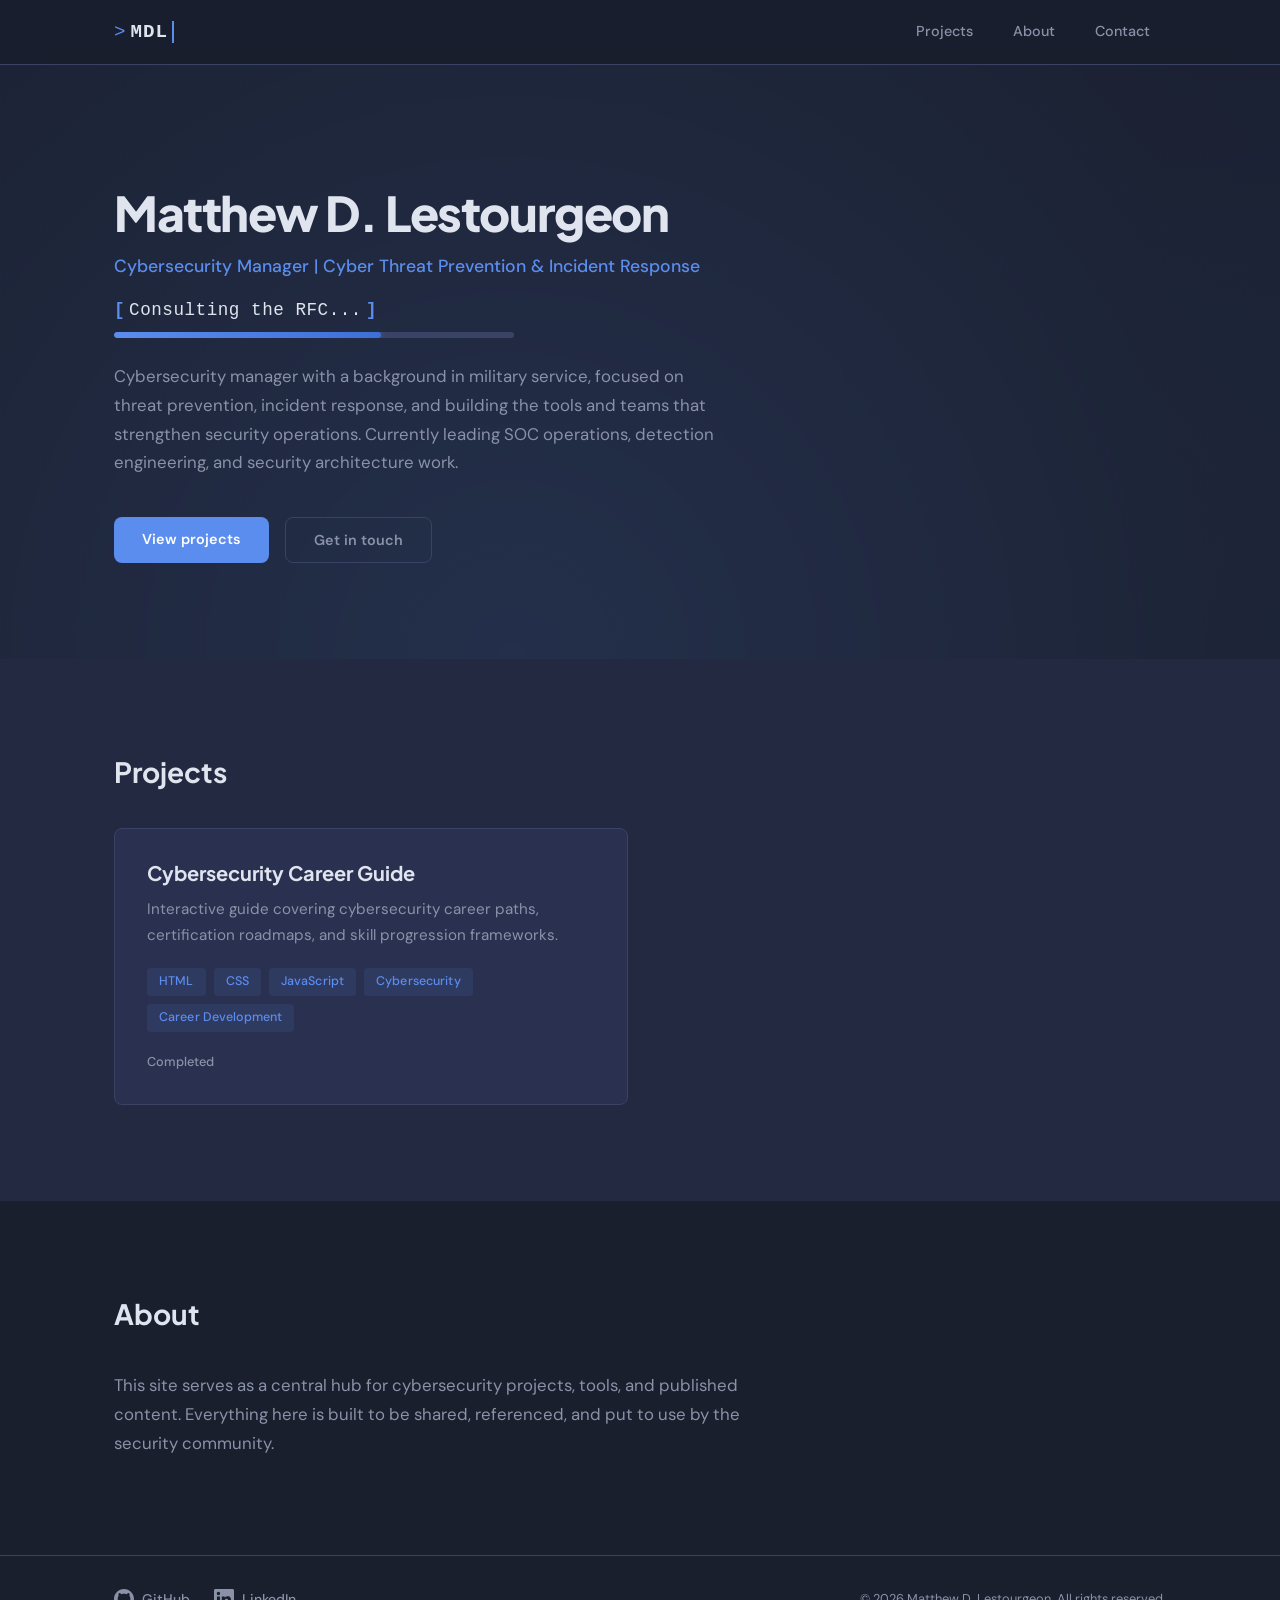
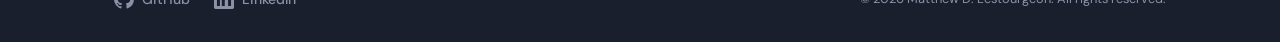
<file: index.html>
<!DOCTYPE html>
<html lang="en">
<head>
    <meta charset="UTF-8">
    <meta name="viewport" content="width=device-width, initial-scale=1.0">
    <title>Matthew D. Lestourgeon | Cybersecurity Manager</title>
    <meta name="description" content="Cybersecurity manager focused on threat prevention, incident response, detection engineering, and security tooling. Builder of tools and teams.">
    <meta property="og:title" content="Matthew D. Lestourgeon | Cybersecurity Manager">
    <meta property="og:description" content="Cybersecurity leader. Builder of tools and teams.">
    <meta property="og:type" content="website">
    <link rel="icon" href="data:image/svg+xml,<svg xmlns='http://www.w3.org/2000/svg' viewBox='0 0 100 100'><rect width='100' height='100' rx='12' fill='%235b8def'/><text x='50' y='68' font-family='sans-serif' font-size='48' font-weight='700' fill='%23fff' text-anchor='middle'>ML</text></svg>">
    <link rel="preconnect" href="https://fonts.googleapis.com">
    <link rel="preconnect" href="https://fonts.gstatic.com" crossorigin>
    <link href="https://fonts.googleapis.com/css2?family=DM+Sans:ital,opsz,wght@0,9..40,400;0,9..40,500;0,9..40,700;1,9..40,400&family=Plus+Jakarta+Sans:wght@600;700;800&display=swap" rel="stylesheet">
    <link rel="stylesheet" href="styles.css">
</head>
<body>
    <header class="site-header" id="site-header">
        <nav class="nav-container">
            <a href="/" class="nav-logo"><span class="logo-bracket">&gt;</span>MDL<span class="logo-cursor"></span></a>
            <button class="nav-toggle" aria-label="Toggle navigation" aria-expanded="false">
                <span></span>
                <span></span>
                <span></span>
            </button>
            <ul class="nav-links">
                <li><a href="#projects">Projects</a></li>
                <li><a href="#about">About</a></li>
                <li><a href="https://www.linkedin.com/in/matthew-lestourgeon">Contact</a></li>
            </ul>
        </nav>
    </header>

    <main>
        <section class="hero" id="hero">
            <div class="container">
                <div class="hero-content">
                    <h1 class="hero-name">Matthew D. Lestourgeon</h1>
                    <p class="hero-role">Cybersecurity Manager | Cyber Threat Prevention &amp; Incident Response</p>
                    <div class="hero-loader" aria-label="Cybersecurity leader. Builder of tools and teams.">
                        <div class="hero-loader-text">
                            <span class="hero-loader-bracket">[</span>
                            <span class="hero-loader-label">Building tools...</span>
                            <span class="hero-loader-bracket">]</span>
                        </div>
                        <div class="hero-loader-bar">
                            <div class="hero-loader-fill"></div>
                        </div>
                    </div>
                    <p class="hero-bio">Cybersecurity manager with a background in military service, focused on threat prevention, incident response, and building the tools and teams that strengthen security operations. Currently leading SOC operations, detection engineering, and security architecture work.</p>
                    <div class="hero-actions">
                        <a href="#projects" class="btn btn-primary">View projects</a>
                        <a href="https://www.linkedin.com/in/matthew-lestourgeon" class="btn btn-secondary">Get in touch</a>
                    </div>
                </div>
            </div>
            <div class="hero-bg" aria-hidden="true"></div>
        </section>

        <section class="projects" id="projects">
            <div class="container">
                <h2 class="section-heading">Projects</h2>
                <div class="project-grid">
                    <!-- BEGIN_PROJECT_GRID -->

                    <a href="projects/cybersecurity-career-guide/career-guide.html" class="project-card" data-animate>
                        <div class="project-card-body">
                            <h3 class="project-card-title">Cybersecurity Career Guide</h3>
                            <p class="project-card-desc">Interactive guide covering cybersecurity career paths, certification roadmaps, and skill progression frameworks.</p>
                            <div class="project-card-tags">
                                <span class="tag">HTML</span>
                                <span class="tag">CSS</span>
                                <span class="tag">JavaScript</span>
                                <span class="tag">Cybersecurity</span>
                                <span class="tag">Career Development</span>
                            </div>
                        </div>
                        <span class="project-card-status">Completed</span>
                    </a>

                    <!-- To add a new project: add it to publish-config.json, stage in _source/, and run publish -->

                    <!-- END_PROJECT_GRID -->
                </div>
            </div>
        </section>

        <section class="about" id="about">
            <div class="container">
                <h2 class="section-heading">About</h2>
                <div class="about-content">
                    <p>This site serves as a central hub for cybersecurity projects, tools, and published content. Everything here is built to be shared, referenced, and put to use by the security community.</p>
                </div>
            </div>
        </section>
    </main>

    <footer class="site-footer">
        <div class="container footer-inner">
            <div class="footer-links">
                <a href="https://github.com/Sedulity42" class="footer-link">
                    <svg width="20" height="20" viewBox="0 0 24 24" fill="currentColor" aria-hidden="true"><path d="M12 0C5.37 0 0 5.37 0 12c0 5.31 3.435 9.795 8.205 11.385.6.105.825-.255.825-.57 0-.285-.015-1.23-.015-2.235-3.015.555-3.795-.735-4.035-1.41-.135-.345-.72-1.41-1.23-1.695-.42-.225-1.02-.78-.015-.795.945-.015 1.62.87 1.845 1.23 1.08 1.815 2.805 1.305 3.495.99.105-.78.42-1.305.765-1.605-2.67-.3-5.46-1.335-5.46-5.925 0-1.305.465-2.385 1.23-3.225-.12-.3-.54-1.53.12-3.18 0 0 1.005-.315 3.3 1.23.96-.27 1.98-.405 3-.405s2.04.135 3 .405c2.295-1.56 3.3-1.23 3.3-1.23.66 1.65.24 2.88.12 3.18.765.84 1.23 1.905 1.23 3.225 0 4.605-2.805 5.625-5.475 5.925.435.375.81 1.095.81 2.22 0 1.605-.015 2.895-.015 3.3 0 .315.225.69.825.57A12.02 12.02 0 0024 12c0-6.63-5.37-12-12-12z"/></svg>
                    GitHub
                </a>
                <a href="https://www.linkedin.com/in/matthew-lestourgeon" class="footer-link">
                    <svg width="20" height="20" viewBox="0 0 24 24" fill="currentColor" aria-hidden="true"><path d="M20.447 20.452h-3.554v-5.569c0-1.328-.027-3.037-1.852-3.037-1.853 0-2.136 1.445-2.136 2.939v5.667H9.351V9h3.414v1.561h.046c.477-.9 1.637-1.85 3.37-1.85 3.601 0 4.267 2.37 4.267 5.455v6.286zM5.337 7.433a2.062 2.062 0 01-2.063-2.065 2.064 2.064 0 112.063 2.065zm1.782 13.019H3.555V9h3.564v11.452zM22.225 0H1.771C.792 0 0 .774 0 1.729v20.542C0 23.227.792 24 1.771 24h20.451C23.2 24 24 23.227 24 22.271V1.729C24 .774 23.2 0 22.222 0h.003z"/></svg>
                    LinkedIn
                </a>
            </div>
            <p class="footer-copy">&copy; 2026 Matthew D. Lestourgeon. All rights reserved.</p>
        </div>
    </footer>

    <script src="main.js"></script>
</body>
</html>
</file>
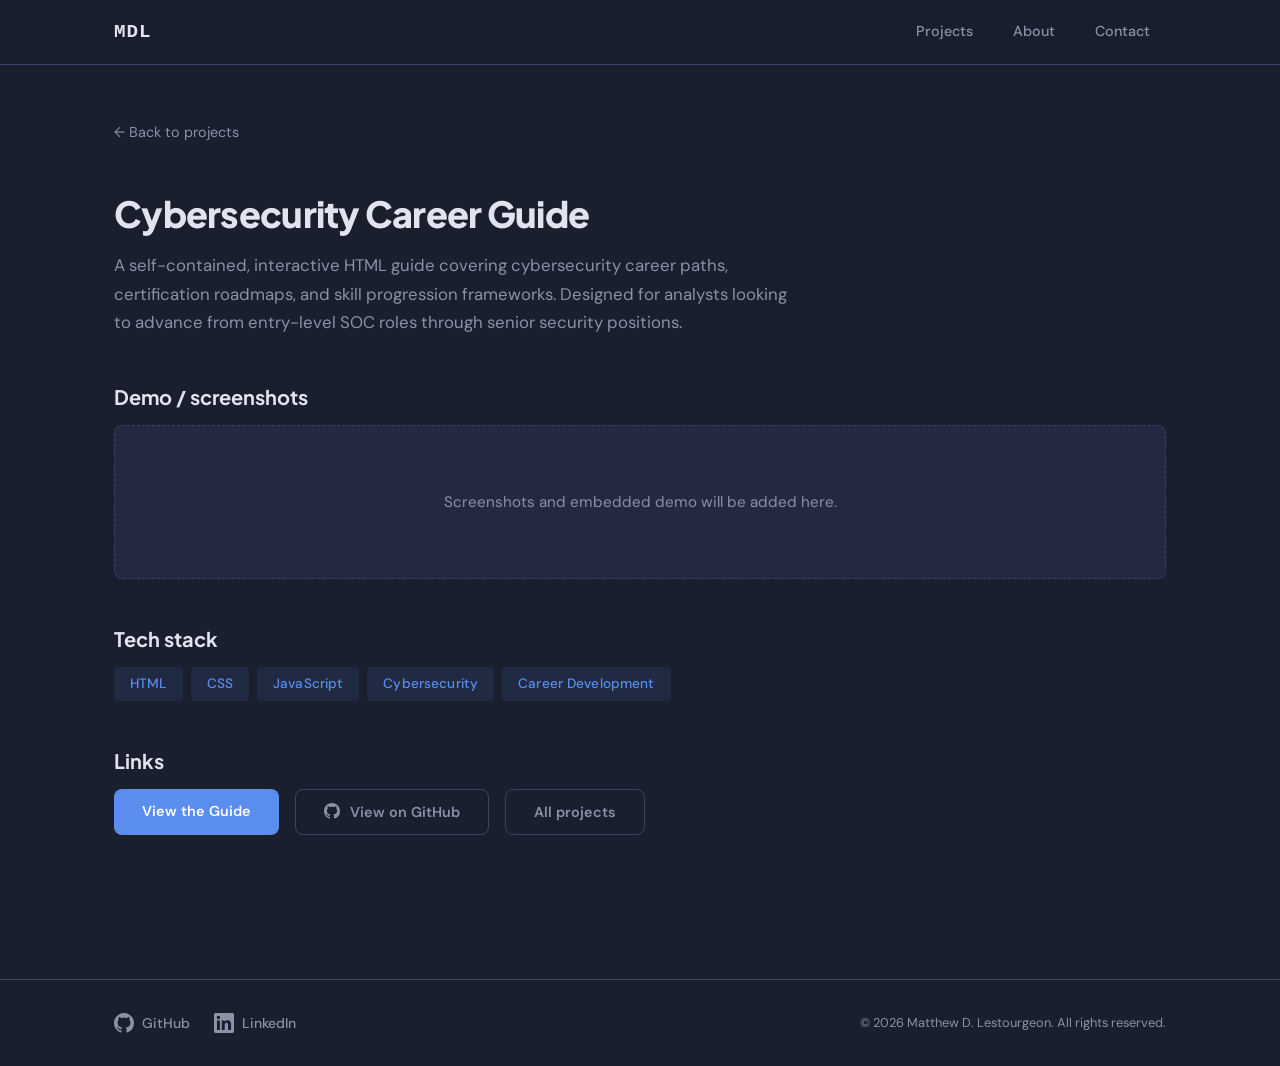
<file: projects/cybersecurity-career-guide.html>
<!DOCTYPE html>
<html lang="en">
<head>
    <meta charset="UTF-8">
    <meta name="viewport" content="width=device-width, initial-scale=1.0">
    <title>Cybersecurity Career Guide | Matthew D. Lestourgeon</title>
    <meta name="description" content="A self-contained, interactive HTML guide covering cybersecurity career paths, certification roadmaps, and skill progression frameworks.">
    <meta property="og:title" content="Cybersecurity Career Guide | Matthew D. Lestourgeon">
    <meta property="og:description" content="Interactive guide covering cybersecurity career paths, certification roadmaps, and skill progression frameworks.">
    <meta property="og:type" content="article">
    <link rel="icon" href="data:image/svg+xml,<svg xmlns='http://www.w3.org/2000/svg' viewBox='0 0 100 100'><rect width='100' height='100' rx='12' fill='%235b8def'/><text x='50' y='68' font-family='sans-serif' font-size='48' font-weight='700' fill='%23fff' text-anchor='middle'>ML</text></svg>">
    <link rel="preconnect" href="https://fonts.googleapis.com">
    <link rel="preconnect" href="https://fonts.gstatic.com" crossorigin>
    <link href="https://fonts.googleapis.com/css2?family=DM+Sans:ital,opsz,wght@0,9..40,400;0,9..40,500;0,9..40,700;1,9..40,400&family=Plus+Jakarta+Sans:wght@600;700;800&display=swap" rel="stylesheet">
    <link rel="stylesheet" href="../styles.css">
</head>
<body>
    <header class="site-header" id="site-header">
        <nav class="nav-container">
            <a href="../" class="nav-logo">MDL</a>
            <button class="nav-toggle" aria-label="Toggle navigation" aria-expanded="false">
                <span></span>
                <span></span>
                <span></span>
            </button>
            <ul class="nav-links">
                <li><a href="../#projects">Projects</a></li>
                <li><a href="../#about">About</a></li>
                <li><a href="https://www.linkedin.com/in/matthew-lestourgeon">Contact</a></li>
            </ul>
        </nav>
    </header>

    <main>
        <article class="container" style="padding-top: 48px; padding-bottom: 96px;">
            <a href="../#projects" class="page-back">&larr; Back to projects</a>

            <h1 class="page-title">Cybersecurity Career Guide</h1>
            <p class="page-desc">A self-contained, interactive HTML guide covering cybersecurity career paths, certification roadmaps, and skill progression frameworks. Designed for analysts looking to advance from entry-level SOC roles through senior security positions.</p>

            <div class="detail-section">
                <h2>Demo / screenshots</h2>
                <div class="detail-placeholder">
                    Screenshots and embedded demo will be added here.
                </div>
            </div>

            <div class="detail-section">
                <h2>Tech stack</h2>
                <ul class="detail-tech-list">
                    <li><span class="tag">HTML</span></li>
                    <li><span class="tag">CSS</span></li>
                    <li><span class="tag">JavaScript</span></li>
                    <li><span class="tag">Cybersecurity</span></li>
                    <li><span class="tag">Career Development</span></li>
                </ul>
            </div>

            <div class="detail-section">
                <h2>Links</h2>
                <div class="detail-links">
                    <a href="cybersecurity-career-guide/career-guide.html" class="btn btn-primary">View the Guide</a>
                    <a href="https://github.com/Sedulity42" class="btn btn-secondary">
                        <svg width="16" height="16" viewBox="0 0 24 24" fill="currentColor" aria-hidden="true" style="vertical-align: -2px; margin-right: 6px;"><path d="M12 0C5.37 0 0 5.37 0 12c0 5.31 3.435 9.795 8.205 11.385.6.105.825-.255.825-.57 0-.285-.015-1.23-.015-2.235-3.015.555-3.795-.735-4.035-1.41-.135-.345-.72-1.41-1.23-1.695-.42-.225-1.02-.78-.015-.795.945-.015 1.62.87 1.845 1.23 1.08 1.815 2.805 1.305 3.495.99.105-.78.42-1.305.765-1.605-2.67-.3-5.46-1.335-5.46-5.925 0-1.305.465-2.385 1.23-3.225-.12-.3-.54-1.53.12-3.18 0 0 1.005-.315 3.3 1.23.96-.27 1.98-.405 3-.405s2.04.135 3 .405c2.295-1.56 3.3-1.23 3.3-1.23.66 1.65.24 2.88.12 3.18.765.84 1.23 1.905 1.23 3.225 0 4.605-2.805 5.625-5.475 5.925.435.375.81 1.095.81 2.22 0 1.605-.015 2.895-.015 3.3 0 .315.225.69.825.57A12.02 12.02 0 0024 12c0-6.63-5.37-12-12-12z"/></svg>
                        View on GitHub
                    </a>
                    <a href="../#projects" class="btn btn-secondary">All projects</a>
                </div>
            </div>
        </article>
    </main>

    <footer class="site-footer">
        <div class="container footer-inner">
            <div class="footer-links">
                <a href="https://github.com/Sedulity42" class="footer-link">
                    <svg width="20" height="20" viewBox="0 0 24 24" fill="currentColor" aria-hidden="true"><path d="M12 0C5.37 0 0 5.37 0 12c0 5.31 3.435 9.795 8.205 11.385.6.105.825-.255.825-.57 0-.285-.015-1.23-.015-2.235-3.015.555-3.795-.735-4.035-1.41-.135-.345-.72-1.41-1.23-1.695-.42-.225-1.02-.78-.015-.795.945-.015 1.62.87 1.845 1.23 1.08 1.815 2.805 1.305 3.495.99.105-.78.42-1.305.765-1.605-2.67-.3-5.46-1.335-5.46-5.925 0-1.305.465-2.385 1.23-3.225-.12-.3-.54-1.53.12-3.18 0 0 1.005-.315 3.3 1.23.96-.27 1.98-.405 3-.405s2.04.135 3 .405c2.295-1.56 3.3-1.23 3.3-1.23.66 1.65.24 2.88.12 3.18.765.84 1.23 1.905 1.23 3.225 0 4.605-2.805 5.625-5.475 5.925.435.375.81 1.095.81 2.22 0 1.605-.015 2.895-.015 3.3 0 .315.225.69.825.57A12.02 12.02 0 0024 12c0-6.63-5.37-12-12-12z"/></svg>
                    GitHub
                </a>
                <a href="https://www.linkedin.com/in/matthew-lestourgeon" class="footer-link">
                    <svg width="20" height="20" viewBox="0 0 24 24" fill="currentColor" aria-hidden="true"><path d="M20.447 20.452h-3.554v-5.569c0-1.328-.027-3.037-1.852-3.037-1.853 0-2.136 1.445-2.136 2.939v5.667H9.351V9h3.414v1.561h.046c.477-.9 1.637-1.85 3.37-1.85 3.601 0 4.267 2.37 4.267 5.455v6.286zM5.337 7.433a2.062 2.062 0 01-2.063-2.065 2.064 2.064 0 112.063 2.065zm1.782 13.019H3.555V9h3.564v11.452zM22.225 0H1.771C.792 0 0 .774 0 1.729v20.542C0 23.227.792 24 1.771 24h20.451C23.2 24 24 23.227 24 22.271V1.729C24 .774 23.2 0 22.222 0h.003z"/></svg>
                    LinkedIn
                </a>
            </div>
            <p class="footer-copy">&copy; 2026 Matthew D. Lestourgeon. All rights reserved.</p>
        </div>
    </footer>

    <script src="../main.js"></script>
</body>
</html>
</file>
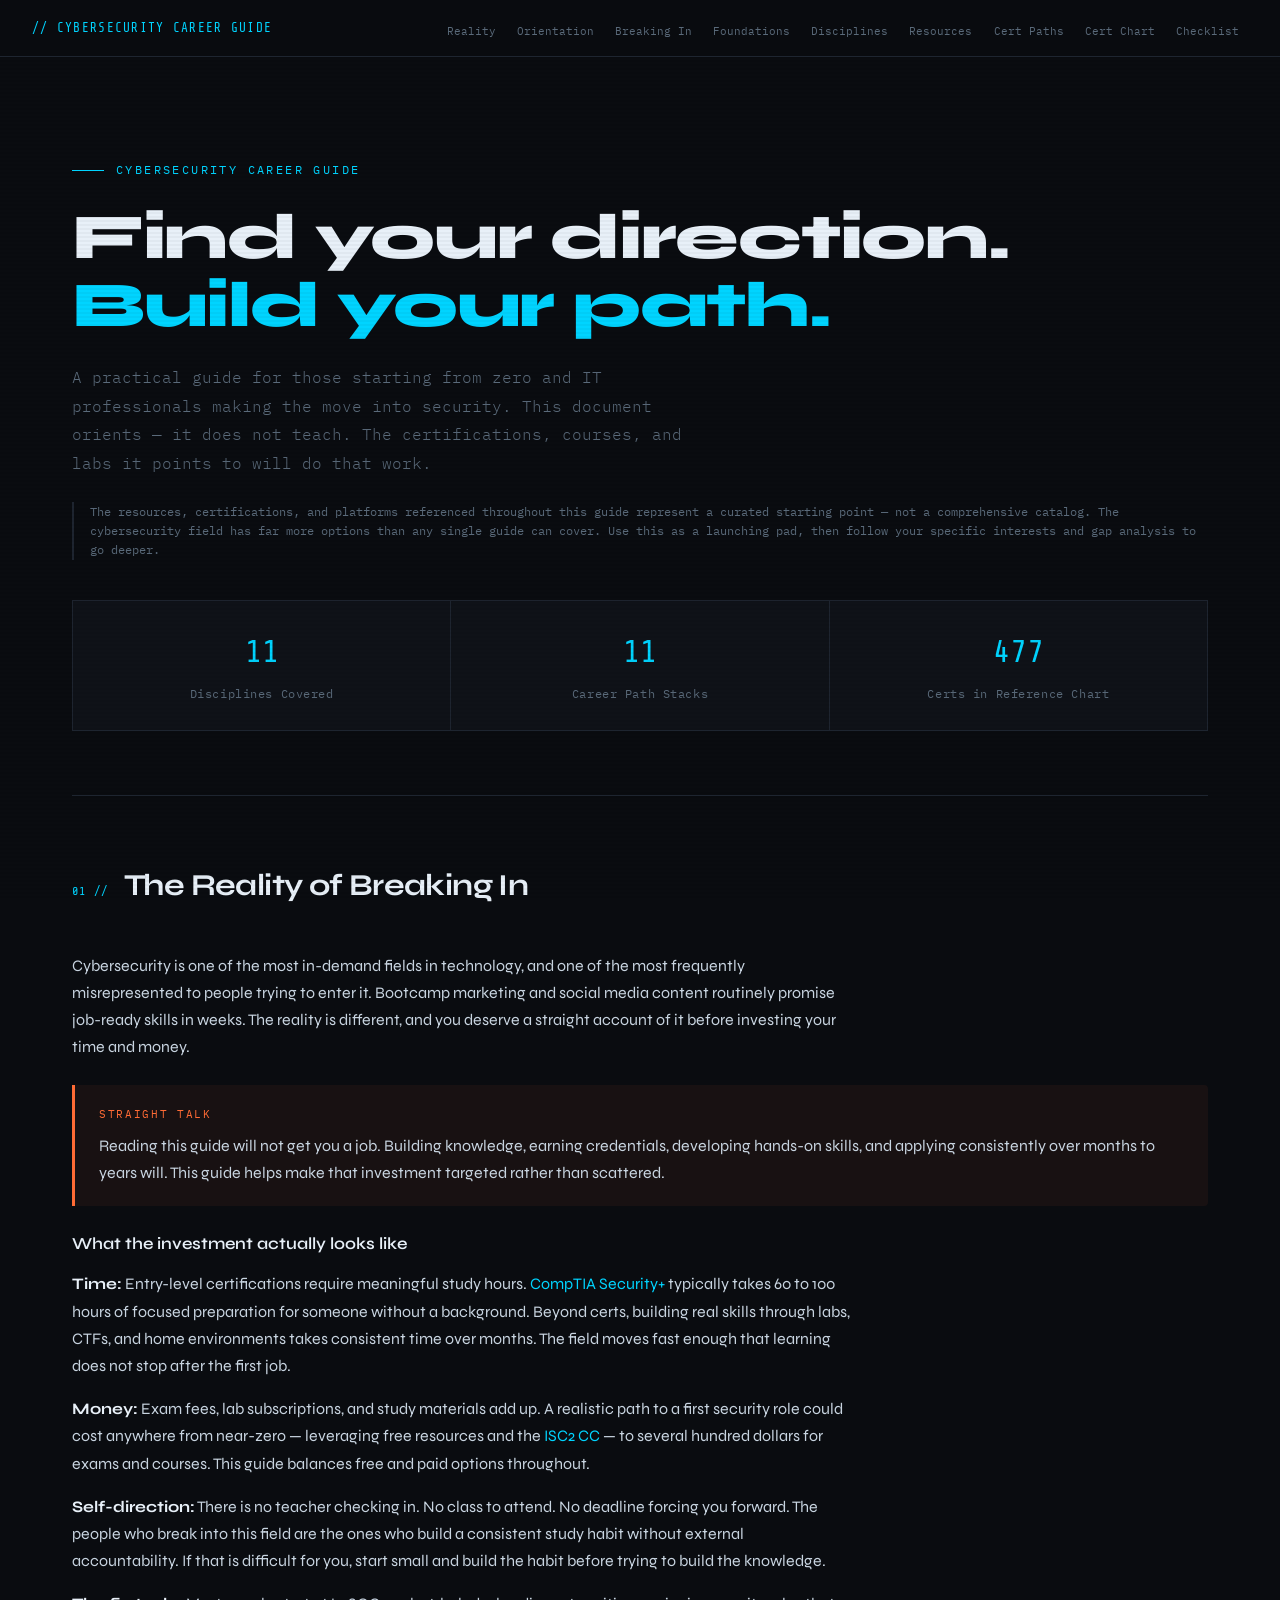
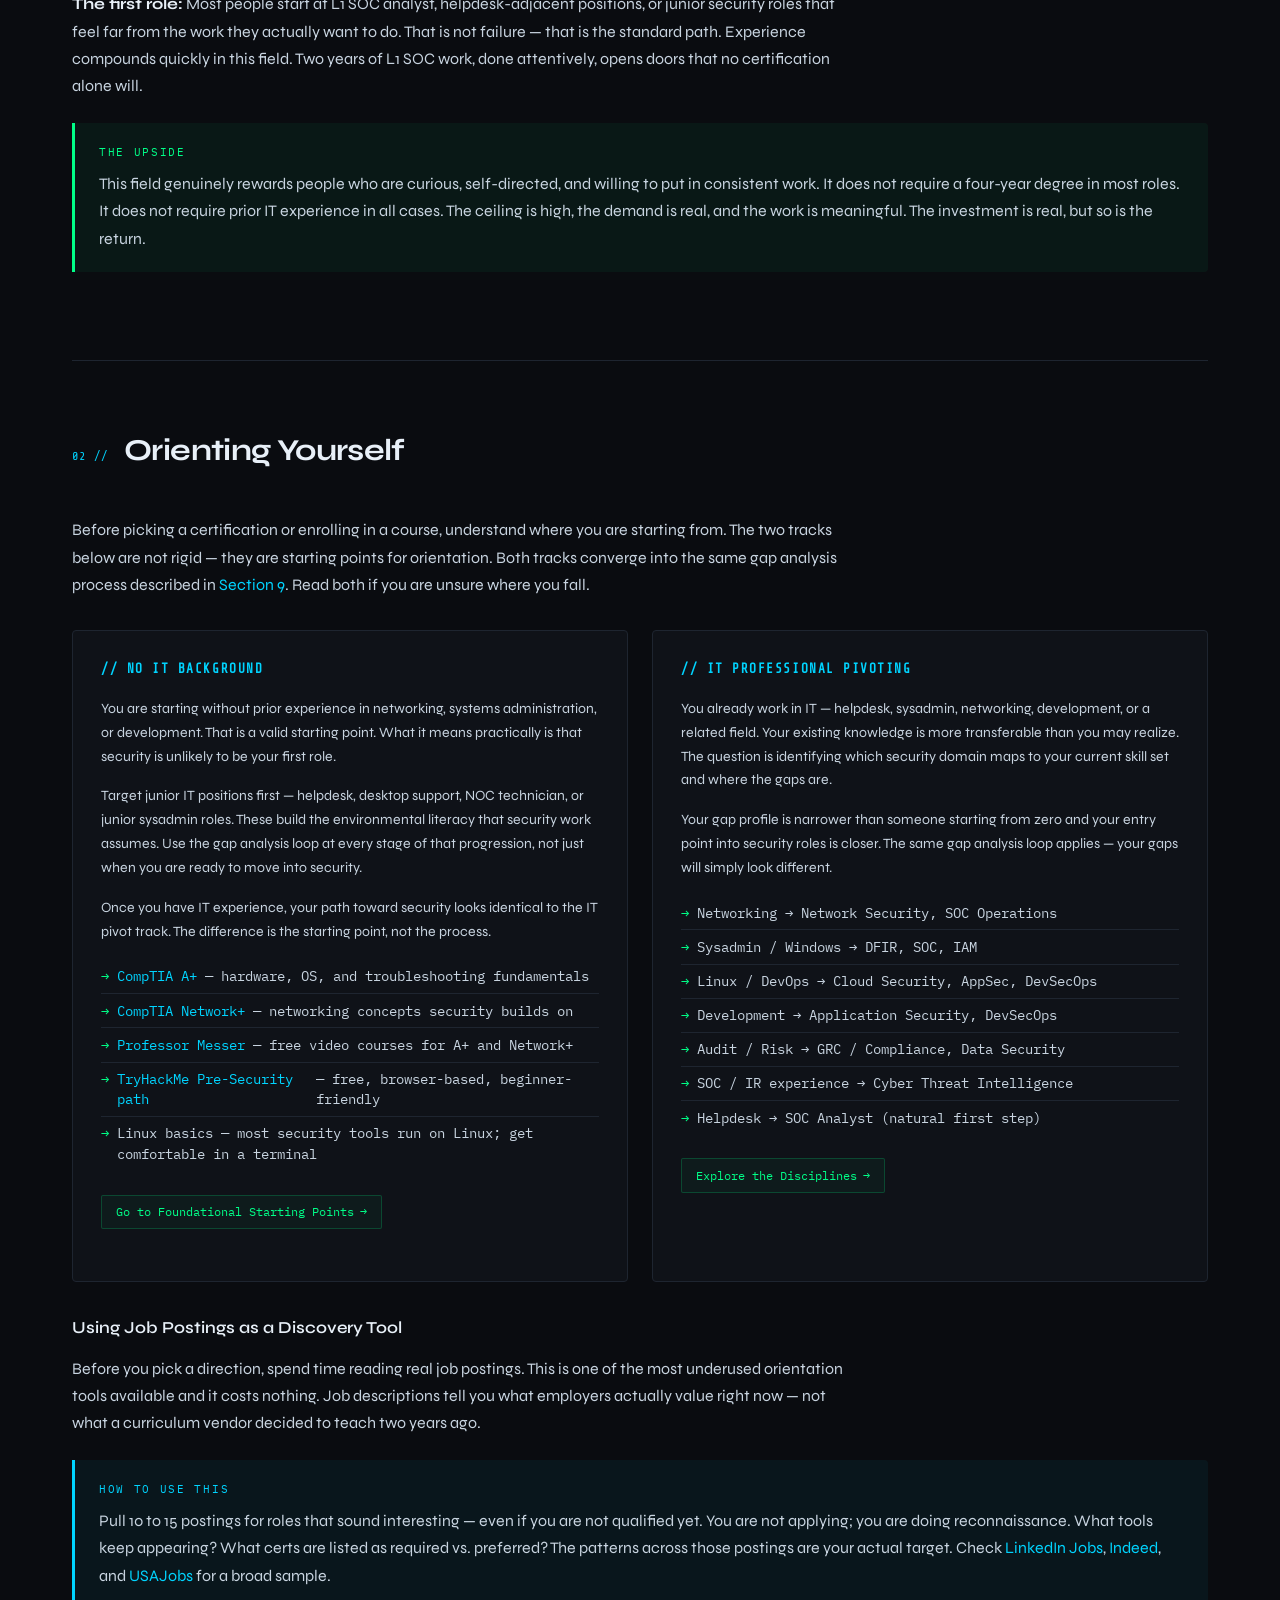
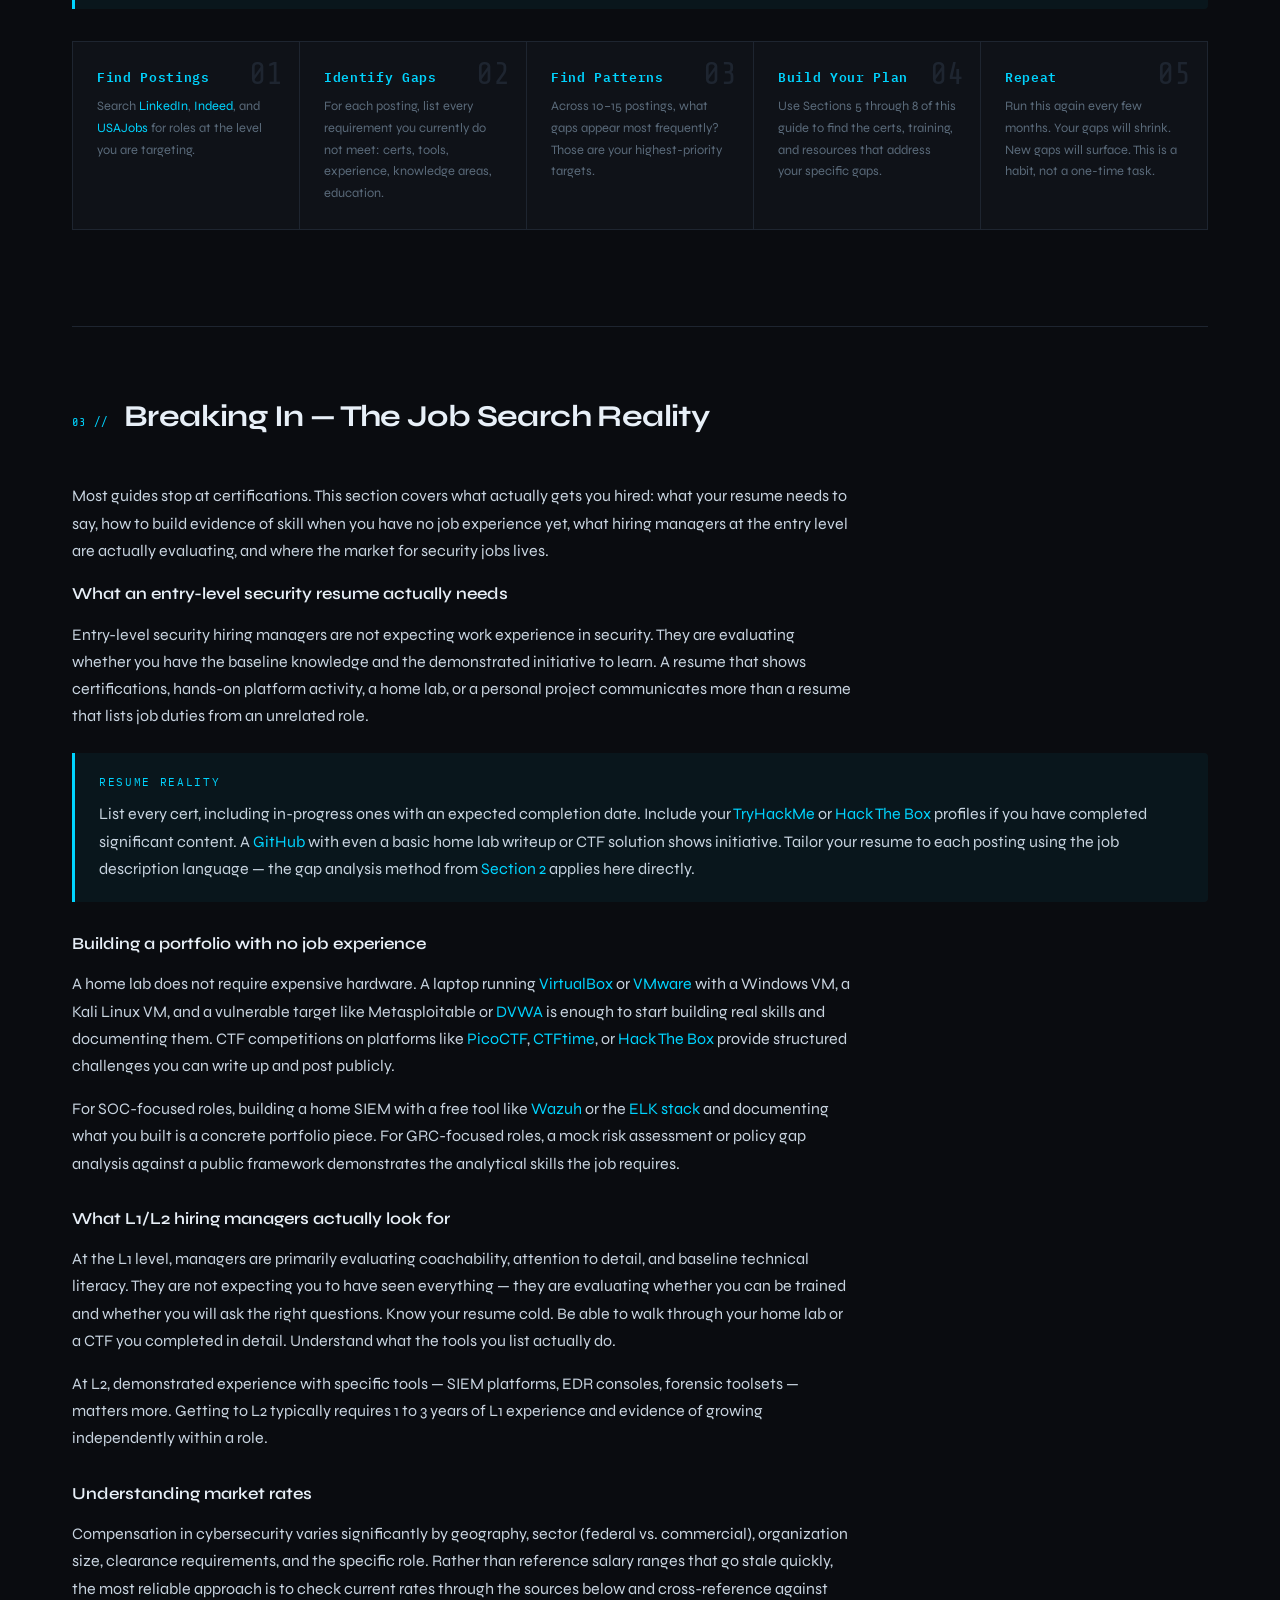
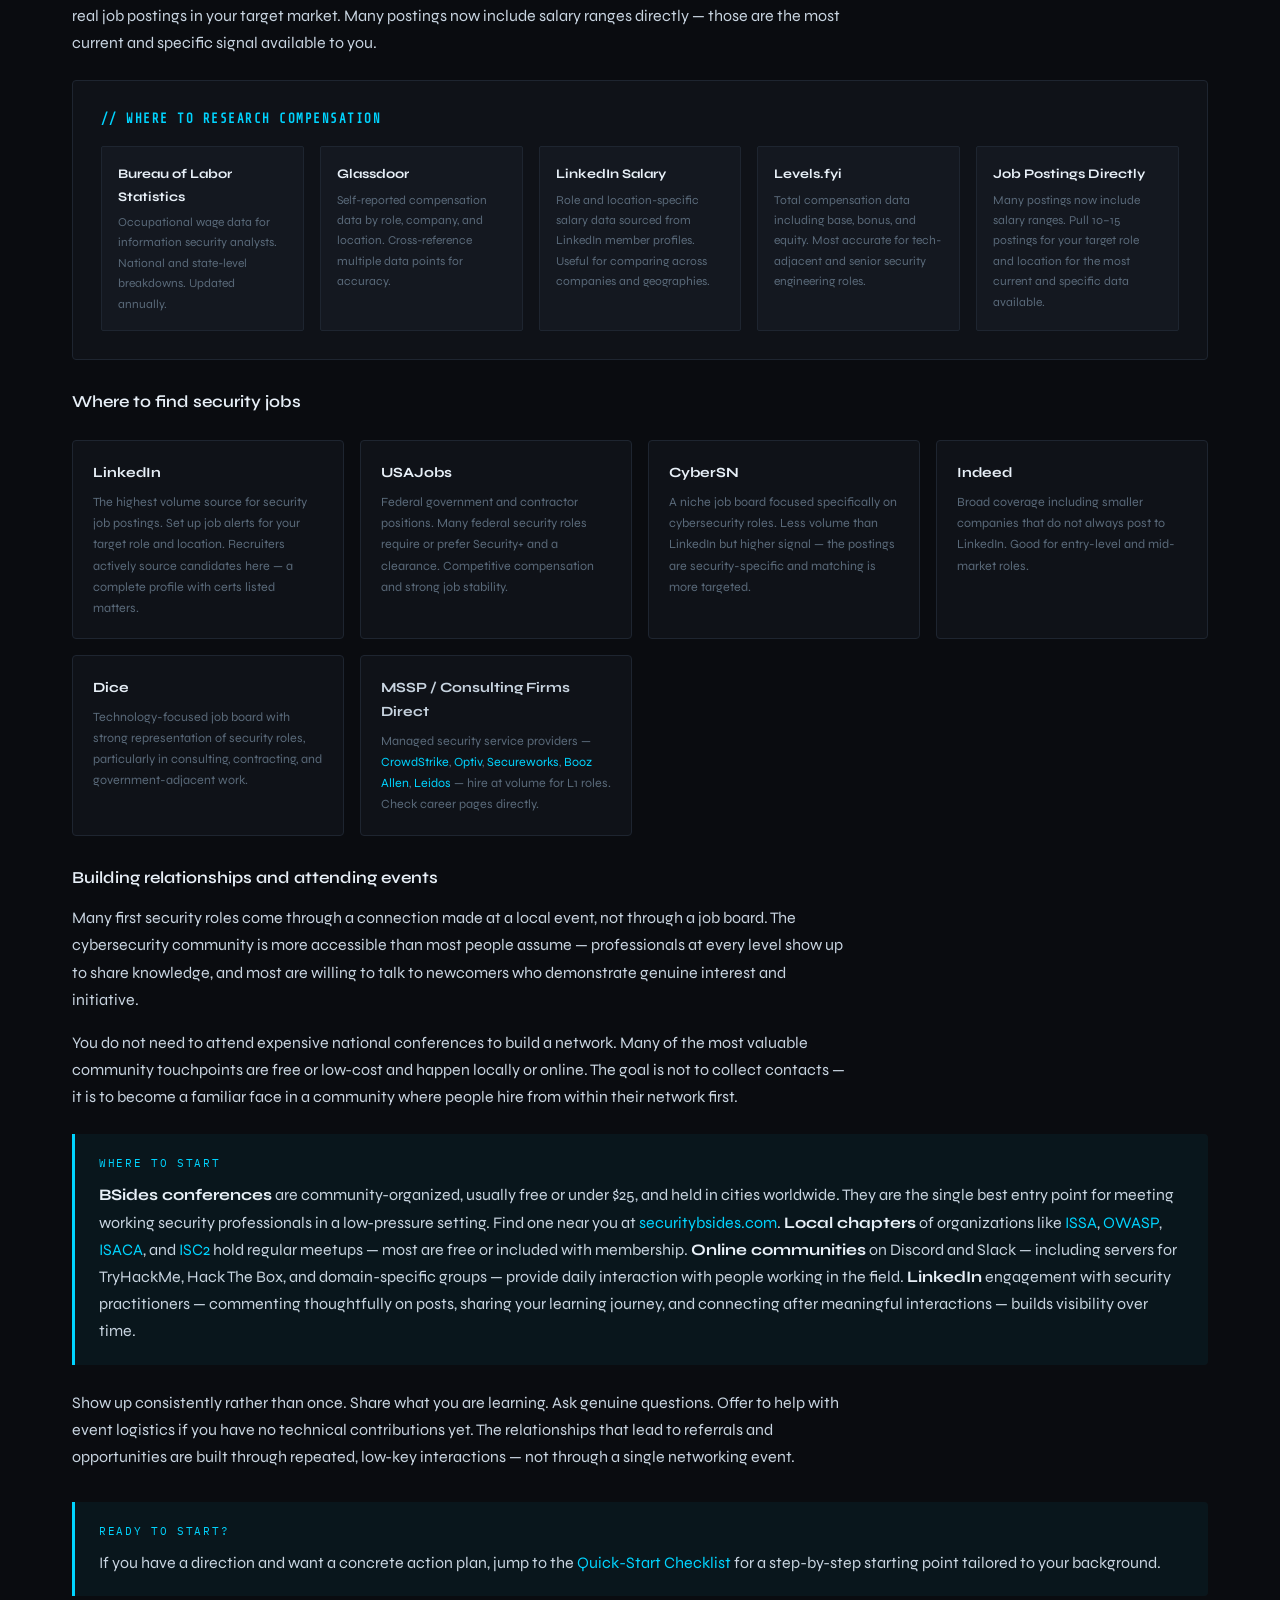
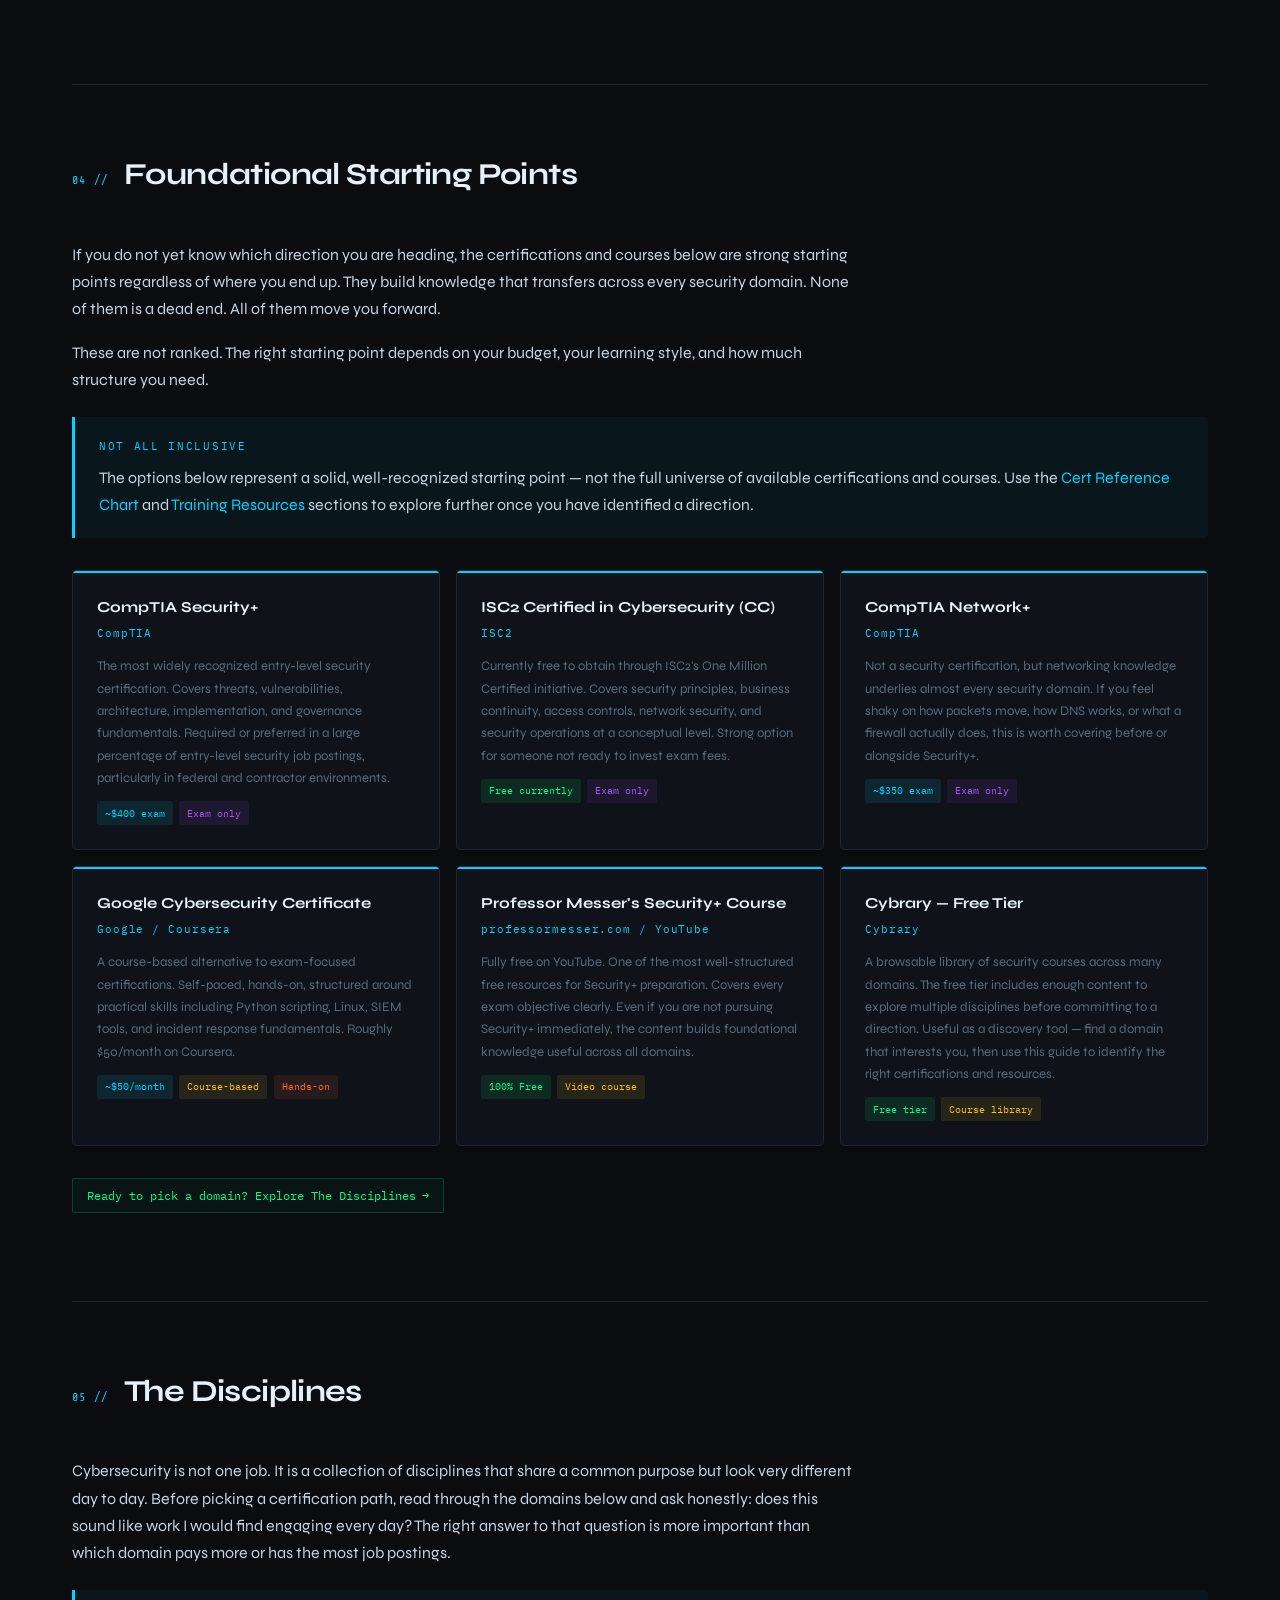
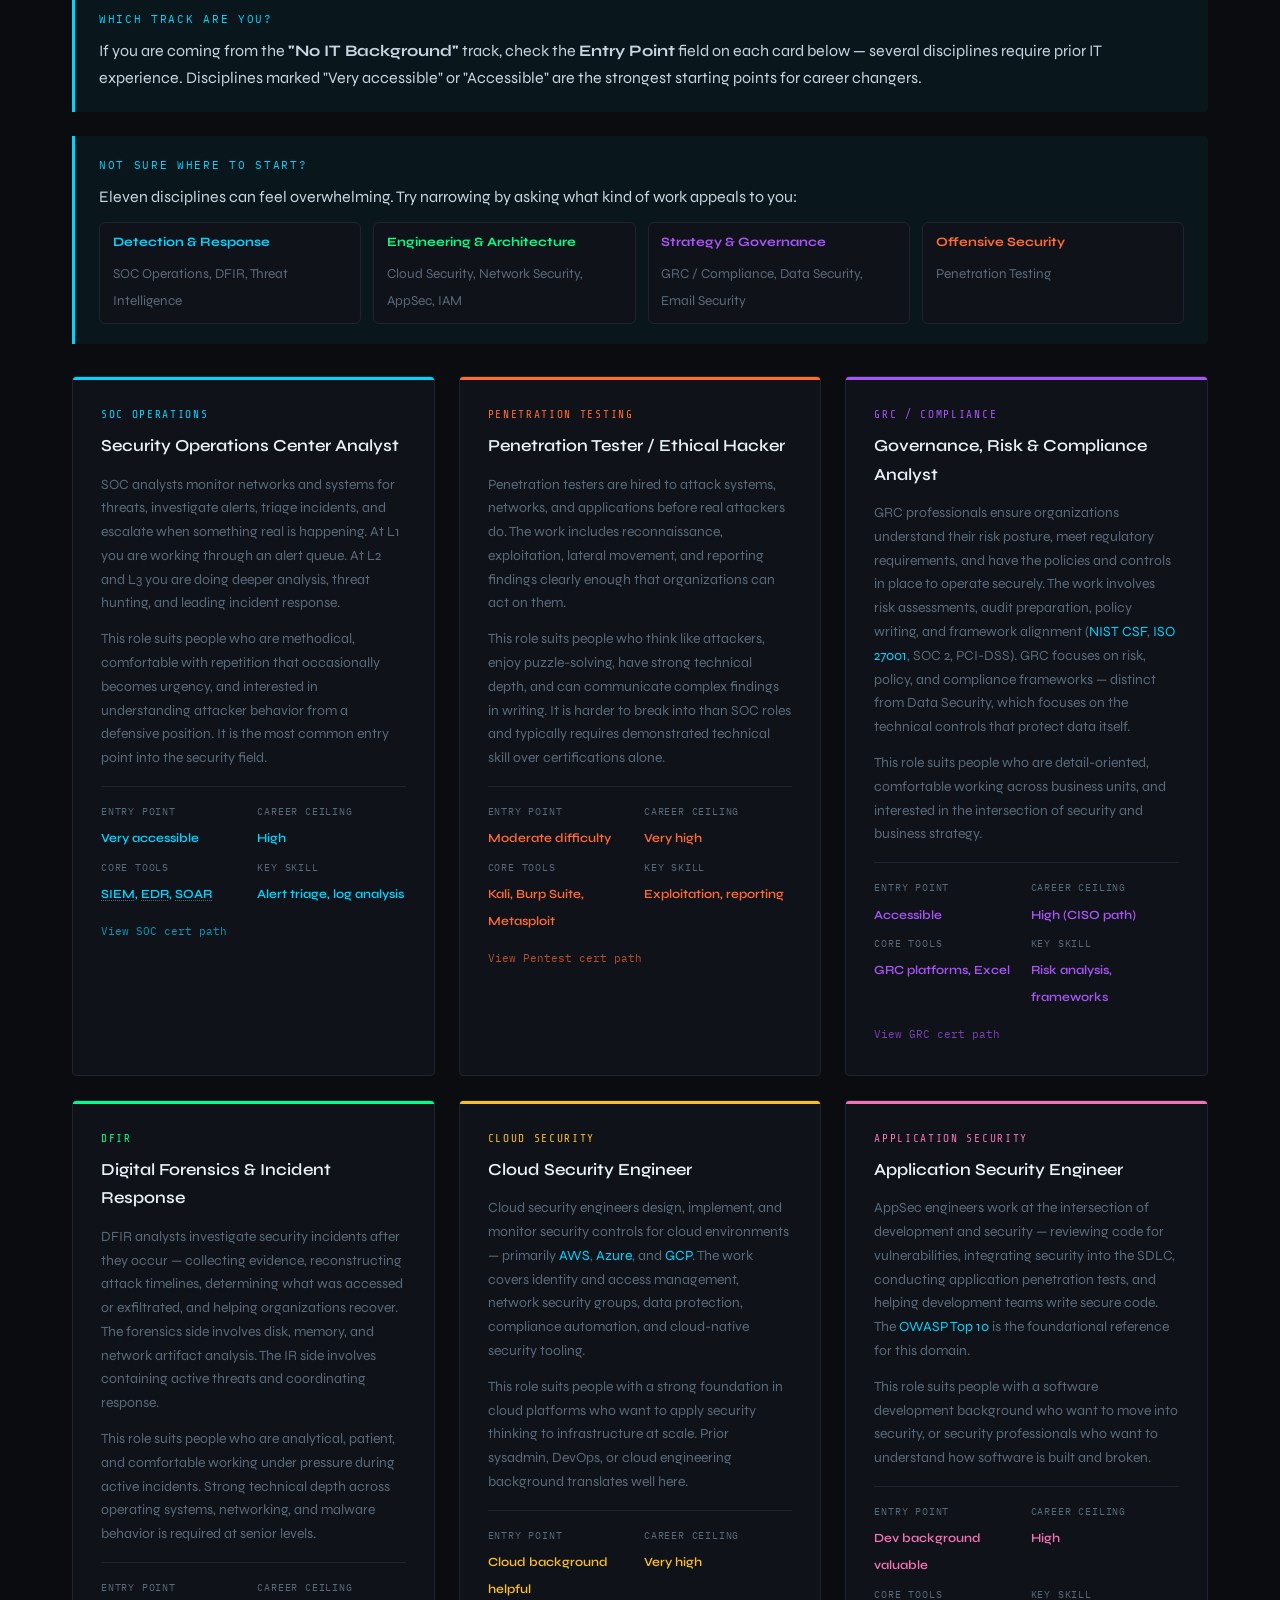
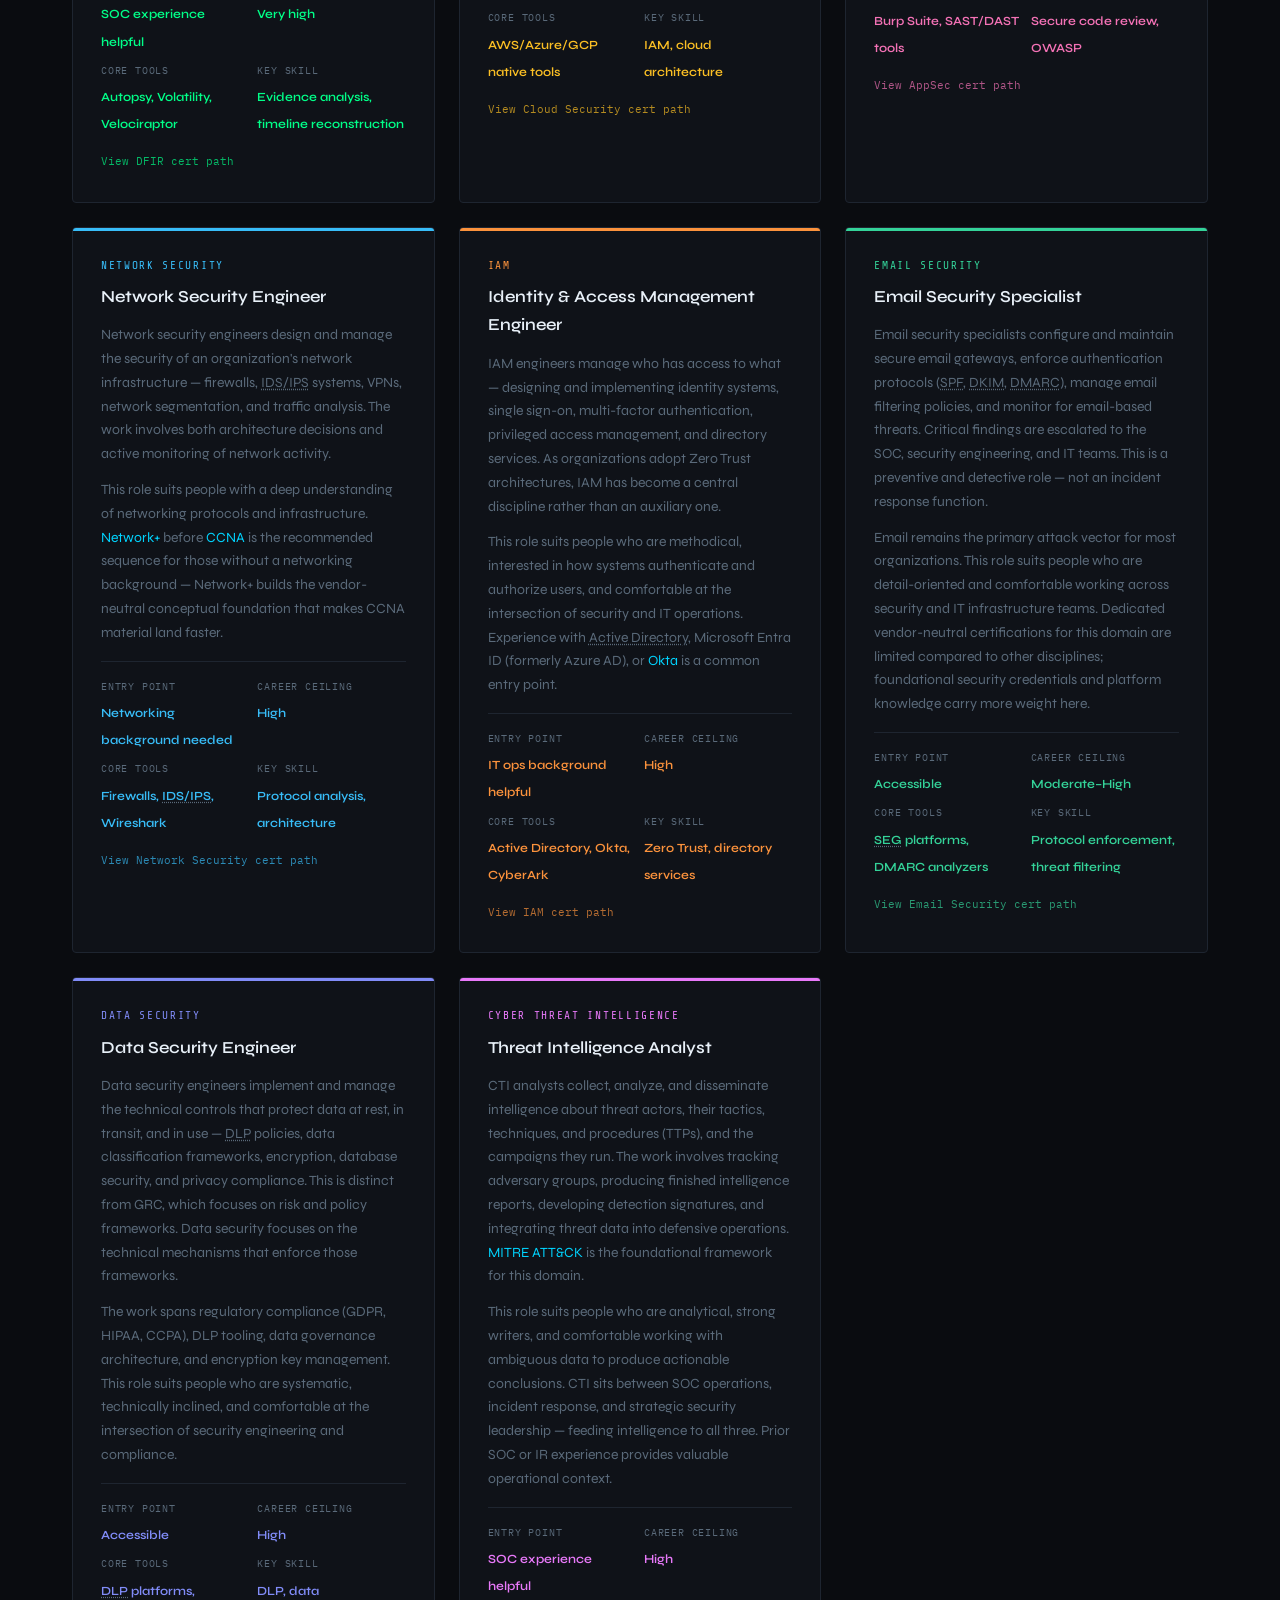
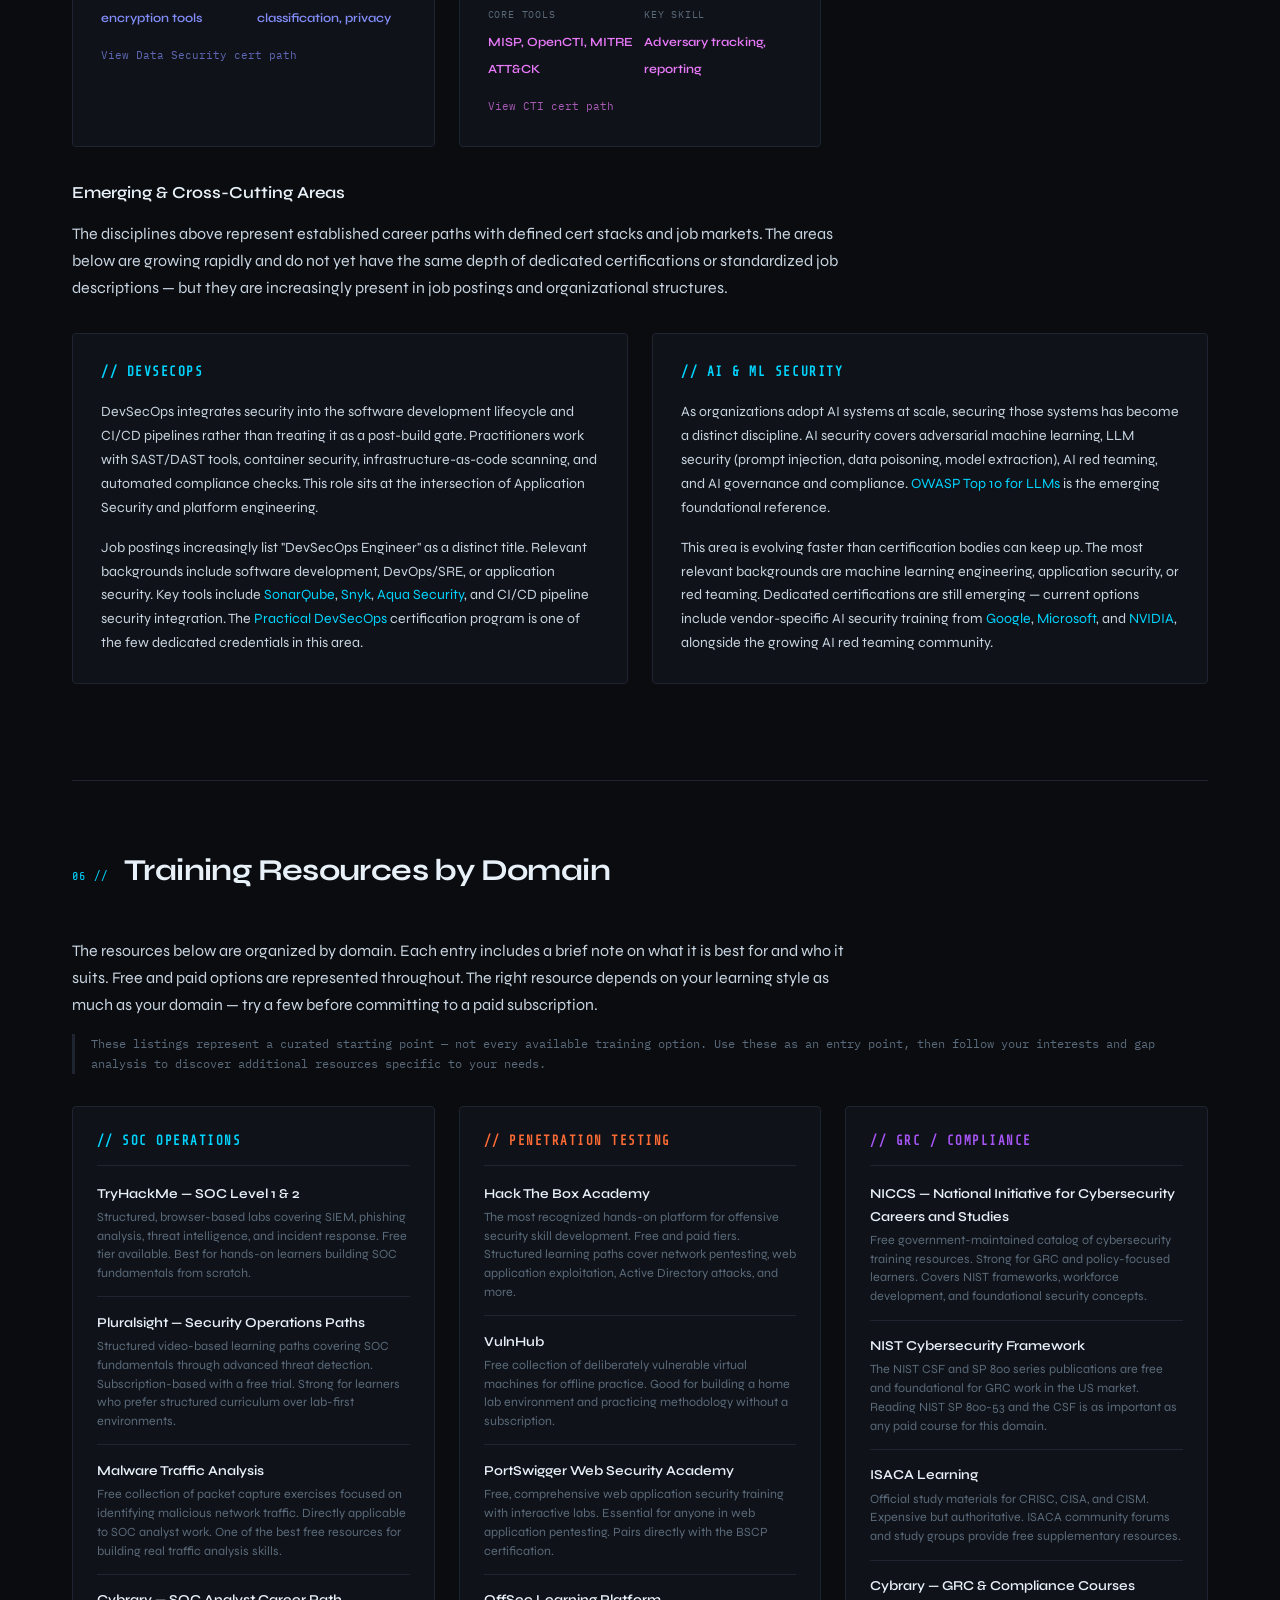
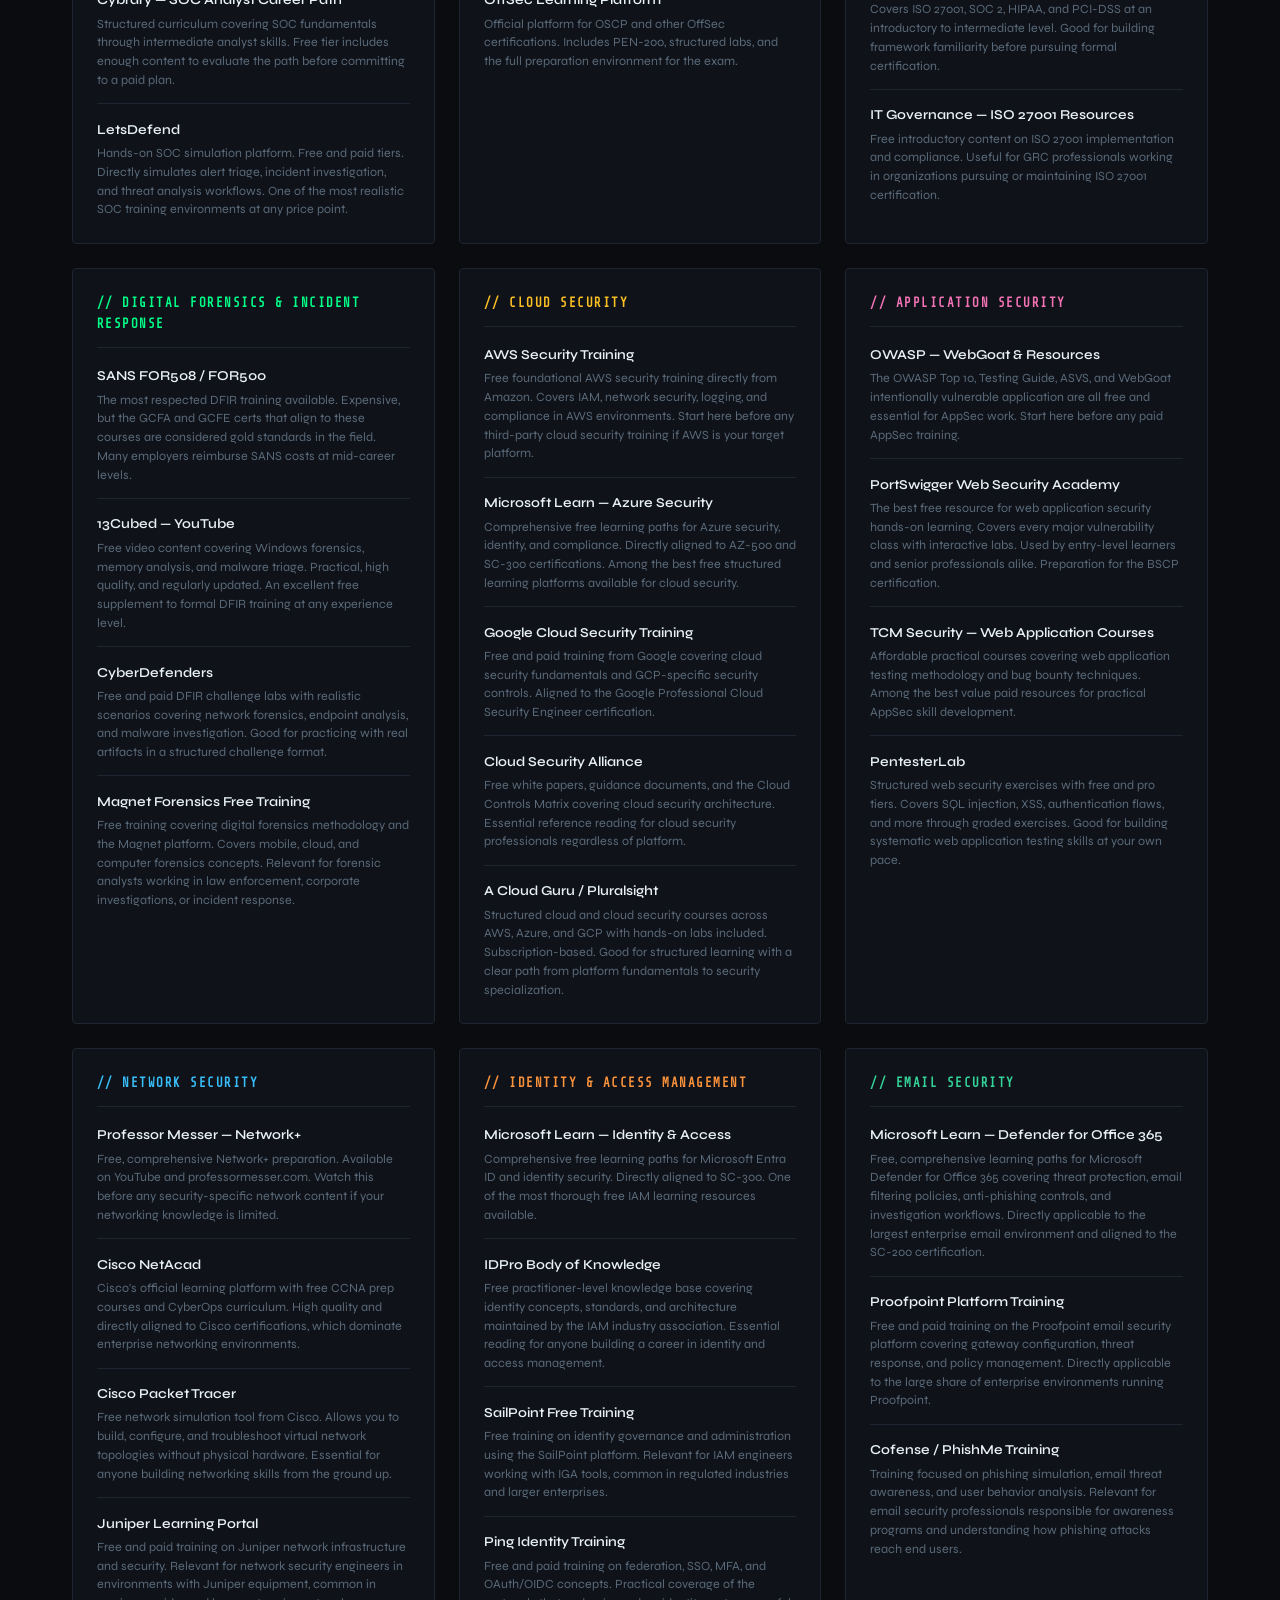
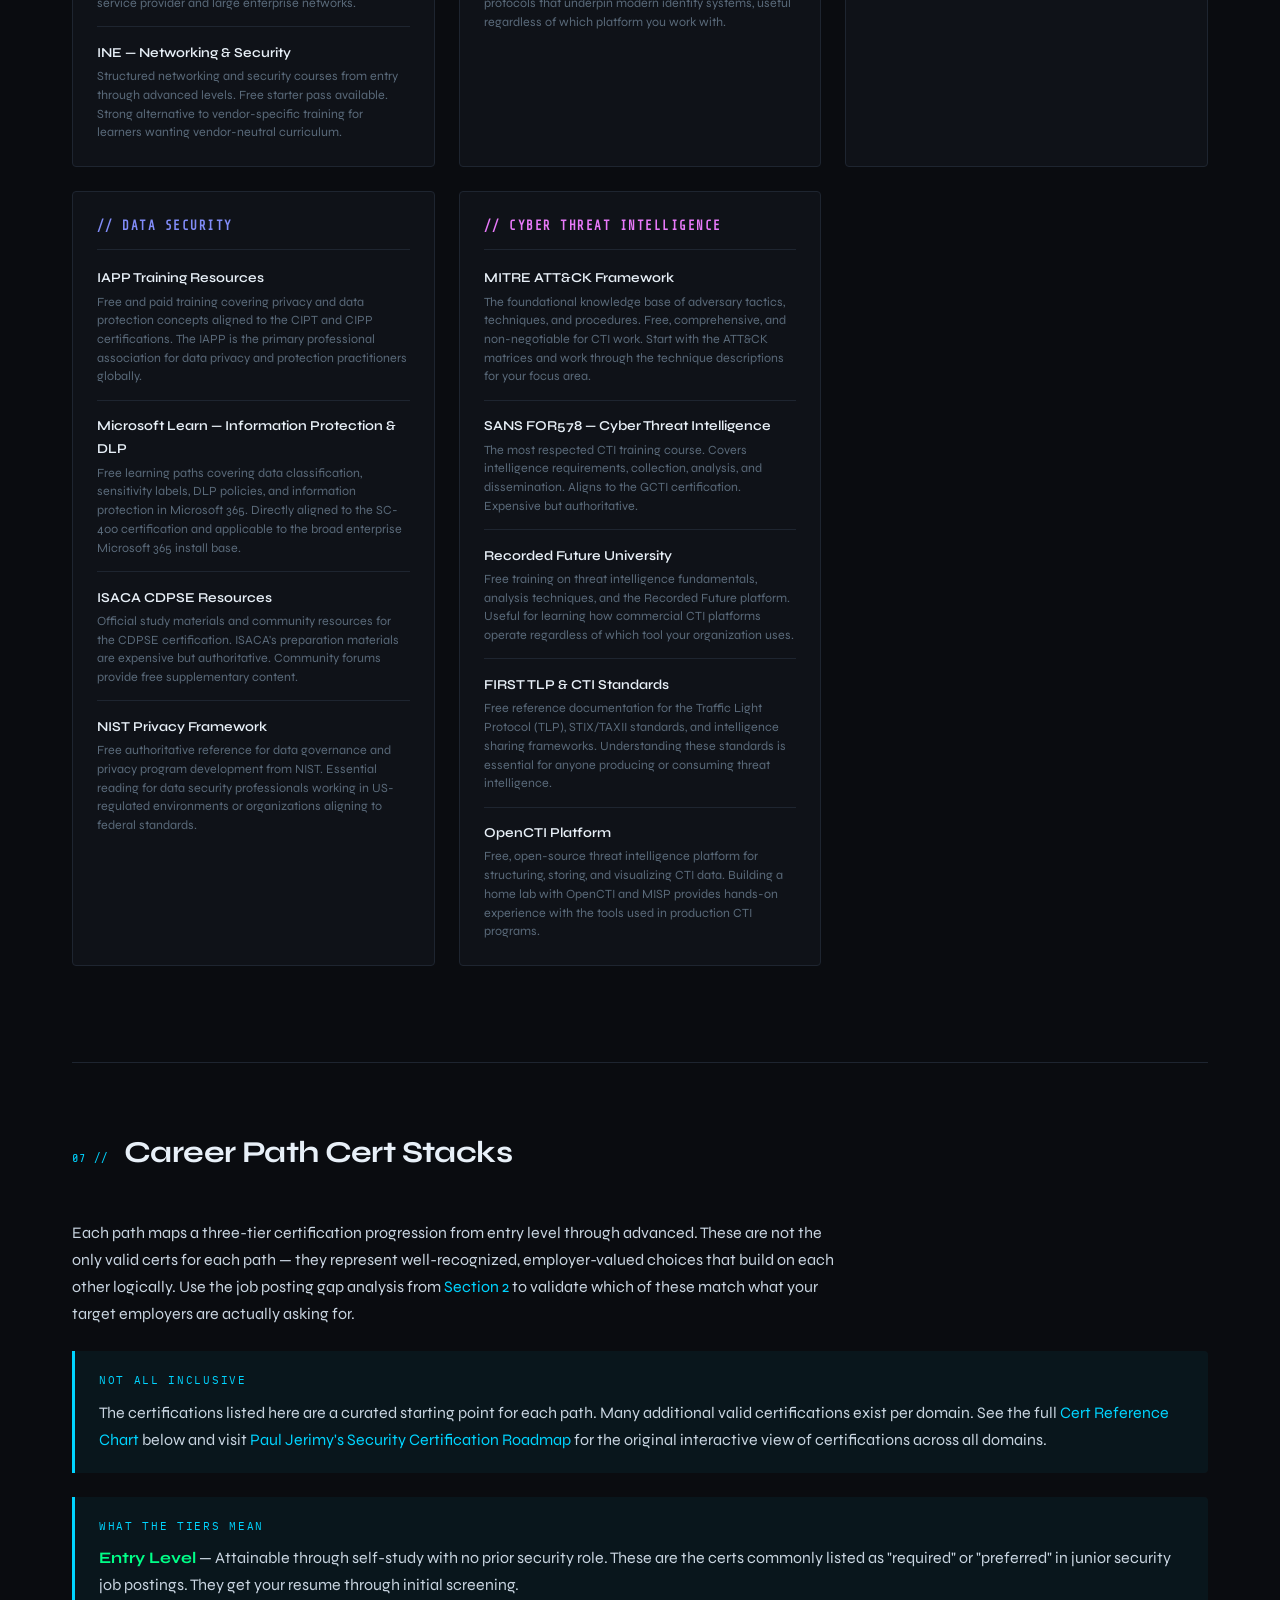
<file: _source/cybersecurity-career-guide/career-guide.html>
<!DOCTYPE html>
<!--
  Cybersecurity Career Guide
  License: CC BY-SA 4.0 (Creative Commons Attribution-ShareAlike 4.0 International)
  https://creativecommons.org/licenses/by-sa/4.0/

  Certification reference data derived from Paul Jerimy's Security Certification Roadmap
  (https://pauljerimy.com/security-certification-roadmap/), also licensed CC BY-SA 4.0.
  Full credit to Paul Jerimy for the original research and ongoing maintenance.
-->
<html lang="en">
<head>
<meta charset="UTF-8">
<meta name="viewport" content="width=device-width, initial-scale=1.0">
<title>Cybersecurity Career Guide — From Zero to Security Professional</title>
<meta name="description" content="A mentor-voiced guide to breaking into cybersecurity — covering 11 disciplines, 477 certifications, career path stacks, training resources, and actionable advice for both career changers and IT professionals pivoting into security.">
<meta property="og:title" content="Cybersecurity Career Guide — From Zero to Security Professional">
<meta property="og:description" content="11 cybersecurity disciplines, 477 certifications, career path stacks, and actionable advice for breaking into the field. Mentor-voiced, opinionated, and structured for newcomers.">
<meta property="og:type" content="article">
<meta name="twitter:card" content="summary">
<meta name="twitter:title" content="Cybersecurity Career Guide — From Zero to Security Professional">
<meta name="twitter:description" content="11 cybersecurity disciplines, 477 certifications, career path stacks, and actionable advice for breaking into the field.">
<link href="https://fonts.googleapis.com/css2?family=Share+Tech+Mono&family=Syne:wght@400;600;700;800&family=IBM+Plex+Mono:wght@300;400;500&display=swap" rel="stylesheet">
<style>
  :root {
    --bg:#0a0c10;--bg2:#0f1218;--bg3:#141820;--border:#1e2530;
    --accent:#00d4ff;--accent2:#00ff88;--accent3:#ff6b35;--accent4:#a855f7;
    --text:#c8d4e0;--text-dim:#5a6a7a;--text-bright:#e8f0f8;--red:#ff4757;
    --soc:#00d4ff;--pentest:#ff6b35;--grc:#a855f7;--dfir:#00ff88;
    --cloud:#fbbf24;--appsec:#f472b6;--network:#38bdf8;--iam:#fb923c;
    --email:#34d399;--datasec:#818cf8;--cti:#e879f9;
  }
  *{margin:0;padding:0;box-sizing:border-box;}
  abbr[title]{text-decoration:underline dotted var(--text-dim);text-underline-offset:2px;cursor:help;}
  html{scroll-behavior:smooth;}
  body{background:var(--bg);color:var(--text);font-family:'Syne',sans-serif;font-size:16px;line-height:1.7;overflow-x:hidden;}
  body::before{content:'';position:fixed;top:0;left:0;right:0;bottom:0;background:repeating-linear-gradient(0deg,transparent,transparent 2px,rgba(0,0,0,0.03) 2px,rgba(0,0,0,0.03) 4px);pointer-events:none;z-index:99;}
  #progress-bar{position:fixed;top:0;left:0;height:2px;background:linear-gradient(90deg,var(--accent),var(--accent2));width:0%;z-index:1001;transition:width 0.1s;}
  nav{position:fixed;top:2px;left:0;right:0;z-index:900;background:rgba(10,12,16,0.97);border-bottom:1px solid var(--border);backdrop-filter:blur(12px);padding:0 2rem;}
  .nav-inner{max-width:1400px;margin:0 auto;display:flex;align-items:center;justify-content:space-between;height:54px;}
  .nav-logo{font-family:'Share Tech Mono',monospace;font-size:0.8rem;color:var(--accent);letter-spacing:0.1em;text-decoration:none;white-space:nowrap;}
  .nav-links{display:flex;gap:0.2rem;list-style:none;}
  .nav-links a{font-family:'IBM Plex Mono',monospace;font-size:0.66rem;color:var(--text-dim);text-decoration:none;padding:0.3rem 0.5rem;border:1px solid transparent;border-radius:2px;transition:all 0.2s;white-space:nowrap;}
  .nav-links a:hover{color:var(--accent);border-color:var(--border);background:var(--bg2);}
  .hamburger{display:none;flex-direction:column;gap:5px;cursor:pointer;padding:6px;background:none;border:1px solid var(--border);border-radius:2px;}
  .hamburger span{display:block;width:20px;height:1px;background:var(--text-dim);transition:all 0.3s;}
  .hamburger.open span:nth-child(1){transform:translateY(6px) rotate(45deg);}
  .hamburger.open span:nth-child(2){opacity:0;}
  .hamburger.open span:nth-child(3){transform:translateY(-6px) rotate(-45deg);}
  .mobile-menu{display:none;position:fixed;top:56px;left:0;right:0;background:rgba(10,12,16,0.98);border-bottom:1px solid var(--border);z-index:899;padding:1rem 2rem;backdrop-filter:blur(12px);max-height:80vh;overflow-y:auto;}
  .mobile-menu.open{display:block;}
  .mobile-menu a{display:block;font-family:'IBM Plex Mono',monospace;font-size:0.8rem;color:var(--text-dim);text-decoration:none;padding:0.6rem 0;border-bottom:1px solid var(--border);transition:color 0.2s;}
  .mobile-menu a:hover{color:var(--accent);}
  #back-to-top{position:fixed;bottom:2rem;right:2rem;background:var(--bg2);border:1px solid var(--border);color:var(--accent);font-family:'IBM Plex Mono',monospace;font-size:0.7rem;padding:0.5rem 0.85rem;cursor:pointer;border-radius:2px;z-index:800;opacity:0;transition:opacity 0.3s,border-color 0.2s;letter-spacing:0.05em;text-decoration:none;}
  #back-to-top.visible{opacity:1;}
  #back-to-top:hover{border-color:var(--accent);}
  main{max-width:1200px;margin:0 auto;padding:80px 2rem 4rem;}
  .hero{padding:5rem 0 4rem;}
  .hero-tag{font-family:'IBM Plex Mono',monospace;font-size:0.75rem;color:var(--accent);letter-spacing:0.2em;text-transform:uppercase;margin-bottom:1.5rem;display:flex;align-items:center;gap:0.75rem;opacity:0;animation:fadeInUp 0.6s 0.1s ease forwards;}
  .hero-tag::before{content:'';display:inline-block;width:2rem;height:1px;background:var(--accent);}
  .hero h1{font-size:clamp(2.2rem,5vw,4.5rem);font-weight:800;line-height:1.05;color:var(--text-bright);margin-bottom:1.5rem;letter-spacing:-0.02em;opacity:0;animation:fadeInUp 0.6s 0.2s ease forwards;}
  .hero h1 span{color:var(--accent);}
  .hero-sub{font-size:1rem;color:var(--text-dim);max-width:640px;line-height:1.8;font-family:'IBM Plex Mono',monospace;font-weight:300;opacity:0;animation:fadeInUp 0.6s 0.35s ease forwards;}
  .not-inclusive-note{margin-top:1.5rem;font-family:'IBM Plex Mono',monospace;font-size:0.75rem;color:var(--text-dim);border-left:2px solid var(--border);padding-left:1rem;line-height:1.6;opacity:0;animation:fadeInUp 0.6s 0.45s ease forwards;}
  .hero-grid{display:grid;grid-template-columns:1fr 1fr 1fr;gap:1px;margin-top:2.5rem;border:1px solid var(--border);background:var(--border);opacity:0;animation:fadeInUp 0.6s 0.55s ease forwards;}
  .hero-stat{background:var(--bg2);padding:1.5rem;text-align:center;}
  .hero-stat-num{font-family:'Share Tech Mono',monospace;font-size:2rem;color:var(--accent);display:block;}
  .hero-stat-label{font-size:0.72rem;color:var(--text-dim);font-family:'IBM Plex Mono',monospace;letter-spacing:0.05em;}
  section{padding:4rem 0;border-top:1px solid var(--border);}
  .section-header{display:flex;align-items:baseline;gap:1rem;margin-bottom:2.5rem;}
  .section-num{font-family:'Share Tech Mono',monospace;font-size:0.75rem;color:var(--accent);letter-spacing:0.1em;flex-shrink:0;}
  h2{font-size:1.9rem;font-weight:700;color:var(--text-bright);letter-spacing:-0.02em;}
  h3{font-size:1.05rem;font-weight:600;color:var(--text-bright);margin-bottom:0.75rem;margin-top:1.75rem;}
  h3:first-of-type{margin-top:0;}
  p{color:var(--text);margin-bottom:1rem;max-width:780px;}
  p:last-child{margin-bottom:0;}
  a{color:var(--accent);text-decoration:none;}
  a:hover{text-decoration:underline;}
  .callout{border-left:3px solid var(--accent3);background:rgba(255,107,53,0.06);padding:1.25rem 1.5rem;margin:1.5rem 0;border-radius:0 4px 4px 0;}
  .callout.info{border-color:var(--accent);background:rgba(0,212,255,0.05);}
  .callout.success{border-color:var(--accent2);background:rgba(0,255,136,0.05);}
  .callout.warn{border-color:#fbbf24;background:rgba(251,191,36,0.05);}
  .callout p{max-width:100%;margin:0;}
  .callout-label{font-family:'IBM Plex Mono',monospace;font-size:0.7rem;letter-spacing:0.15em;text-transform:uppercase;color:var(--accent3);margin-bottom:0.5rem;}
  .callout.info .callout-label{color:var(--accent);}
  .callout.success .callout-label{color:var(--accent2);}
  .callout.warn .callout-label{color:#fbbf24;}
  .jump-links{display:flex;gap:0.75rem;flex-wrap:wrap;margin:1.5rem 0;}
  .jump-link{font-family:'IBM Plex Mono',monospace;font-size:0.72rem;color:var(--accent2);border:1px solid rgba(0,255,136,0.2);background:rgba(0,255,136,0.04);padding:0.4rem 0.85rem;border-radius:2px;text-decoration:none;transition:all 0.2s;display:inline-flex;align-items:center;gap:0.4rem;}
  .jump-link:hover{background:rgba(0,255,136,0.1);border-color:var(--accent2);text-decoration:none;}
  .jump-link::after{content:'→';}
  .two-track{display:grid;grid-template-columns:1fr 1fr;gap:1.5rem;margin:2rem 0;}
  .track-card{background:var(--bg2);border:1px solid var(--border);padding:1.75rem;border-radius:4px;}
  .track-card h3{font-family:'Share Tech Mono',monospace;font-size:0.8rem;letter-spacing:0.12em;text-transform:uppercase;color:var(--accent);margin-bottom:1rem;margin-top:0;}
  .track-card p{max-width:100%;font-size:0.88rem;}
  .track-list{list-style:none;margin-top:1rem;}
  .track-list li{font-size:0.85rem;color:var(--text);padding:0.4rem 0;border-bottom:1px solid var(--border);font-family:'IBM Plex Mono',monospace;display:flex;align-items:flex-start;gap:0.5rem;line-height:1.5;}
  .track-list li::before{content:'→';color:var(--accent2);flex-shrink:0;}
  .track-list li:last-child{border-bottom:none;}
  .method-steps{display:grid;grid-template-columns:repeat(auto-fit,minmax(190px,1fr));gap:1px;background:var(--border);border:1px solid var(--border);margin:2rem 0;}
  .method-step{background:var(--bg2);padding:1.5rem;position:relative;}
  .step-num{font-family:'Share Tech Mono',monospace;font-size:2rem;color:var(--border);position:absolute;top:1rem;right:1rem;line-height:1;}
  .method-step h4{font-size:0.82rem;font-weight:600;color:var(--accent);margin-bottom:0.5rem;font-family:'IBM Plex Mono',monospace;letter-spacing:0.05em;}
  .method-step p{font-size:0.8rem;color:var(--text-dim);max-width:100%;margin:0;}
  .cert-foundation-grid{display:grid;grid-template-columns:repeat(auto-fit,minmax(280px,1fr));gap:1rem;margin:2rem 0;}
  .cert-found-card{background:var(--bg2);border:1px solid var(--border);padding:1.5rem;border-radius:4px;position:relative;overflow:hidden;transition:border-color 0.2s;}
  .cert-found-card::before{content:'';position:absolute;top:0;left:0;right:0;height:2px;background:var(--accent);}
  .cert-found-card:hover{border-color:var(--accent);}
  .cert-found-card h4{font-size:0.95rem;font-weight:700;color:var(--text-bright);margin-bottom:0.2rem;}
  .cert-found-card h4 a{color:var(--text-bright);}
  .cert-found-card h4 a:hover{color:var(--accent);text-decoration:none;}
  .cert-found-card .provider{font-family:'IBM Plex Mono',monospace;font-size:0.7rem;color:var(--accent);letter-spacing:0.08em;margin-bottom:0.75rem;}
  .cert-found-card p{font-size:0.82rem;color:var(--text-dim);max-width:100%;margin-bottom:0.75rem;}
  .cert-tags{display:flex;gap:0.4rem;flex-wrap:wrap;}
  .cert-tag{font-family:'IBM Plex Mono',monospace;font-size:0.65rem;padding:0.2rem 0.5rem;border-radius:2px;}
  .tag-free{background:rgba(0,255,136,0.1);color:var(--accent2);}
  .tag-paid{background:rgba(0,212,255,0.1);color:var(--accent);}
  .tag-exam{background:rgba(168,85,247,0.1);color:var(--accent4);}
  .tag-course{background:rgba(251,191,36,0.1);color:#fbbf24;}
  .tag-hands-on{background:rgba(255,107,53,0.1);color:var(--accent3);}
  .domain-grid{display:grid;grid-template-columns:repeat(auto-fit,minmax(340px,1fr));gap:1.5rem;margin:2rem 0;}
  .domain-card{background:var(--bg2);border:1px solid var(--border);padding:1.75rem;border-radius:4px;position:relative;overflow:hidden;transition:transform 0.2s,border-color 0.2s;}
  .domain-card:hover{transform:translateY(-2px);border-color:var(--domain-color);}
  .domain-card::before{content:'';position:absolute;top:0;left:0;right:0;height:3px;background:var(--domain-color);}
  .domain-label{font-family:'Share Tech Mono',monospace;font-size:0.7rem;letter-spacing:0.15em;text-transform:uppercase;color:var(--domain-color);margin-bottom:0.5rem;}
  .domain-card h3{color:var(--text-bright);margin-bottom:0.75rem;margin-top:0;}
  .domain-card p{font-size:0.875rem;max-width:100%;margin-bottom:0.75rem;color:var(--text-dim);}
  .domain-meta{display:grid;grid-template-columns:1fr 1fr;gap:0.5rem;margin-top:1rem;padding-top:1rem;border-top:1px solid var(--border);}
  .domain-meta-item label{font-family:'IBM Plex Mono',monospace;font-size:0.63rem;color:var(--text-dim);letter-spacing:0.08em;display:block;margin-bottom:0.2rem;text-transform:uppercase;}
  .domain-meta-item span{font-size:0.78rem;color:var(--domain-color);font-weight:600;}
  .domain-jump{display:inline-flex;align-items:center;gap:0.4rem;font-family:'IBM Plex Mono',monospace;font-size:0.7rem;color:var(--domain-color);margin-top:1rem;text-decoration:none;opacity:0.7;transition:opacity 0.2s;}
  .domain-jump:hover{opacity:1;text-decoration:none;}
  .path-tabs{display:flex;gap:0.4rem;flex-wrap:wrap;margin-bottom:2rem;}
  .path-tab{font-family:'IBM Plex Mono',monospace;font-size:0.68rem;padding:0.4rem 0.85rem;border:1px solid var(--border);background:transparent;color:var(--text-dim);cursor:pointer;border-radius:2px;transition:all 0.2s;}
  .path-tab:hover,.path-tab.active{background:var(--bg2);color:var(--text-bright);border-color:var(--text-dim);}
  .path-content{display:none;}
  .path-content.active{display:block;}
  .cert-stack{display:grid;grid-template-columns:repeat(3,1fr);gap:1px;background:var(--border);border:1px solid var(--border);margin-top:1.5rem;}
  .cert-tier{background:var(--bg2);padding:1.5rem;}
  .tier-label{font-family:'Share Tech Mono',monospace;font-size:0.7rem;letter-spacing:0.15em;text-transform:uppercase;margin-bottom:1rem;padding-bottom:0.75rem;border-bottom:1px solid var(--border);}
  .tier-entry .tier-label{color:var(--accent2);}
  .tier-mid .tier-label{color:var(--accent);}
  .tier-adv .tier-label{color:var(--accent4);}
  .cert-item{margin-bottom:1rem;padding-bottom:1rem;border-bottom:1px solid var(--border);}
  .cert-item:last-child{border-bottom:none;margin-bottom:0;padding-bottom:0;}
  .cert-item-name{font-weight:700;font-size:0.88rem;color:var(--text-bright);margin-bottom:0.15rem;}
  .cert-item-name a{color:var(--text-bright);}
  .cert-item-name a:hover{color:var(--accent);text-decoration:none;}
  .cert-item-provider{font-family:'IBM Plex Mono',monospace;font-size:0.7rem;color:var(--text-dim);margin-bottom:0.35rem;}
  .cert-item-note{font-size:0.78rem;color:var(--text-dim);line-height:1.5;}
  .cert-item-meta{display:flex;gap:0.35rem;margin-top:0.35rem;flex-wrap:wrap;}
  .path-desc{background:var(--bg3);border:1px solid var(--border);padding:1.25rem 1.5rem;border-radius:4px;font-size:0.88rem;color:var(--text-dim);max-width:100%;}
  .path-resource-link{margin-top:1rem;font-family:'IBM Plex Mono',monospace;font-size:0.72rem;}
  .path-resource-link a{color:var(--accent2);}
  .filter-bar{display:flex;gap:1rem;margin-bottom:1rem;flex-wrap:wrap;align-items:center;}
  .filter-bar select,.filter-bar input{font-family:'IBM Plex Mono',monospace;font-size:0.78rem;background:var(--bg2);color:var(--text);border:1px solid var(--border);padding:0.5rem 1rem;border-radius:2px;outline:none;}
  .filter-bar select{min-width:180px;cursor:pointer;}
  .filter-bar input{min-width:220px;}
  .filter-bar select:focus,.filter-bar input:focus{border-color:var(--accent);}
  .filter-bar input::placeholder{color:var(--text-dim);}
  .filter-clear{font-family:'IBM Plex Mono',monospace;font-size:0.72rem;background:transparent;color:var(--text-dim);border:1px solid var(--border);padding:0.5rem 1rem;border-radius:2px;cursor:pointer;transition:all 0.2s;display:none;}
  .filter-clear.visible{display:inline-flex;}
  .filter-clear:hover{color:var(--accent);border-color:var(--accent);}
  .no-results{padding:2rem;text-align:center;font-family:'IBM Plex Mono',monospace;font-size:0.82rem;color:var(--text-dim);}
  .cert-table-wrap{overflow-x:auto;border:1px solid var(--border);}
  table{width:100%;border-collapse:collapse;font-size:0.82rem;}
  thead tr{background:var(--bg3);border-bottom:2px solid var(--border);}
  th{font-family:'IBM Plex Mono',monospace;font-size:0.68rem;letter-spacing:0.1em;text-transform:uppercase;color:var(--text-dim);padding:0.85rem 1rem;text-align:left;white-space:nowrap;}
  tbody tr{border-bottom:1px solid var(--border);transition:background 0.15s;}
  tbody tr:hover{background:var(--bg2);}
  td{padding:0.75rem 1rem;color:var(--text);vertical-align:middle;}
  .level-badge{font-family:'IBM Plex Mono',monospace;font-size:0.65rem;padding:0.2rem 0.5rem;border-radius:2px;white-space:nowrap;}
  .level-entry{background:rgba(0,255,136,0.1);color:var(--accent2);}
  .level-intermediate{background:rgba(0,212,255,0.1);color:var(--accent);}
  .level-advanced{background:rgba(168,85,247,0.1);color:var(--accent4);}
  .level-expert{background:rgba(255,71,87,0.1);color:var(--red);}
  .domain-dot{display:inline-block;width:8px;height:8px;border-radius:50%;margin-right:0.4rem;}
  .cert-link{font-family:'IBM Plex Mono',monospace;font-size:0.7rem;color:var(--accent);}
  .cert-link:hover{text-decoration:underline;}
  .table-count{font-family:'IBM Plex Mono',monospace;font-size:0.72rem;color:var(--text-dim);margin-bottom:0.75rem;}
  .table-note{font-family:'IBM Plex Mono',monospace;font-size:0.72rem;color:var(--text-dim);margin-top:0.75rem;border-left:2px solid var(--border);padding-left:0.75rem;}
  .table-pagination{display:flex;gap:0.75rem;justify-content:center;margin-top:1rem;flex-wrap:wrap;}
  .table-page-btn{font-family:'IBM Plex Mono',monospace;font-size:0.72rem;color:var(--accent);background:var(--bg2);border:1px solid var(--border);padding:0.5rem 1.2rem;cursor:pointer;border-radius:2px;transition:all 0.2s;letter-spacing:0.03em;}
  .table-page-btn:hover{border-color:var(--accent);background:rgba(0,255,157,0.05);}
  .table-page-btn-alt{color:var(--text-dim);}
  .table-page-btn-alt:hover{color:var(--accent);}
  .resources-note{font-family:'IBM Plex Mono',monospace;font-size:0.78rem;color:var(--text-dim);border-left:3px solid var(--border);padding-left:1rem;margin-bottom:2rem;line-height:1.6;}
  .resources-grid{display:grid;grid-template-columns:repeat(auto-fit,minmax(300px,1fr));gap:1.5rem;margin:2rem 0;}
  .resource-domain{background:var(--bg2);border:1px solid var(--border);padding:1.5rem;border-radius:4px;}
  .resource-domain h3{font-family:'Share Tech Mono',monospace;font-size:0.78rem;letter-spacing:0.12em;text-transform:uppercase;margin-bottom:1rem;padding-bottom:0.75rem;border-bottom:1px solid var(--border);margin-top:0;}
  .resource-item{margin-bottom:0.85rem;padding-bottom:0.85rem;border-bottom:1px solid var(--border);}
  .resource-item:last-child{border-bottom:none;margin-bottom:0;padding-bottom:0;}
  .resource-name{font-weight:600;font-size:0.85rem;color:var(--text-bright);margin-bottom:0.2rem;}
  .resource-name a{color:var(--text-bright);}
  .resource-name a:hover{color:var(--accent);text-decoration:none;}
  .resource-desc{font-size:0.78rem;color:var(--text-dim);line-height:1.5;max-width:100%;margin:0;}
  .market-rate-block{background:var(--bg2);border:1px solid var(--border);padding:1.75rem;border-radius:4px;margin:1.5rem 0;}
  .market-rate-block h4{font-family:'Share Tech Mono',monospace;font-size:0.78rem;letter-spacing:0.12em;text-transform:uppercase;color:var(--accent);margin-bottom:1rem;}
  .market-rate-grid{display:grid;grid-template-columns:repeat(auto-fit,minmax(180px,1fr));gap:1rem;}
  .market-rate-item{background:var(--bg3);border:1px solid var(--border);padding:1rem;border-radius:2px;}
  .market-rate-item h5{font-size:0.82rem;font-weight:700;color:var(--text-bright);margin-bottom:0.25rem;}
  .market-rate-item h5 a{color:var(--text-bright);}
  .market-rate-item h5 a:hover{color:var(--accent);text-decoration:none;}
  .market-rate-item p{font-size:0.75rem;color:var(--text-dim);max-width:100%;margin:0;}
  .job-boards{display:grid;grid-template-columns:repeat(auto-fit,minmax(220px,1fr));gap:1rem;margin:1.5rem 0;}
  .job-board-card{background:var(--bg2);border:1px solid var(--border);padding:1.25rem;border-radius:4px;}
  .job-board-card h4{font-size:0.88rem;font-weight:700;margin-bottom:0.35rem;}
  .job-board-card h4 a{color:var(--text-bright);}
  .job-board-card h4 a:hover{color:var(--accent);text-decoration:none;}
  .job-board-card p{font-size:0.78rem;color:var(--text-dim);max-width:100%;margin:0;}
  .checklist-tracks{display:grid;grid-template-columns:1fr 1fr;gap:1.5rem;margin:2rem 0;}
  .checklist-track{background:var(--bg2);border:1px solid var(--border);padding:1.75rem;border-radius:4px;}
  .checklist-track h3{font-family:'Share Tech Mono',monospace;font-size:0.78rem;letter-spacing:0.12em;text-transform:uppercase;color:var(--accent);margin-bottom:0.75rem;padding-bottom:0.75rem;border-bottom:1px solid var(--border);margin-top:0;}
  .track-context{font-size:0.82rem;color:var(--text-dim);font-family:'IBM Plex Mono',monospace;margin-bottom:1.25rem;padding-bottom:1.25rem;border-bottom:1px solid var(--border);line-height:1.6;max-width:100%;}
  .checklist-item{display:flex;gap:0.85rem;margin-bottom:1rem;align-items:flex-start;}
  .check-box{width:26px;height:26px;border:1px solid rgba(0,212,255,0.3);border-radius:2px;flex-shrink:0;cursor:pointer;display:flex;align-items:center;justify-content:center;transition:all 0.2s;background:transparent;}
  .check-box.checked{background:rgba(0,255,136,0.15);border-color:var(--accent2);}
  .check-box.checked::after{content:'✓';color:var(--accent2);font-size:0.75rem;font-family:'IBM Plex Mono',monospace;}
  .check-text{font-size:0.85rem;color:var(--text);padding-top:0.2rem;line-height:1.5;transition:opacity 0.2s;}
  .check-text.checked{opacity:0.45;text-decoration:line-through;text-decoration-color:var(--text-dim);}
  .check-text strong{color:var(--text-bright);display:block;font-size:0.88rem;margin-bottom:0.15rem;}
  .gap-loop{border:1px solid var(--border);background:var(--bg2);margin:2rem 0;border-radius:4px;overflow:hidden;}
  .gap-loop-header{background:var(--bg3);padding:1rem 1.5rem;border-bottom:1px solid var(--border);}
  .gap-loop-header h3{font-family:'Share Tech Mono',monospace;font-size:0.8rem;letter-spacing:0.12em;text-transform:uppercase;color:var(--accent2);margin:0;}
  .gap-loop-header p{font-size:0.8rem;color:var(--text-dim);margin:0.35rem 0 0;max-width:100%;font-family:'IBM Plex Mono',monospace;}
  .gap-steps{display:grid;grid-template-columns:repeat(auto-fit,minmax(210px,1fr));gap:1px;background:var(--border);}
  .gap-step{background:var(--bg2);padding:1.5rem;position:relative;}
  .gap-step-num{font-family:'Share Tech Mono',monospace;font-size:1.75rem;color:var(--border);position:absolute;top:1rem;right:1rem;line-height:1;}
  .gap-step h4{font-family:'IBM Plex Mono',monospace;font-size:0.78rem;color:var(--accent2);margin-bottom:0.5rem;letter-spacing:0.05em;}
  .gap-step p{font-size:0.8rem;color:var(--text-dim);max-width:100%;margin:0;line-height:1.55;}
  .gap-types{display:grid;grid-template-columns:repeat(auto-fit,minmax(240px,1fr));gap:1rem;margin:1.5rem 0;}
  .gap-type{background:var(--bg2);border:1px solid var(--border);padding:1.25rem;border-radius:4px;border-left:3px solid var(--accent);}
  .gap-type.exp{border-left-color:var(--accent3);}
  .gap-type.cred{border-left-color:var(--accent4);}
  .gap-type.edu{border-left-color:#fbbf24;}
  .gap-type h4{font-family:'IBM Plex Mono',monospace;font-size:0.75rem;letter-spacing:0.1em;text-transform:uppercase;margin-bottom:0.5rem;color:var(--accent);}
  .gap-type.exp h4{color:var(--accent3);}
  .gap-type.cred h4{color:var(--accent4);}
  .gap-type.edu h4{color:#fbbf24;}
  .gap-type p{font-size:0.8rem;color:var(--text-dim);max-width:100%;margin:0;line-height:1.55;}
  footer{width:100%;border-top:1px solid var(--border);padding:2rem 0;text-align:center;font-family:'IBM Plex Mono',monospace;font-size:0.72rem;color:var(--text-dim);line-height:1.8;}
  footer .footer-inner{max-width:1200px;margin:0 auto;padding:0 2rem;}
  footer a{color:var(--accent);}
  @keyframes fadeInUp{from{opacity:0;transform:translateY(16px);}to{opacity:1;transform:translateY(0);}}
  @media(max-width:900px){.nav-links{display:none;}.hamburger{display:flex;}.two-track,.checklist-tracks{grid-template-columns:1fr;}.cert-stack{grid-template-columns:1fr;}.hero-grid{grid-template-columns:1fr;}h2{font-size:1.5rem;}.domain-grid{grid-template-columns:1fr;}.gap-steps{grid-template-columns:1fr 1fr;}}
  @media(max-width:600px){main{padding:70px 1rem 3rem;}.path-tab{font-size:0.63rem;padding:0.3rem 0.55rem;}.gap-steps{grid-template-columns:1fr;}.gap-types{grid-template-columns:1fr;}.cert-foundation-grid,.method-steps,.resources-grid,.market-rate-grid,.job-boards{grid-template-columns:1fr;}}
  @media print{
    body{background:#fff!important;color:#111!important;font-size:11pt;}
    body::before,#progress-bar,#back-to-top,.hamburger,#mobileMenu,.filter-bar,.filter-clear,.domain-jump,.path-resource-link,.jump-links{display:none!important;}
    nav{position:static!important;background:#fff!important;border-bottom:1px solid #ccc!important;}
    nav .nav-links a{color:#333!important;}
    main{padding:0!important;}
    section{page-break-inside:avoid;border:none!important;}
    .section-header h2{color:#111!important;}
    .section-num{color:#666!important;}
    .domain-card,.callout,.cert-item,.resource-item,.path-content{background:#f9f9f9!important;border:1px solid #ddd!important;color:#111!important;}
    .domain-label,.callout-label{color:#333!important;}
    .domain-card p,.callout p,.cert-item-note,.resource-desc{color:#333!important;}
    a{color:#0066cc!important;text-decoration:underline!important;}
    a[href]:after{content:" (" attr(href) ")";font-size:0.7em;color:#666;word-break:break-all;}
    a[href^="#"]:after,a[href^="javascript"]:after{content:"";}
    .cert-table-wrap{overflow:visible!important;}
    #certTable{font-size:9pt;}
    #certTable th{background:#eee!important;color:#111!important;border:1px solid #ccc!important;}
    #certTable td{border:1px solid #ddd!important;color:#111!important;}
    .level-badge{border:1px solid #999!important;color:#111!important;background:#f0f0f0!important;}
    footer{background:#fff!important;border-top:1px solid #ccc!important;}
    footer p,footer a{color:#333!important;}
    .hero{background:#f5f5f5!important;color:#111!important;}
    .hero h1,.hero p,.hero-stat-value,.hero-stat-label{color:#111!important;}
    .hero-stat{border-color:#ccc!important;}
  }
</style>
</head>
<body>
<div id="progress-bar"></div>
<nav>
  <div class="nav-inner">
    <a href="#top" class="nav-logo">// CYBERSECURITY CAREER GUIDE</a>
    <ul class="nav-links">
      <li><a href="#reality">Reality</a></li><li><a href="#orient">Orientation</a></li>
      <li><a href="#breaking-in">Breaking In</a></li><li><a href="#foundations">Foundations</a></li>
      <li><a href="#disciplines">Disciplines</a></li><li><a href="#resources">Resources</a></li>
      <li><a href="#paths">Cert Paths</a></li><li><a href="#chart">Cert Chart</a></li>
      <li><a href="#checklist">Checklist</a></li>
    </ul>
    <button class="hamburger" id="hamburger" aria-label="Menu"><span></span><span></span><span></span></button>
  </div>
</nav>
<div class="mobile-menu" id="mobileMenu">
  <a href="#reality" onclick="closeMenu()">01 — Reality Check</a>
  <a href="#orient" onclick="closeMenu()">02 — Orienting Yourself</a>
  <a href="#breaking-in" onclick="closeMenu()">03 — Breaking In</a>
  <a href="#foundations" onclick="closeMenu()">04 — Foundational Starting Points</a>
  <a href="#disciplines" onclick="closeMenu()">05 — The Disciplines</a>
  <a href="#resources" onclick="closeMenu()">06 — Training Resources</a>
  <a href="#paths" onclick="closeMenu()">07 — Career Path Cert Stacks</a>
  <a href="#chart" onclick="closeMenu()">08 — Cert Reference Chart</a>
  <a href="#checklist" onclick="closeMenu()">09 — Quick-Start Checklist</a>
</div>
<a href="#top" id="back-to-top" aria-label="Back to top">↑ TOP</a>
<main id="top">
<div class="hero">
  <div class="hero-tag">Cybersecurity Career Guide</div>
  <h1>Find your direction.<br><span>Build your path.</span></h1>
  <p class="hero-sub">A practical guide for those starting from zero and IT professionals making the move into security. This document orients — it does not teach. The certifications, courses, and labs it points to will do that work.</p>
  <div class="not-inclusive-note">The resources, certifications, and platforms referenced throughout this guide represent a curated starting point — not a comprehensive catalog. The cybersecurity field has far more options than any single guide can cover. Use this as a launching pad, then follow your specific interests and gap analysis to go deeper.</div>
  <div class="hero-grid">
    <div class="hero-stat"><span class="hero-stat-num">11</span><span class="hero-stat-label">Disciplines Covered</span></div>
    <div class="hero-stat"><span class="hero-stat-num">11</span><span class="hero-stat-label">Career Path Stacks</span></div>
    <div class="hero-stat"><span class="hero-stat-num">477</span><span class="hero-stat-label">Certs in Reference Chart</span></div>
  </div>
</div>

<section id="reality">
  <div class="section-header"><span class="section-num">01 //</span><h2>The Reality of Breaking In</h2></div>
  <p>Cybersecurity is one of the most in-demand fields in technology, and one of the most frequently misrepresented to people trying to enter it. Bootcamp marketing and social media content routinely promise job-ready skills in weeks. The reality is different, and you deserve a straight account of it before investing your time and money.</p>
  <div class="callout"><div class="callout-label">Straight Talk</div><p>Reading this guide will not get you a job. Building knowledge, earning credentials, developing hands-on skills, and applying consistently over months to years will. This guide helps make that investment targeted rather than scattered.</p></div>
  <h3>What the investment actually looks like</h3>
  <p><strong style="color:var(--text-bright)">Time:</strong> Entry-level certifications require meaningful study hours. <a href="https://www.comptia.org/certifications/security" target="_blank">CompTIA Security+</a> typically takes 60 to 100 hours of focused preparation for someone without a background. Beyond certs, building real skills through labs, CTFs, and home environments takes consistent time over months. The field moves fast enough that learning does not stop after the first job.</p>
  <p><strong style="color:var(--text-bright)">Money:</strong> Exam fees, lab subscriptions, and study materials add up. A realistic path to a first security role could cost anywhere from near-zero — leveraging free resources and the <a href="https://www.isc2.org/Certifications/CC" target="_blank">ISC2 CC</a> — to several hundred dollars for exams and courses. This guide balances free and paid options throughout.</p>
  <p><strong style="color:var(--text-bright)">Self-direction:</strong> There is no teacher checking in. No class to attend. No deadline forcing you forward. The people who break into this field are the ones who build a consistent study habit without external accountability. If that is difficult for you, start small and build the habit before trying to build the knowledge.</p>
  <p><strong style="color:var(--text-bright)">The first role:</strong> Most people start at L1 SOC analyst, helpdesk-adjacent positions, or junior security roles that feel far from the work they actually want to do. That is not failure — that is the standard path. Experience compounds quickly in this field. Two years of L1 SOC work, done attentively, opens doors that no certification alone will.</p>
  <div class="callout success"><div class="callout-label">The Upside</div><p>This field genuinely rewards people who are curious, self-directed, and willing to put in consistent work. It does not require a four-year degree in most roles. It does not require prior IT experience in all cases. The ceiling is high, the demand is real, and the work is meaningful. The investment is real, but so is the return.</p></div>
</section>

<section id="orient">
  <div class="section-header"><span class="section-num">02 //</span><h2>Orienting Yourself</h2></div>
  <p>Before picking a certification or enrolling in a course, understand where you are starting from. The two tracks below are not rigid — they are starting points for orientation. Both tracks converge into the same gap analysis process described in <a href="#checklist">Section 9</a>. Read both if you are unsure where you fall.</p>
  <div class="two-track">
    <div class="track-card">
      <h3>// No IT Background</h3>
      <p>You are starting without prior experience in networking, systems administration, or development. That is a valid starting point. What it means practically is that security is unlikely to be your first role.</p>
      <p>Target junior IT positions first — helpdesk, desktop support, NOC technician, or junior sysadmin roles. These build the environmental literacy that security work assumes. Use the gap analysis loop at every stage of that progression, not just when you are ready to move into security.</p>
      <p>Once you have IT experience, your path toward security looks identical to the IT pivot track. The difference is the starting point, not the process.</p>
      <ul class="track-list">
        <li><a href="https://www.comptia.org/certifications/a" target="_blank">CompTIA A+</a> — hardware, OS, and troubleshooting fundamentals</li>
        <li><a href="https://www.comptia.org/certifications/network" target="_blank">CompTIA Network+</a> — networking concepts security builds on</li>
        <li><a href="https://www.professormesser.com" target="_blank">Professor Messer</a> — free video courses for A+ and Network+</li>
        <li><a href="https://tryhackme.com/path/outline/presecurity" target="_blank">TryHackMe Pre-Security path</a> — free, browser-based, beginner-friendly</li>
        <li>Linux basics — most security tools run on Linux; get comfortable in a terminal</li>
      </ul>
      <div class="jump-links"><a href="#foundations" class="jump-link">Go to Foundational Starting Points</a></div>
    </div>
    <div class="track-card">
      <h3>// IT Professional Pivoting</h3>
      <p>You already work in IT — helpdesk, sysadmin, networking, development, or a related field. Your existing knowledge is more transferable than you may realize. The question is identifying which security domain maps to your current skill set and where the gaps are.</p>
      <p>Your gap profile is narrower than someone starting from zero and your entry point into security roles is closer. The same gap analysis loop applies — your gaps will simply look different.</p>
      <ul class="track-list">
        <li>Networking → Network Security, SOC Operations</li>
        <li>Sysadmin / Windows → DFIR, SOC, IAM</li>
        <li>Linux / DevOps → Cloud Security, AppSec, DevSecOps</li>
        <li>Development → Application Security, DevSecOps</li>
        <li>Audit / Risk → GRC / Compliance, Data Security</li>
        <li>SOC / IR experience → Cyber Threat Intelligence</li>
        <li>Helpdesk → SOC Analyst (natural first step)</li>
      </ul>
      <div class="jump-links"><a href="#disciplines" class="jump-link">Explore the Disciplines</a></div>
    </div>
  </div>
  <h3>Using Job Postings as a Discovery Tool</h3>
  <p>Before you pick a direction, spend time reading real job postings. This is one of the most underused orientation tools available and it costs nothing. Job descriptions tell you what employers actually value right now — not what a curriculum vendor decided to teach two years ago.</p>
  <div class="callout info"><div class="callout-label">How to Use This</div><p>Pull 10 to 15 postings for roles that sound interesting — even if you are not qualified yet. You are not applying; you are doing reconnaissance. What tools keep appearing? What certs are listed as required vs. preferred? The patterns across those postings are your actual target. Check <a href="https://www.linkedin.com/jobs/" target="_blank">LinkedIn Jobs</a>, <a href="https://www.indeed.com" target="_blank">Indeed</a>, and <a href="https://www.usajobs.gov" target="_blank">USAJobs</a> for a broad sample.</p></div>
  <div class="method-steps">
    <div class="method-step"><span class="step-num">01</span><h4>Find Postings</h4><p>Search <a href="https://www.linkedin.com/jobs/" target="_blank">LinkedIn</a>, <a href="https://www.indeed.com" target="_blank">Indeed</a>, and <a href="https://www.usajobs.gov" target="_blank">USAJobs</a> for roles at the level you are targeting.</p></div>
    <div class="method-step"><span class="step-num">02</span><h4>Identify Gaps</h4><p>For each posting, list every requirement you currently do not meet: certs, tools, experience, knowledge areas, education.</p></div>
    <div class="method-step"><span class="step-num">03</span><h4>Find Patterns</h4><p>Across 10–15 postings, what gaps appear most frequently? Those are your highest-priority targets.</p></div>
    <div class="method-step"><span class="step-num">04</span><h4>Build Your Plan</h4><p>Use Sections 5 through 8 of this guide to find the certs, training, and resources that address your specific gaps.</p></div>
    <div class="method-step"><span class="step-num">05</span><h4>Repeat</h4><p>Run this again every few months. Your gaps will shrink. New gaps will surface. This is a habit, not a one-time task.</p></div>
  </div>
</section>

<section id="breaking-in">
  <div class="section-header"><span class="section-num">03 //</span><h2>Breaking In — The Job Search Reality</h2></div>
  <p>Most guides stop at certifications. This section covers what actually gets you hired: what your resume needs to say, how to build evidence of skill when you have no job experience yet, what hiring managers at the entry level are actually evaluating, and where the market for security jobs lives.</p>
  <h3>What an entry-level security resume actually needs</h3>
  <p>Entry-level security hiring managers are not expecting work experience in security. They are evaluating whether you have the baseline knowledge and the demonstrated initiative to learn. A resume that shows certifications, hands-on platform activity, a home lab, or a personal project communicates more than a resume that lists job duties from an unrelated role.</p>
  <div class="callout info"><div class="callout-label">Resume Reality</div><p>List every cert, including in-progress ones with an expected completion date. Include your <a href="https://tryhackme.com" target="_blank">TryHackMe</a> or <a href="https://app.hackthebox.com" target="_blank">Hack The Box</a> profiles if you have completed significant content. A <a href="https://github.com" target="_blank">GitHub</a> with even a basic home lab writeup or CTF solution shows initiative. Tailor your resume to each posting using the job description language — the gap analysis method from <a href="#orient">Section 2</a> applies here directly.</p></div>
  <h3>Building a portfolio with no job experience</h3>
  <p>A home lab does not require expensive hardware. A laptop running <a href="https://www.virtualbox.org" target="_blank">VirtualBox</a> or <a href="https://www.vmware.com/products/workstation-player.html" target="_blank">VMware</a> with a Windows VM, a Kali Linux VM, and a vulnerable target like Metasploitable or <a href="https://github.com/digininja/DVWA" target="_blank">DVWA</a> is enough to start building real skills and documenting them. CTF competitions on platforms like <a href="https://picoctf.org" target="_blank">PicoCTF</a>, <a href="https://ctftime.org" target="_blank">CTFtime</a>, or <a href="https://app.hackthebox.com" target="_blank">Hack The Box</a> provide structured challenges you can write up and post publicly.</p>
  <p>For SOC-focused roles, building a home SIEM with a free tool like <a href="https://wazuh.com" target="_blank">Wazuh</a> or the <a href="https://www.elastic.co/what-is/elk-stack" target="_blank">ELK stack</a> and documenting what you built is a concrete portfolio piece. For GRC-focused roles, a mock risk assessment or policy gap analysis against a public framework demonstrates the analytical skills the job requires.</p>
  <h3>What L1/L2 hiring managers actually look for</h3>
  <p>At the L1 level, managers are primarily evaluating coachability, attention to detail, and baseline technical literacy. They are not expecting you to have seen everything — they are evaluating whether you can be trained and whether you will ask the right questions. Know your resume cold. Be able to walk through your home lab or a CTF you completed in detail. Understand what the tools you list actually do.</p>
  <p>At L2, demonstrated experience with specific tools — SIEM platforms, EDR consoles, forensic toolsets — matters more. Getting to L2 typically requires 1 to 3 years of L1 experience and evidence of growing independently within a role.</p>
  <h3>Understanding market rates</h3>
  <p>Compensation in cybersecurity varies significantly by geography, sector (federal vs. commercial), organization size, clearance requirements, and the specific role. Rather than reference salary ranges that go stale quickly, the most reliable approach is to check current rates through the sources below and cross-reference against real job postings in your target market. Many postings now include salary ranges directly — those are the most current and specific signal available to you.</p>
  <div class="market-rate-block">
    <h4>// Where to Research Compensation</h4>
    <div class="market-rate-grid">
      <div class="market-rate-item"><h5><a href="https://www.bls.gov/ooh/computer-and-information-technology/information-security-analysts.htm" target="_blank">Bureau of Labor Statistics</a></h5><p>Occupational wage data for information security analysts. National and state-level breakdowns. Updated annually.</p></div>
      <div class="market-rate-item"><h5><a href="https://www.glassdoor.com/Salaries/index.htm" target="_blank">Glassdoor</a></h5><p>Self-reported compensation data by role, company, and location. Cross-reference multiple data points for accuracy.</p></div>
      <div class="market-rate-item"><h5><a href="https://www.linkedin.com/salary/" target="_blank">LinkedIn Salary</a></h5><p>Role and location-specific salary data sourced from LinkedIn member profiles. Useful for comparing across companies and geographies.</p></div>
      <div class="market-rate-item"><h5><a href="https://levels.fyi" target="_blank">Levels.fyi</a></h5><p>Total compensation data including base, bonus, and equity. Most accurate for tech-adjacent and senior security engineering roles.</p></div>
      <div class="market-rate-item"><h5>Job Postings Directly</h5><p>Many postings now include salary ranges. Pull 10–15 postings for your target role and location for the most current and specific data available.</p></div>
    </div>
  </div>
  <h3>Where to find security jobs</h3>
  <div class="job-boards">
    <div class="job-board-card"><h4><a href="https://www.linkedin.com/jobs/" target="_blank">LinkedIn</a></h4><p>The highest volume source for security job postings. Set up job alerts for your target role and location. Recruiters actively source candidates here — a complete profile with certs listed matters.</p></div>
    <div class="job-board-card"><h4><a href="https://www.usajobs.gov" target="_blank">USAJobs</a></h4><p>Federal government and contractor positions. Many federal security roles require or prefer Security+ and a clearance. Competitive compensation and strong job stability.</p></div>
    <div class="job-board-card"><h4><a href="https://www.cybersn.com" target="_blank">CyberSN</a></h4><p>A niche job board focused specifically on cybersecurity roles. Less volume than LinkedIn but higher signal — the postings are security-specific and matching is more targeted.</p></div>
    <div class="job-board-card"><h4><a href="https://www.indeed.com" target="_blank">Indeed</a></h4><p>Broad coverage including smaller companies that do not always post to LinkedIn. Good for entry-level and mid-market roles.</p></div>
    <div class="job-board-card"><h4><a href="https://www.dice.com" target="_blank">Dice</a></h4><p>Technology-focused job board with strong representation of security roles, particularly in consulting, contracting, and government-adjacent work.</p></div>
    <div class="job-board-card"><h4>MSSP / Consulting Firms Direct</h4><p>Managed security service providers — <a href="https://www.crowdstrike.com/careers/" target="_blank">CrowdStrike</a>, <a href="https://www.optiv.com/careers" target="_blank">Optiv</a>, <a href="https://www.secureworks.com/careers" target="_blank">Secureworks</a>, <a href="https://careers.boozallen.com" target="_blank">Booz Allen</a>, <a href="https://www.leidos.com/careers" target="_blank">Leidos</a> — hire at volume for L1 roles. Check career pages directly.</p></div>
  </div>
  <h3>Building relationships and attending events</h3>
  <p>Many first security roles come through a connection made at a local event, not through a job board. The cybersecurity community is more accessible than most people assume — professionals at every level show up to share knowledge, and most are willing to talk to newcomers who demonstrate genuine interest and initiative.</p>
  <p>You do not need to attend expensive national conferences to build a network. Many of the most valuable community touchpoints are free or low-cost and happen locally or online. The goal is not to collect contacts — it is to become a familiar face in a community where people hire from within their network first.</p>
  <div class="callout info"><div class="callout-label">Where to Start</div><p><strong style="color:var(--text-bright)">BSides conferences</strong> are community-organized, usually free or under $25, and held in cities worldwide. They are the single best entry point for meeting working security professionals in a low-pressure setting. Find one near you at <a href="http://www.securitybsides.com/w/page/12194156/FrontPage" target="_blank">securitybsides.com</a>. <strong style="color:var(--text-bright)">Local chapters</strong> of organizations like <a href="https://www.issa.org/chapters/" target="_blank">ISSA</a>, <a href="https://owasp.org/chapters/" target="_blank">OWASP</a>, <a href="https://www.isaca.org/membership/local-chapter-information" target="_blank">ISACA</a>, and <a href="https://www.isc2.org/chapters" target="_blank">ISC2</a> hold regular meetups — most are free or included with membership. <strong style="color:var(--text-bright)">Online communities</strong> on Discord and Slack — including servers for TryHackMe, Hack The Box, and domain-specific groups — provide daily interaction with people working in the field. <strong style="color:var(--text-bright)">LinkedIn</strong> engagement with security practitioners — commenting thoughtfully on posts, sharing your learning journey, and connecting after meaningful interactions — builds visibility over time.</p></div>
  <p>Show up consistently rather than once. Share what you are learning. Ask genuine questions. Offer to help with event logistics if you have no technical contributions yet. The relationships that lead to referrals and opportunities are built through repeated, low-key interactions — not through a single networking event.</p>
  <div class="callout info" style="margin-top:2rem"><div class="callout-label">Ready to Start?</div><p>If you have a direction and want a concrete action plan, jump to the <a href="#checklist">Quick-Start Checklist</a> for a step-by-step starting point tailored to your background.</p></div>
</section>

<section id="foundations">
  <div class="section-header"><span class="section-num">04 //</span><h2>Foundational Starting Points</h2></div>
  <p>If you do not yet know which direction you are heading, the certifications and courses below are strong starting points regardless of where you end up. They build knowledge that transfers across every security domain. None of them is a dead end. All of them move you forward.</p>
  <p>These are not ranked. The right starting point depends on your budget, your learning style, and how much structure you need.</p>
  <div class="callout info"><div class="callout-label">Not All Inclusive</div><p>The options below represent a solid, well-recognized starting point — not the full universe of available certifications and courses. Use the <a href="#chart">Cert Reference Chart</a> and <a href="#resources">Training Resources</a> sections to explore further once you have identified a direction.</p></div>
  <div class="cert-foundation-grid">
    <div class="cert-found-card"><h4><a href="https://www.comptia.org/certifications/security" target="_blank">CompTIA Security+</a></h4><div class="provider">CompTIA</div><p>The most widely recognized entry-level security certification. Covers threats, vulnerabilities, architecture, implementation, and governance fundamentals. Required or preferred in a large percentage of entry-level security job postings, particularly in federal and contractor environments.</p><div class="cert-tags"><span class="cert-tag tag-paid">~$400 exam</span><span class="cert-tag tag-exam">Exam only</span></div></div>
    <div class="cert-found-card"><h4><a href="https://www.isc2.org/Certifications/CC" target="_blank">ISC2 Certified in Cybersecurity (CC)</a></h4><div class="provider"><a href="https://www.isc2.org" target="_blank">ISC2</a></div><p>Currently free to obtain through ISC2's One Million Certified initiative. Covers security principles, business continuity, access controls, network security, and security operations at a conceptual level. Strong option for someone not ready to invest exam fees.</p><div class="cert-tags"><span class="cert-tag tag-free">Free currently</span><span class="cert-tag tag-exam">Exam only</span></div></div>
    <div class="cert-found-card"><h4><a href="https://www.comptia.org/certifications/network" target="_blank">CompTIA Network+</a></h4><div class="provider">CompTIA</div><p>Not a security certification, but networking knowledge underlies almost every security domain. If you feel shaky on how packets move, how DNS works, or what a firewall actually does, this is worth covering before or alongside Security+.</p><div class="cert-tags"><span class="cert-tag tag-paid">~$350 exam</span><span class="cert-tag tag-exam">Exam only</span></div></div>
    <div class="cert-found-card"><h4><a href="https://grow.google/certificates/cybersecurity/" target="_blank">Google Cybersecurity Certificate</a></h4><div class="provider">Google / <a href="https://www.coursera.org" target="_blank">Coursera</a></div><p>A course-based alternative to exam-focused certifications. Self-paced, hands-on, structured around practical skills including Python scripting, Linux, SIEM tools, and incident response fundamentals. Roughly $50/month on Coursera.</p><div class="cert-tags"><span class="cert-tag tag-paid">~$50/month</span><span class="cert-tag tag-course">Course-based</span><span class="cert-tag tag-hands-on">Hands-on</span></div></div>
    <div class="cert-found-card"><h4><a href="https://www.professormesser.com/security-plus/sy0-701/sy0-701-video/sy0-701-comptia-security-plus-course/" target="_blank">Professor Messer's Security+ Course</a></h4><div class="provider">professormesser.com / <a href="https://www.youtube.com/@professormesser" target="_blank">YouTube</a></div><p>Fully free on YouTube. One of the most well-structured free resources for Security+ preparation. Covers every exam objective clearly. Even if you are not pursuing Security+ immediately, the content builds foundational knowledge useful across all domains.</p><div class="cert-tags"><span class="cert-tag tag-free">100% Free</span><span class="cert-tag tag-course">Video course</span></div></div>
    <div class="cert-found-card"><h4><a href="https://www.cybrary.it" target="_blank">Cybrary — Free Tier</a></h4><div class="provider">Cybrary</div><p>A browsable library of security courses across many domains. The free tier includes enough content to explore multiple disciplines before committing to a direction. Useful as a discovery tool — find a domain that interests you, then use this guide to identify the right certifications and resources.</p><div class="cert-tags"><span class="cert-tag tag-free">Free tier</span><span class="cert-tag tag-course">Course library</span></div></div>
  </div>
  <div class="jump-links"><a href="#disciplines" class="jump-link">Ready to pick a domain? Explore The Disciplines</a></div>
</section>

<section id="disciplines">
  <div class="section-header"><span class="section-num">05 //</span><h2>The Disciplines</h2></div>
  <p>Cybersecurity is not one job. It is a collection of disciplines that share a common purpose but look very different day to day. Before picking a certification path, read through the domains below and ask honestly: does this sound like work I would find engaging every day? The right answer to that question is more important than which domain pays more or has the most job postings.</p>
  <div class="callout info" style="margin-bottom:1.5rem"><div class="callout-label">Which Track Are You?</div><p>If you are coming from the <strong>"No IT Background"</strong> track, check the <strong>Entry Point</strong> field on each card below — several disciplines require prior IT experience. Disciplines marked "Very accessible" or "Accessible" are the strongest starting points for career changers.</p></div>
  <div class="callout info" style="margin-bottom:1.5rem"><div class="callout-label">Not Sure Where to Start?</div><p>Eleven disciplines can feel overwhelming. Try narrowing by asking what kind of work appeals to you:</p>
  <div style="display:grid;grid-template-columns:repeat(auto-fit,minmax(200px,1fr));gap:0.75rem;margin-top:0.75rem">
    <div style="padding:0.6rem 0.8rem;background:var(--bg2);border:1px solid var(--border);border-radius:6px"><div style="font-weight:700;color:var(--accent);font-size:0.8rem;margin-bottom:0.3rem">Detection &amp; Response</div><span style="font-size:0.85rem;color:var(--text-dim)">SOC Operations, DFIR, Threat Intelligence</span></div>
    <div style="padding:0.6rem 0.8rem;background:var(--bg2);border:1px solid var(--border);border-radius:6px"><div style="font-weight:700;color:var(--accent2);font-size:0.8rem;margin-bottom:0.3rem">Engineering &amp; Architecture</div><span style="font-size:0.85rem;color:var(--text-dim)">Cloud Security, Network Security, AppSec, IAM</span></div>
    <div style="padding:0.6rem 0.8rem;background:var(--bg2);border:1px solid var(--border);border-radius:6px"><div style="font-weight:700;color:var(--accent4);font-size:0.8rem;margin-bottom:0.3rem">Strategy &amp; Governance</div><span style="font-size:0.85rem;color:var(--text-dim)">GRC / Compliance, Data Security, Email Security</span></div>
    <div style="padding:0.6rem 0.8rem;background:var(--bg2);border:1px solid var(--border);border-radius:6px"><div style="font-weight:700;color:var(--accent3);font-size:0.8rem;margin-bottom:0.3rem">Offensive Security</div><span style="font-size:0.85rem;color:var(--text-dim)">Penetration Testing</span></div>
  </div></div>
  <div class="domain-grid">
    <div class="domain-card" style="--domain-color:var(--soc)">
      <div class="domain-label">SOC Operations</div><h3>Security Operations Center Analyst</h3>
      <p>SOC analysts monitor networks and systems for threats, investigate alerts, triage incidents, and escalate when something real is happening. At L1 you are working through an alert queue. At L2 and L3 you are doing deeper analysis, threat hunting, and leading incident response.</p>
      <p>This role suits people who are methodical, comfortable with repetition that occasionally becomes urgency, and interested in understanding attacker behavior from a defensive position. It is the most common entry point into the security field.</p>
      <div class="domain-meta"><div class="domain-meta-item"><label>Entry Point</label><span>Very accessible</span></div><div class="domain-meta-item"><label>Career Ceiling</label><span>High</span></div><div class="domain-meta-item"><label>Core Tools</label><span><abbr title="Security Information and Event Management — platforms that aggregate and analyze log data from across an organization">SIEM</abbr>, <abbr title="Endpoint Detection and Response — tools that monitor individual devices for threats">EDR</abbr>, <abbr title="Security Orchestration, Automation, and Response — platforms that automate repetitive security workflows">SOAR</abbr></span></div><div class="domain-meta-item"><label>Key Skill</label><span>Alert triage, log analysis</span></div></div>
      <a href="#paths" class="domain-jump" onclick="showPathByName('soc')">View SOC cert path</a>
    </div>
    <div class="domain-card" style="--domain-color:var(--pentest)">
      <div class="domain-label">Penetration Testing</div><h3>Penetration Tester / Ethical Hacker</h3>
      <p>Penetration testers are hired to attack systems, networks, and applications before real attackers do. The work includes reconnaissance, exploitation, lateral movement, and reporting findings clearly enough that organizations can act on them.</p>
      <p>This role suits people who think like attackers, enjoy puzzle-solving, have strong technical depth, and can communicate complex findings in writing. It is harder to break into than SOC roles and typically requires demonstrated technical skill over certifications alone.</p>
      <div class="domain-meta"><div class="domain-meta-item"><label>Entry Point</label><span>Moderate difficulty</span></div><div class="domain-meta-item"><label>Career Ceiling</label><span>Very high</span></div><div class="domain-meta-item"><label>Core Tools</label><span>Kali, Burp Suite, Metasploit</span></div><div class="domain-meta-item"><label>Key Skill</label><span>Exploitation, reporting</span></div></div>
      <a href="#paths" class="domain-jump" onclick="showPathByName('pentest')">View Pentest cert path</a>
    </div>
    <div class="domain-card" style="--domain-color:var(--grc)">
      <div class="domain-label">GRC / Compliance</div><h3>Governance, Risk &amp; Compliance Analyst</h3>
      <p>GRC professionals ensure organizations understand their risk posture, meet regulatory requirements, and have the policies and controls in place to operate securely. The work involves risk assessments, audit preparation, policy writing, and framework alignment (<a href="https://www.nist.gov/cyberframework" target="_blank">NIST CSF</a>, <a href="https://www.iso.org/isoiec-27001-information-security.html" target="_blank">ISO 27001</a>, SOC 2, PCI-DSS). GRC focuses on risk, policy, and compliance frameworks — distinct from Data Security, which focuses on the technical controls that protect data itself.</p>
      <p>This role suits people who are detail-oriented, comfortable working across business units, and interested in the intersection of security and business strategy.</p>
      <div class="domain-meta"><div class="domain-meta-item"><label>Entry Point</label><span>Accessible</span></div><div class="domain-meta-item"><label>Career Ceiling</label><span>High (CISO path)</span></div><div class="domain-meta-item"><label>Core Tools</label><span>GRC platforms, Excel</span></div><div class="domain-meta-item"><label>Key Skill</label><span>Risk analysis, frameworks</span></div></div>
      <a href="#paths" class="domain-jump" onclick="showPathByName('grc')">View GRC cert path</a>
    </div>
    <div class="domain-card" style="--domain-color:var(--dfir)">
      <div class="domain-label">DFIR</div><h3>Digital Forensics &amp; Incident Response</h3>
      <p>DFIR analysts investigate security incidents after they occur — collecting evidence, reconstructing attack timelines, determining what was accessed or exfiltrated, and helping organizations recover. The forensics side involves disk, memory, and network artifact analysis. The IR side involves containing active threats and coordinating response.</p>
      <p>This role suits people who are analytical, patient, and comfortable working under pressure during active incidents. Strong technical depth across operating systems, networking, and malware behavior is required at senior levels.</p>
      <div class="domain-meta"><div class="domain-meta-item"><label>Entry Point</label><span>SOC experience helpful</span></div><div class="domain-meta-item"><label>Career Ceiling</label><span>Very high</span></div><div class="domain-meta-item"><label>Core Tools</label><span>Autopsy, Volatility, Velociraptor</span></div><div class="domain-meta-item"><label>Key Skill</label><span>Evidence analysis, timeline reconstruction</span></div></div>
      <a href="#paths" class="domain-jump" onclick="showPathByName('dfir')">View DFIR cert path</a>
    </div>
    <div class="domain-card" style="--domain-color:var(--cloud)">
      <div class="domain-label">Cloud Security</div><h3>Cloud Security Engineer</h3>
      <p>Cloud security engineers design, implement, and monitor security controls for cloud environments — primarily <a href="https://aws.amazon.com/security/" target="_blank">AWS</a>, <a href="https://azure.microsoft.com/en-us/overview/security/" target="_blank">Azure</a>, and <a href="https://cloud.google.com/security" target="_blank">GCP</a>. The work covers identity and access management, network security groups, data protection, compliance automation, and cloud-native security tooling.</p>
      <p>This role suits people with a strong foundation in cloud platforms who want to apply security thinking to infrastructure at scale. Prior sysadmin, DevOps, or cloud engineering background translates well here.</p>
      <div class="domain-meta"><div class="domain-meta-item"><label>Entry Point</label><span>Cloud background helpful</span></div><div class="domain-meta-item"><label>Career Ceiling</label><span>Very high</span></div><div class="domain-meta-item"><label>Core Tools</label><span>AWS/Azure/GCP native tools</span></div><div class="domain-meta-item"><label>Key Skill</label><span>IAM, cloud architecture</span></div></div>
      <a href="#paths" class="domain-jump" onclick="showPathByName('cloud')">View Cloud Security cert path</a>
    </div>
    <div class="domain-card" style="--domain-color:var(--appsec)">
      <div class="domain-label">Application Security</div><h3>Application Security Engineer</h3>
      <p>AppSec engineers work at the intersection of development and security — reviewing code for vulnerabilities, integrating security into the SDLC, conducting application penetration tests, and helping development teams write secure code. The <a href="https://owasp.org/www-project-top-ten/" target="_blank">OWASP Top 10</a> is the foundational reference for this domain.</p>
      <p>This role suits people with a software development background who want to move into security, or security professionals who want to understand how software is built and broken.</p>
      <div class="domain-meta"><div class="domain-meta-item"><label>Entry Point</label><span>Dev background valuable</span></div><div class="domain-meta-item"><label>Career Ceiling</label><span>High</span></div><div class="domain-meta-item"><label>Core Tools</label><span>Burp Suite, SAST/DAST tools</span></div><div class="domain-meta-item"><label>Key Skill</label><span>Secure code review, OWASP</span></div></div>
      <a href="#paths" class="domain-jump" onclick="showPathByName('appsec')">View AppSec cert path</a>
    </div>
    <div class="domain-card" style="--domain-color:var(--network)">
      <div class="domain-label">Network Security</div><h3>Network Security Engineer</h3>
      <p>Network security engineers design and manage the security of an organization's network infrastructure — firewalls, <abbr title="Intrusion Detection / Intrusion Prevention Systems — devices that monitor network traffic for malicious activity">IDS/IPS</abbr> systems, VPNs, network segmentation, and traffic analysis. The work involves both architecture decisions and active monitoring of network activity.</p>
      <p>This role suits people with a deep understanding of networking protocols and infrastructure. <a href="https://www.comptia.org/certifications/network" target="_blank">Network+</a> before <a href="https://www.cisco.com/c/en/us/training-events/training-certifications/certifications/associate/ccna.html" target="_blank">CCNA</a> is the recommended sequence for those without a networking background — Network+ builds the vendor-neutral conceptual foundation that makes CCNA material land faster.</p>
      <div class="domain-meta"><div class="domain-meta-item"><label>Entry Point</label><span>Networking background needed</span></div><div class="domain-meta-item"><label>Career Ceiling</label><span>High</span></div><div class="domain-meta-item"><label>Core Tools</label><span>Firewalls, <abbr title="Intrusion Detection / Intrusion Prevention Systems">IDS/IPS</abbr>, Wireshark</span></div><div class="domain-meta-item"><label>Key Skill</label><span>Protocol analysis, architecture</span></div></div>
      <a href="#paths" class="domain-jump" onclick="showPathByName('network')">View Network Security cert path</a>
    </div>
    <div class="domain-card" style="--domain-color:var(--iam)">
      <div class="domain-label">IAM</div><h3>Identity &amp; Access Management Engineer</h3>
      <p>IAM engineers manage who has access to what — designing and implementing identity systems, single sign-on, multi-factor authentication, privileged access management, and directory services. As organizations adopt Zero Trust architectures, IAM has become a central discipline rather than an auxiliary one.</p>
      <p>This role suits people who are methodical, interested in how systems authenticate and authorize users, and comfortable at the intersection of security and IT operations. Experience with <abbr title="Microsoft's directory service for managing network resources, user accounts, and access permissions in Windows environments">Active Directory</abbr>, Microsoft Entra ID (formerly Azure AD), or <a href="https://www.okta.com" target="_blank">Okta</a> is a common entry point.</p>
      <div class="domain-meta"><div class="domain-meta-item"><label>Entry Point</label><span>IT ops background helpful</span></div><div class="domain-meta-item"><label>Career Ceiling</label><span>High</span></div><div class="domain-meta-item"><label>Core Tools</label><span>Active Directory, Okta, CyberArk</span></div><div class="domain-meta-item"><label>Key Skill</label><span>Zero Trust, directory services</span></div></div>
      <a href="#paths" class="domain-jump" onclick="showPathByName('iam')">View IAM cert path</a>
    </div>
    <div class="domain-card" style="--domain-color:var(--email)">
      <div class="domain-label">Email Security</div><h3>Email Security Specialist</h3>
      <p>Email security specialists configure and maintain secure email gateways, enforce authentication protocols (<abbr title="Sender Policy Framework — specifies which mail servers can send email for a domain">SPF</abbr>, <abbr title="DomainKeys Identified Mail — adds a digital signature to outgoing emails to verify they haven't been altered">DKIM</abbr>, <abbr title="Domain-based Message Authentication, Reporting & Conformance — an email authentication protocol that builds on SPF and DKIM">DMARC</abbr>), manage email filtering policies, and monitor for email-based threats. Critical findings are escalated to the SOC, security engineering, and IT teams. This is a preventive and detective role — not an incident response function.</p>
      <p>Email remains the primary attack vector for most organizations. This role suits people who are detail-oriented and comfortable working across security and IT infrastructure teams. Dedicated vendor-neutral certifications for this domain are limited compared to other disciplines; foundational security credentials and platform knowledge carry more weight here.</p>
      <div class="domain-meta"><div class="domain-meta-item"><label>Entry Point</label><span>Accessible</span></div><div class="domain-meta-item"><label>Career Ceiling</label><span>Moderate–High</span></div><div class="domain-meta-item"><label>Core Tools</label><span><abbr title="Secure Email Gateway — platforms that filter inbound and outbound email for threats">SEG</abbr> platforms, DMARC analyzers</span></div><div class="domain-meta-item"><label>Key Skill</label><span>Protocol enforcement, threat filtering</span></div></div>
      <a href="#paths" class="domain-jump" onclick="showPathByName('email')">View Email Security cert path</a>
    </div>
    <div class="domain-card" style="--domain-color:var(--datasec)">
      <div class="domain-label">Data Security</div><h3>Data Security Engineer</h3>
      <p>Data security engineers implement and manage the technical controls that protect data at rest, in transit, and in use — <abbr title="Data Loss Prevention">DLP</abbr> policies, data classification frameworks, encryption, database security, and privacy compliance. This is distinct from GRC, which focuses on risk and policy frameworks. Data security focuses on the technical mechanisms that enforce those frameworks.</p>
      <p>The work spans regulatory compliance (GDPR, HIPAA, CCPA), DLP tooling, data governance architecture, and encryption key management. This role suits people who are systematic, technically inclined, and comfortable at the intersection of security engineering and compliance.</p>
      <div class="domain-meta"><div class="domain-meta-item"><label>Entry Point</label><span>Accessible</span></div><div class="domain-meta-item"><label>Career Ceiling</label><span>High</span></div><div class="domain-meta-item"><label>Core Tools</label><span><abbr title="Data Loss Prevention — tools that detect and prevent unauthorized data transfers">DLP</abbr> platforms, encryption tools</span></div><div class="domain-meta-item"><label>Key Skill</label><span>DLP, data classification, privacy</span></div></div>
      <a href="#paths" class="domain-jump" onclick="showPathByName('datasec')">View Data Security cert path</a>
    </div>
    <div class="domain-card" style="--domain-color:var(--cti)">
      <div class="domain-label">Cyber Threat Intelligence</div><h3>Threat Intelligence Analyst</h3>
      <p>CTI analysts collect, analyze, and disseminate intelligence about threat actors, their tactics, techniques, and procedures (TTPs), and the campaigns they run. The work involves tracking adversary groups, producing finished intelligence reports, developing detection signatures, and integrating threat data into defensive operations. <a href="https://attack.mitre.org" target="_blank">MITRE ATT&CK</a> is the foundational framework for this domain.</p>
      <p>This role suits people who are analytical, strong writers, and comfortable working with ambiguous data to produce actionable conclusions. CTI sits between SOC operations, incident response, and strategic security leadership — feeding intelligence to all three. Prior SOC or IR experience provides valuable operational context.</p>
      <div class="domain-meta"><div class="domain-meta-item"><label>Entry Point</label><span>SOC experience helpful</span></div><div class="domain-meta-item"><label>Career Ceiling</label><span>High</span></div><div class="domain-meta-item"><label>Core Tools</label><span>MISP, OpenCTI, MITRE ATT&CK</span></div><div class="domain-meta-item"><label>Key Skill</label><span>Adversary tracking, reporting</span></div></div>
      <a href="#paths" class="domain-jump" onclick="showPathByName('cti')">View CTI cert path</a>
    </div>
  </div>
  <h3>Emerging &amp; Cross-Cutting Areas</h3>
  <p>The disciplines above represent established career paths with defined cert stacks and job markets. The areas below are growing rapidly and do not yet have the same depth of dedicated certifications or standardized job descriptions — but they are increasingly present in job postings and organizational structures.</p>
  <div class="two-track">
    <div class="track-card">
      <h3>// DevSecOps</h3>
      <p>DevSecOps integrates security into the software development lifecycle and CI/CD pipelines rather than treating it as a post-build gate. Practitioners work with SAST/DAST tools, container security, infrastructure-as-code scanning, and automated compliance checks. This role sits at the intersection of Application Security and platform engineering.</p>
      <p>Job postings increasingly list "DevSecOps Engineer" as a distinct title. Relevant backgrounds include software development, DevOps/SRE, or application security. Key tools include <a href="https://www.sonarqube.org" target="_blank">SonarQube</a>, <a href="https://snyk.io" target="_blank">Snyk</a>, <a href="https://www.aquasec.com" target="_blank">Aqua Security</a>, and CI/CD pipeline security integration. The <a href="https://www.practical-devsecops.com" target="_blank">Practical DevSecOps</a> certification program is one of the few dedicated credentials in this area.</p>
    </div>
    <div class="track-card">
      <h3>// AI &amp; ML Security</h3>
      <p>As organizations adopt AI systems at scale, securing those systems has become a distinct discipline. AI security covers adversarial machine learning, LLM security (prompt injection, data poisoning, model extraction), AI red teaming, and AI governance and compliance. <a href="https://owasp.org/www-project-top-10-for-large-language-model-applications/" target="_blank">OWASP Top 10 for LLMs</a> is the emerging foundational reference.</p>
      <p>This area is evolving faster than certification bodies can keep up. The most relevant backgrounds are machine learning engineering, application security, or red teaming. Dedicated certifications are still emerging — current options include vendor-specific AI security training from <a href="https://cloud.google.com/security/ai" target="_blank">Google</a>, <a href="https://learn.microsoft.com/en-us/security/ai-red-team/" target="_blank">Microsoft</a>, and <a href="https://www.nvidia.com/en-us/training/" target="_blank">NVIDIA</a>, alongside the growing AI red teaming community.</p>
    </div>
  </div>
</section>

<section id="resources">
  <div class="section-header"><span class="section-num">06 //</span><h2>Training Resources by Domain</h2></div>
  <p>The resources below are organized by domain. Each entry includes a brief note on what it is best for and who it suits. Free and paid options are represented throughout. The right resource depends on your learning style as much as your domain — try a few before committing to a paid subscription.</p>
  <div class="resources-note">These listings represent a curated starting point — not every available training option. Use these as an entry point, then follow your interests and gap analysis to discover additional resources specific to your needs.</div>
  <div class="resources-grid">
    <div class="resource-domain" id="res-soc">
      <h3 style="color:var(--soc)">// SOC Operations</h3>
      <div class="resource-item"><div class="resource-name"><a href="https://tryhackme.com/path/outline/soclevel1" target="_blank">TryHackMe — SOC Level 1 &amp; 2</a></div><p class="resource-desc">Structured, browser-based labs covering SIEM, phishing analysis, threat intelligence, and incident response. Free tier available. Best for hands-on learners building SOC fundamentals from scratch.</p></div>
      <div class="resource-item"><div class="resource-name"><a href="https://www.pluralsight.com/browse/information-cyber-security" target="_blank">Pluralsight — Security Operations Paths</a></div><p class="resource-desc">Structured video-based learning paths covering SOC fundamentals through advanced threat detection. Subscription-based with a free trial. Strong for learners who prefer structured curriculum over lab-first environments.</p></div>
      <div class="resource-item"><div class="resource-name"><a href="https://www.malware-traffic-analysis.net" target="_blank">Malware Traffic Analysis</a></div><p class="resource-desc">Free collection of packet capture exercises focused on identifying malicious network traffic. Directly applicable to SOC analyst work. One of the best free resources for building real traffic analysis skills.</p></div>
      <div class="resource-item"><div class="resource-name"><a href="https://www.cybrary.it/catalog/cybrary-for-teams/soc-analyst-l1-career-path/" target="_blank">Cybrary — SOC Analyst Career Path</a></div><p class="resource-desc">Structured curriculum covering SOC fundamentals through intermediate analyst skills. Free tier includes enough content to evaluate the path before committing to a paid plan.</p></div>
      <div class="resource-item"><div class="resource-name"><a href="https://letsdefend.io" target="_blank">LetsDefend</a></div><p class="resource-desc">Hands-on SOC simulation platform. Free and paid tiers. Directly simulates alert triage, incident investigation, and threat analysis workflows. One of the most realistic SOC training environments at any price point.</p></div>
    </div>
    <div class="resource-domain" id="res-pentest">
      <h3 style="color:var(--pentest)">// Penetration Testing</h3>
      <div class="resource-item"><div class="resource-name"><a href="https://academy.hackthebox.com" target="_blank">Hack The Box Academy</a></div><p class="resource-desc">The most recognized hands-on platform for offensive security skill development. Free and paid tiers. Structured learning paths cover network pentesting, web application exploitation, Active Directory attacks, and more.</p></div>
      <div class="resource-item"><div class="resource-name"><a href="https://www.vulnhub.com" target="_blank">VulnHub</a></div><p class="resource-desc">Free collection of deliberately vulnerable virtual machines for offline practice. Good for building a home lab environment and practicing methodology without a subscription.</p></div>
      <div class="resource-item"><div class="resource-name"><a href="https://portswigger.net/web-security" target="_blank">PortSwigger Web Security Academy</a></div><p class="resource-desc">Free, comprehensive web application security training with interactive labs. Essential for anyone in web application pentesting. Pairs directly with the BSCP certification.</p></div>
      <div class="resource-item"><div class="resource-name"><a href="https://www.offensive-security.com/learn/" target="_blank">OffSec Learning Platform</a></div><p class="resource-desc">Official platform for OSCP and other OffSec certifications. Includes PEN-200, structured labs, and the full preparation environment for the exam.</p></div>
    </div>
    <div class="resource-domain" id="res-grc">
      <h3 style="color:var(--grc)">// GRC / Compliance</h3>
      <div class="resource-item"><div class="resource-name"><a href="https://niccs.cisa.gov/education-training" target="_blank">NICCS — National Initiative for Cybersecurity Careers and Studies</a></div><p class="resource-desc">Free government-maintained catalog of cybersecurity training resources. Strong for GRC and policy-focused learners. Covers NIST frameworks, workforce development, and foundational security concepts.</p></div>
      <div class="resource-item"><div class="resource-name"><a href="https://www.nist.gov/cyberframework" target="_blank">NIST Cybersecurity Framework</a></div><p class="resource-desc">The NIST CSF and SP 800 series publications are free and foundational for GRC work in the US market. Reading NIST SP 800-53 and the CSF is as important as any paid course for this domain.</p></div>
      <div class="resource-item"><div class="resource-name"><a href="https://www.isaca.org/training-and-events/online-learning" target="_blank">ISACA Learning</a></div><p class="resource-desc">Official study materials for CRISC, CISA, and CISM. Expensive but authoritative. ISACA community forums and study groups provide free supplementary resources.</p></div>
      <div class="resource-item"><div class="resource-name"><a href="https://www.cybrary.it/catalog/cybrary-for-teams/grc-analyst-career-path/" target="_blank">Cybrary — GRC &amp; Compliance Courses</a></div><p class="resource-desc">Covers ISO 27001, SOC 2, HIPAA, and PCI-DSS at an introductory to intermediate level. Good for building framework familiarity before pursuing formal certification.</p></div>
      <div class="resource-item"><div class="resource-name"><a href="https://www.itgovernance.co.uk/iso27001" target="_blank">IT Governance — ISO 27001 Resources</a></div><p class="resource-desc">Free introductory content on ISO 27001 implementation and compliance. Useful for GRC professionals working in organizations pursuing or maintaining ISO 27001 certification.</p></div>
    </div>
    <div class="resource-domain" id="res-dfir">
      <h3 style="color:var(--dfir)">// Digital Forensics &amp; Incident Response</h3>
      <div class="resource-item"><div class="resource-name"><a href="https://www.sans.org/cyber-security-courses/advanced-incident-response-threat-hunting-training/" target="_blank">SANS FOR508 / FOR500</a></div><p class="resource-desc">The most respected DFIR training available. Expensive, but the GCFA and GCFE certs that align to these courses are considered gold standards in the field. Many employers reimburse SANS costs at mid-career levels.</p></div>
      <div class="resource-item"><div class="resource-name"><a href="https://www.youtube.com/@13Cubed" target="_blank">13Cubed — YouTube</a></div><p class="resource-desc">Free video content covering Windows forensics, memory analysis, and malware triage. Practical, high quality, and regularly updated. An excellent free supplement to formal DFIR training at any experience level.</p></div>
      <div class="resource-item"><div class="resource-name"><a href="https://cyberdefenders.org" target="_blank">CyberDefenders</a></div><p class="resource-desc">Free and paid DFIR challenge labs with realistic scenarios covering network forensics, endpoint analysis, and malware investigation. Good for practicing with real artifacts in a structured challenge format.</p></div>
      <div class="resource-item"><div class="resource-name"><a href="https://www.magnetforensics.com/training/" target="_blank">Magnet Forensics Free Training</a></div><p class="resource-desc">Free training covering digital forensics methodology and the Magnet platform. Covers mobile, cloud, and computer forensics concepts. Relevant for forensic analysts working in law enforcement, corporate investigations, or incident response.</p></div>
    </div>
    <div class="resource-domain" id="res-cloud">
      <h3 style="color:var(--cloud)">// Cloud Security</h3>
      <div class="resource-item"><div class="resource-name"><a href="https://aws.amazon.com/training/learn-about/security/" target="_blank">AWS Security Training</a></div><p class="resource-desc">Free foundational AWS security training directly from Amazon. Covers IAM, network security, logging, and compliance in AWS environments. Start here before any third-party cloud security training if AWS is your target platform.</p></div>
      <div class="resource-item"><div class="resource-name"><a href="https://learn.microsoft.com/en-us/training/browse/?products=azure&roles=security-engineer" target="_blank">Microsoft Learn — Azure Security</a></div><p class="resource-desc">Comprehensive free learning paths for Azure security, identity, and compliance. Directly aligned to AZ-500 and SC-300 certifications. Among the best free structured learning platforms available for cloud security.</p></div>
      <div class="resource-item"><div class="resource-name"><a href="https://cloud.google.com/training/security" target="_blank">Google Cloud Security Training</a></div><p class="resource-desc">Free and paid training from Google covering cloud security fundamentals and GCP-specific security controls. Aligned to the Google Professional Cloud Security Engineer certification.</p></div>
      <div class="resource-item"><div class="resource-name"><a href="https://cloudsecurityalliance.org/education/" target="_blank">Cloud Security Alliance</a></div><p class="resource-desc">Free white papers, guidance documents, and the Cloud Controls Matrix covering cloud security architecture. Essential reference reading for cloud security professionals regardless of platform.</p></div>
      <div class="resource-item"><div class="resource-name"><a href="https://acloudguru.com" target="_blank">A Cloud Guru / Pluralsight</a></div><p class="resource-desc">Structured cloud and cloud security courses across AWS, Azure, and GCP with hands-on labs included. Subscription-based. Good for structured learning with a clear path from platform fundamentals to security specialization.</p></div>
    </div>
    <div class="resource-domain" id="res-appsec">
      <h3 style="color:var(--appsec)">// Application Security</h3>
      <div class="resource-item"><div class="resource-name"><a href="https://owasp.org/www-project-webgoat/" target="_blank">OWASP — WebGoat &amp; Resources</a></div><p class="resource-desc">The OWASP Top 10, Testing Guide, ASVS, and WebGoat intentionally vulnerable application are all free and essential for AppSec work. Start here before any paid AppSec training.</p></div>
      <div class="resource-item"><div class="resource-name"><a href="https://portswigger.net/web-security" target="_blank">PortSwigger Web Security Academy</a></div><p class="resource-desc">The best free resource for web application security hands-on learning. Covers every major vulnerability class with interactive labs. Used by entry-level learners and senior professionals alike. Preparation for the BSCP certification.</p></div>
      <div class="resource-item"><div class="resource-name"><a href="https://tcm-sec.com/courses/" target="_blank">TCM Security — Web Application Courses</a></div><p class="resource-desc">Affordable practical courses covering web application testing methodology and bug bounty techniques. Among the best value paid resources for practical AppSec skill development.</p></div>
      <div class="resource-item"><div class="resource-name"><a href="https://pentesterlab.com" target="_blank">PentesterLab</a></div><p class="resource-desc">Structured web security exercises with free and pro tiers. Covers SQL injection, XSS, authentication flaws, and more through graded exercises. Good for building systematic web application testing skills at your own pace.</p></div>
    </div>
    <div class="resource-domain" id="res-network">
      <h3 style="color:var(--network)">// Network Security</h3>
      <div class="resource-item"><div class="resource-name"><a href="https://www.professormesser.com/network-plus/n10-008/n10-008-video/n10-008-training-course/" target="_blank">Professor Messer — Network+</a></div><p class="resource-desc">Free, comprehensive Network+ preparation. Available on YouTube and professormesser.com. Watch this before any security-specific network content if your networking knowledge is limited.</p></div>
      <div class="resource-item"><div class="resource-name"><a href="https://www.netacad.com" target="_blank">Cisco NetAcad</a></div><p class="resource-desc">Cisco's official learning platform with free CCNA prep courses and CyberOps curriculum. High quality and directly aligned to Cisco certifications, which dominate enterprise networking environments.</p></div>
      <div class="resource-item"><div class="resource-name"><a href="https://skillsforall.com/course/getting-started-cisco-packet-tracer" target="_blank">Cisco Packet Tracer</a></div><p class="resource-desc">Free network simulation tool from Cisco. Allows you to build, configure, and troubleshoot virtual network topologies without physical hardware. Essential for anyone building networking skills from the ground up.</p></div>
      <div class="resource-item"><div class="resource-name"><a href="https://www.juniper.net/us/en/training/education-services.html" target="_blank">Juniper Learning Portal</a></div><p class="resource-desc">Free and paid training on Juniper network infrastructure and security. Relevant for network security engineers in environments with Juniper equipment, common in service provider and large enterprise networks.</p></div>
      <div class="resource-item"><div class="resource-name"><a href="https://ine.com/learning/areas/networking" target="_blank">INE — Networking &amp; Security</a></div><p class="resource-desc">Structured networking and security courses from entry through advanced levels. Free starter pass available. Strong alternative to vendor-specific training for learners wanting vendor-neutral curriculum.</p></div>
    </div>
    <div class="resource-domain" id="res-iam">
      <h3 style="color:var(--iam)">// Identity &amp; Access Management</h3>
      <div class="resource-item"><div class="resource-name"><a href="https://learn.microsoft.com/en-us/training/browse/?products=entra&roles=identity-access-admin" target="_blank">Microsoft Learn — Identity &amp; Access</a></div><p class="resource-desc">Comprehensive free learning paths for Microsoft Entra ID and identity security. Directly aligned to SC-300. One of the most thorough free IAM learning resources available.</p></div>
      <div class="resource-item"><div class="resource-name"><a href="https://idpro.org/body-of-knowledge/" target="_blank">IDPro Body of Knowledge</a></div><p class="resource-desc">Free practitioner-level knowledge base covering identity concepts, standards, and architecture maintained by the IAM industry association. Essential reading for anyone building a career in identity and access management.</p></div>
      <div class="resource-item"><div class="resource-name"><a href="https://community.sailpoint.com/t5/Training/ct-p/training" target="_blank">SailPoint Free Training</a></div><p class="resource-desc">Free training on identity governance and administration using the SailPoint platform. Relevant for IAM engineers working with IGA tools, common in regulated industries and larger enterprises.</p></div>
      <div class="resource-item"><div class="resource-name"><a href="https://www.pingidentity.com/en/resources/training.html" target="_blank">Ping Identity Training</a></div><p class="resource-desc">Free and paid training on federation, SSO, MFA, and OAuth/OIDC concepts. Practical coverage of the protocols that underpin modern identity systems, useful regardless of which platform you work with.</p></div>
    </div>
    <div class="resource-domain" id="res-email">
      <h3 style="color:var(--email)">// Email Security</h3>
      <div class="resource-item"><div class="resource-name"><a href="https://learn.microsoft.com/en-us/training/browse/?products=defender-office365" target="_blank">Microsoft Learn — Defender for Office 365</a></div><p class="resource-desc">Free, comprehensive learning paths for Microsoft Defender for Office 365 covering threat protection, email filtering policies, anti-phishing controls, and investigation workflows. Directly applicable to the largest enterprise email environment and aligned to the SC-200 certification.</p></div>
      <div class="resource-item"><div class="resource-name"><a href="https://www.proofpoint.com/us/resources/training" target="_blank">Proofpoint Platform Training</a></div><p class="resource-desc">Free and paid training on the Proofpoint email security platform covering gateway configuration, threat response, and policy management. Directly applicable to the large share of enterprise environments running Proofpoint.</p></div>
      <div class="resource-item"><div class="resource-name"><a href="https://cofense.com/knowledge-hub/anti-phishing-training/" target="_blank">Cofense / PhishMe Training</a></div><p class="resource-desc">Training focused on phishing simulation, email threat awareness, and user behavior analysis. Relevant for email security professionals responsible for awareness programs and understanding how phishing attacks reach end users.</p></div>
    </div>
    <div class="resource-domain" id="res-datasec">
      <h3 style="color:var(--datasec)">// Data Security</h3>
      <div class="resource-item"><div class="resource-name"><a href="https://iapp.org/train/" target="_blank">IAPP Training Resources</a></div><p class="resource-desc">Free and paid training covering privacy and data protection concepts aligned to the CIPT and CIPP certifications. The IAPP is the primary professional association for data privacy and protection practitioners globally.</p></div>
      <div class="resource-item"><div class="resource-name"><a href="https://learn.microsoft.com/en-us/training/paths/implement-information-protection/" target="_blank">Microsoft Learn — Information Protection &amp; DLP</a></div><p class="resource-desc">Free learning paths covering data classification, sensitivity labels, DLP policies, and information protection in Microsoft 365. Directly aligned to the SC-400 certification and applicable to the broad enterprise Microsoft 365 install base.</p></div>
      <div class="resource-item"><div class="resource-name"><a href="https://www.isaca.org/credentialing/cdpse" target="_blank">ISACA CDPSE Resources</a></div><p class="resource-desc">Official study materials and community resources for the CDPSE certification. ISACA's preparation materials are expensive but authoritative. Community forums provide free supplementary content.</p></div>
      <div class="resource-item"><div class="resource-name"><a href="https://www.nist.gov/privacy-framework" target="_blank">NIST Privacy Framework</a></div><p class="resource-desc">Free authoritative reference for data governance and privacy program development from NIST. Essential reading for data security professionals working in US-regulated environments or organizations aligning to federal standards.</p></div>
    </div>
    <div class="resource-domain" id="res-cti">
      <h3 style="color:var(--cti)">// Cyber Threat Intelligence</h3>
      <div class="resource-item"><div class="resource-name"><a href="https://attack.mitre.org" target="_blank">MITRE ATT&CK Framework</a></div><p class="resource-desc">The foundational knowledge base of adversary tactics, techniques, and procedures. Free, comprehensive, and non-negotiable for CTI work. Start with the ATT&CK matrices and work through the technique descriptions for your focus area.</p></div>
      <div class="resource-item"><div class="resource-name"><a href="https://www.sans.org/cyber-security-courses/cyber-threat-intelligence/" target="_blank">SANS FOR578 — Cyber Threat Intelligence</a></div><p class="resource-desc">The most respected CTI training course. Covers intelligence requirements, collection, analysis, and dissemination. Aligns to the GCTI certification. Expensive but authoritative.</p></div>
      <div class="resource-item"><div class="resource-name"><a href="https://www.recordedfuture.com/resources/training" target="_blank">Recorded Future University</a></div><p class="resource-desc">Free training on threat intelligence fundamentals, analysis techniques, and the Recorded Future platform. Useful for learning how commercial CTI platforms operate regardless of which tool your organization uses.</p></div>
      <div class="resource-item"><div class="resource-name"><a href="https://www.first.org/tlp/" target="_blank">FIRST TLP &amp; CTI Standards</a></div><p class="resource-desc">Free reference documentation for the Traffic Light Protocol (TLP), STIX/TAXII standards, and intelligence sharing frameworks. Understanding these standards is essential for anyone producing or consuming threat intelligence.</p></div>
      <div class="resource-item"><div class="resource-name"><a href="https://opencti.io" target="_blank">OpenCTI Platform</a></div><p class="resource-desc">Free, open-source threat intelligence platform for structuring, storing, and visualizing CTI data. Building a home lab with OpenCTI and MISP provides hands-on experience with the tools used in production CTI programs.</p></div>
    </div>
  </div>
</section>

<section id="paths">
  <div class="section-header"><span class="section-num">07 //</span><h2>Career Path Cert Stacks</h2></div>
  <p>Each path maps a three-tier certification progression from entry level through advanced. These are not the only valid certs for each path — they represent well-recognized, employer-valued choices that build on each other logically. Use the job posting gap analysis from <a href="#orient">Section 2</a> to validate which of these match what your target employers are actually asking for.</p>
  <div class="callout info"><div class="callout-label">Not All Inclusive</div><p>The certifications listed here are a curated starting point for each path. Many additional valid certifications exist per domain. See the full <a href="#chart">Cert Reference Chart</a> below and visit <a href="https://pauljerimy.com/security-certification-roadmap/" target="_blank">Paul Jerimy's Security Certification Roadmap</a> for the original interactive view of certifications across all domains.</p></div>
  <div class="callout info"><div class="callout-label">What the Tiers Mean</div><p><strong style="color:var(--accent2)">Entry Level</strong> — Attainable through self-study with no prior security role. These are the certs commonly listed as "required" or "preferred" in junior security job postings. They get your resume through initial screening.<br><strong style="color:var(--accent)">Intermediate</strong> — Typically requires 1–3 years of hands-on domain experience to pass credibly. Listed as "required" in mid-level postings. These are career accelerators that signal competence beyond foundational knowledge.<br><strong style="color:var(--accent4)">Advanced</strong> — Requires deep domain experience (3–5+ years). Listed in senior and lead-level postings. These signal expertise and command salary premiums.</p></div>
  <div class="path-tabs" id="pathTabs">
    <button class="path-tab active" onclick="showPath('soc',this)">SOC Analyst</button>
    <button class="path-tab" onclick="showPath('pentest',this)">Penetration Tester</button>
    <button class="path-tab" onclick="showPath('grc',this)">GRC Analyst</button>
    <button class="path-tab" onclick="showPath('dfir',this)">DFIR</button>
    <button class="path-tab" onclick="showPath('cloud',this)">Cloud Security</button>
    <button class="path-tab" onclick="showPath('appsec',this)">AppSec</button>
    <button class="path-tab" onclick="showPath('network',this)">Network Security</button>
    <button class="path-tab" onclick="showPath('iam',this)">IAM</button>
    <button class="path-tab" onclick="showPath('email',this)">Email Security</button>
    <button class="path-tab" onclick="showPath('datasec',this)">Data Security</button>
    <button class="path-tab" onclick="showPath('cti',this)">Threat Intelligence</button>
  </div>

  <div id="path-soc" class="path-content active">
    <div class="path-desc">SOC is the most common entry point into security. <a href="https://www.comptia.org/certifications/security" target="_blank">CompTIA Security+</a> is the strongest first cert for federal and contractor SOC roles. <a href="https://www.securityblue.team/why-btl1/" target="_blank">BTL1</a> provides practical hands-on validation early in the path. <strong style="color:var(--text-dim)">Practical suggestion:</strong> Set up a home SIEM with <a href="https://wazuh.com" target="_blank">Wazuh</a> or the <a href="https://www.elastic.co/what-is/elk-stack" target="_blank">ELK Stack</a> and practice triaging alerts from simulated traffic.</div>
    <div class="cert-stack">
      <div class="cert-tier tier-entry"><div class="tier-label">Entry Level</div>
        <div class="cert-item"><div class="cert-item-name"><a href="https://www.comptia.org/certifications/security" target="_blank">CompTIA Security+</a></div><div class="cert-item-provider">CompTIA</div><div class="cert-item-note">Broad security fundamentals. Most recognized entry-level cert across SOC job postings.</div><div class="cert-item-meta"><span class="cert-tag tag-paid">~$400</span><span class="cert-tag tag-exam">Exam only</span></div></div>
        <div class="cert-item"><div class="cert-item-name"><a href="https://www.securityblue.team/why-btl1/" target="_blank">BTL1 — Blue Team Level 1</a></div><div class="cert-item-provider">Security Blue Team</div><div class="cert-item-note">Hands-on SOC skills: phishing analysis, SIEM, log analysis, DFIR basics. Strong complement to Security+.</div><div class="cert-item-meta"><span class="cert-tag tag-paid">~$450</span><span class="cert-tag tag-hands-on">Practical exam</span></div></div>
      </div>
      <div class="cert-tier tier-mid"><div class="tier-label">Intermediate</div>
        <div class="cert-item"><div class="cert-item-name"><a href="https://www.comptia.org/certifications/cybersecurity-analyst" target="_blank">CompTIA CySA+</a></div><div class="cert-item-provider">CompTIA</div><div class="cert-item-note">Threat detection, behavioral analysis, and security operations. Natural progression from Security+. DoD 8570 approved.</div><div class="cert-item-meta"><span class="cert-tag tag-paid">~$400</span><span class="cert-tag tag-exam">Exam only</span></div></div>
        <div class="cert-item"><div class="cert-item-name"><a href="https://www.cisco.com/c/en/us/training-events/training-certifications/certifications/associate/cyberops-associate.html" target="_blank">Cisco CyberOps Associate</a></div><div class="cert-item-provider">Cisco</div><div class="cert-item-note">Security monitoring, host-based analysis, network intrusion analysis. Strong for SOC roles in network-heavy environments.</div><div class="cert-item-meta"><span class="cert-tag tag-paid">~$330</span><span class="cert-tag tag-exam">Exam only</span></div></div>
      </div>
      <div class="cert-tier tier-adv"><div class="tier-label">Advanced</div>
        <div class="cert-item"><div class="cert-item-name"><a href="https://www.giac.org/certification/certified-intrusion-analyst-gcia" target="_blank">GIAC GCIA</a></div><div class="cert-item-provider">GIAC / SANS</div><div class="cert-item-note">Deep network traffic analysis and threat detection. Expensive but highly respected at senior levels.</div><div class="cert-item-meta"><span class="cert-tag tag-paid">~$900+</span><span class="cert-tag tag-exam">Exam only</span></div></div>
        <div class="cert-item"><div class="cert-item-name"><a href="https://www.giac.org/certification/gcih" target="_blank">GIAC GCIH</a></div><div class="cert-item-provider">GIAC / SANS</div><div class="cert-item-note">Incident handling: detecting, responding to, and resolving incidents. Validates senior SOC and IR capabilities.</div><div class="cert-item-meta"><span class="cert-tag tag-paid">~$900+</span><span class="cert-tag tag-exam">Exam only</span></div></div>
      </div>
    </div>
    <div class="path-resource-link">Find training for this path → <a href="#res-soc">SOC Training Resources</a></div>
  </div>

  <div id="path-pentest" class="path-content">
    <div class="path-desc">Penetration testing requires demonstrated technical skill more than any other domain. Build a portfolio of CTF write-ups and lab work alongside your cert path. <a href="https://www.offensive-security.com/pwk-oscp/" target="_blank">OSCP</a> is the industry standard intermediate cert — plan 3 to 6 months of dedicated preparation. <strong style="color:var(--text-dim)">Practical suggestion:</strong> Build a home lab with vulnerable VMs (<a href="https://github.com/rapid7/metasploitable3" target="_blank">Metasploitable</a>, <a href="https://github.com/digininja/DVWA" target="_blank">DVWA</a>, <a href="https://app.hackthebox.com" target="_blank">Hack The Box</a>) and document your methodology in public write-ups.</div>
    <div class="cert-stack">
      <div class="cert-tier tier-entry"><div class="tier-label">Entry Level</div>
        <div class="cert-item"><div class="cert-item-name"><a href="https://www.comptia.org/certifications/security" target="_blank">CompTIA Security+</a></div><div class="cert-item-provider">CompTIA</div><div class="cert-item-note">Foundational knowledge baseline before specializing into offensive security.</div><div class="cert-item-meta"><span class="cert-tag tag-paid">~$400</span><span class="cert-tag tag-exam">Exam only</span></div></div>
        <div class="cert-item"><div class="cert-item-name"><a href="https://ine.com/learning/certifications/internal/elearnsecurity-junior-penetration-tester-v2" target="_blank">eJPT</a></div><div class="cert-item-provider">INE / eLearnSecurity</div><div class="cert-item-note">Practical entry-level pentest cert. Affordable, hands-on, a credible first step into offensive security. Good bridge to OSCP prep.</div><div class="cert-item-meta"><span class="cert-tag tag-paid">~$200</span><span class="cert-tag tag-hands-on">Practical exam</span></div></div>
      </div>
      <div class="cert-tier tier-mid"><div class="tier-label">Intermediate</div>
        <div class="cert-item"><div class="cert-item-name"><a href="https://www.offensive-security.com/pwk-oscp/" target="_blank">OSCP</a></div><div class="cert-item-provider">OffSec</div><div class="cert-item-note">The industry standard for penetration testers. 24-hour practical exam. Demanding, respected, genuinely validates offensive skill.</div><div class="cert-item-meta"><span class="cert-tag tag-paid">~$1,500+</span><span class="cert-tag tag-hands-on">24hr practical</span></div></div>
        <div class="cert-item"><div class="cert-item-name"><a href="https://www.comptia.org/certifications/pentest" target="_blank">CompTIA Pentest+</a></div><div class="cert-item-provider">CompTIA</div><div class="cert-item-note">Less prestigious than OSCP but broader in scope and more accessible. DoD 8570 approved. Good for federal/contractor pentest roles.</div><div class="cert-item-meta"><span class="cert-tag tag-paid">~$400</span><span class="cert-tag tag-exam">Exam only</span></div></div>
      </div>
      <div class="cert-tier tier-adv"><div class="tier-label">Advanced</div>
        <div class="cert-item"><div class="cert-item-name"><a href="https://www.offensive-security.com/pen300-osep/" target="_blank">OSEP</a></div><div class="cert-item-provider">OffSec</div><div class="cert-item-note">Advanced evasion, custom C2, complex Active Directory attacks. Post-OSCP progression for senior red teamers.</div><div class="cert-item-meta"><span class="cert-tag tag-paid">~$1,500+</span><span class="cert-tag tag-hands-on">Practical exam</span></div></div>
        <div class="cert-item"><div class="cert-item-name"><a href="https://courses.zeropointsecurity.co.uk/courses/red-team-ops" target="_blank">CRTO</a></div><div class="cert-item-provider">Zero Point Security</div><div class="cert-item-note">Red team operations using Cobalt Strike. Practical, well-regarded, and more affordable than SANS alternatives.</div><div class="cert-item-meta"><span class="cert-tag tag-paid">~$500</span><span class="cert-tag tag-hands-on">Practical exam</span></div></div>
      </div>
    </div>
    <div class="path-resource-link">Find training for this path → <a href="#res-pentest">Penetration Testing Training Resources</a></div>
  </div>

  <div id="path-grc" class="path-content">
    <div class="path-desc">GRC is one of the most accessible entry points for people with backgrounds in audit, legal, finance, or business analysis. <a href="https://www.isaca.org/credentialing/cism" target="_blank">CISM</a> and <a href="https://www.isc2.org/Certifications/CISSP" target="_blank">CISSP</a> are the recognized senior-level credentials for this path. <strong style="color:var(--text-dim)">Practical suggestion:</strong> Download the <a href="https://www.nist.gov/cyberframework" target="_blank">NIST CSF 2.0</a> or <a href="https://www.pcisecuritystandards.org/document_library/" target="_blank">PCI DSS v4.0</a> and perform a mock gap assessment against a hypothetical small business — mapping real controls to real risks demonstrates the analytical thinking hiring managers evaluate.</div>
    <div class="cert-stack">
      <div class="cert-tier tier-entry"><div class="tier-label">Entry Level</div>
        <div class="cert-item"><div class="cert-item-name"><a href="https://www.comptia.org/certifications/security" target="_blank">CompTIA Security+</a></div><div class="cert-item-provider">CompTIA</div><div class="cert-item-note">Foundational security knowledge that underpins GRC work. Establishes credibility in technical conversations.</div><div class="cert-item-meta"><span class="cert-tag tag-paid">~$400</span><span class="cert-tag tag-exam">Exam only</span></div></div>
        <div class="cert-item"><div class="cert-item-name"><a href="https://www.isc2.org/Certifications/CC" target="_blank">ISC2 CC</a></div><div class="cert-item-provider">ISC2</div><div class="cert-item-note">Free foundational cert. Good first credential before investing in exam fees.</div><div class="cert-item-meta"><span class="cert-tag tag-free">Free currently</span><span class="cert-tag tag-exam">Exam only</span></div></div>
      </div>
      <div class="cert-tier tier-mid"><div class="tier-label">Intermediate</div>
        <div class="cert-item"><div class="cert-item-name"><a href="https://www.isaca.org/credentialing/crisc" target="_blank">CRISC</a></div><div class="cert-item-provider">ISACA</div><div class="cert-item-note">IT risk identification, assessment, and response. Highly respected in enterprise GRC roles. Requires work experience.</div><div class="cert-item-meta"><span class="cert-tag tag-paid">~$600</span><span class="cert-tag tag-exam">Exam only</span></div></div>
        <div class="cert-item"><div class="cert-item-name"><a href="https://www.isaca.org/credentialing/cisa" target="_blank">CISA</a></div><div class="cert-item-provider">ISACA</div><div class="cert-item-note">The standard cert for IS audit professionals. Covers audit process, IT governance, acquisition, development, and operations.</div><div class="cert-item-meta"><span class="cert-tag tag-paid">~$600</span><span class="cert-tag tag-exam">Exam only</span></div></div>
      </div>
      <div class="cert-tier tier-adv"><div class="tier-label">Advanced</div>
        <div class="cert-item"><div class="cert-item-name"><a href="https://www.isaca.org/credentialing/cism" target="_blank">CISM</a></div><div class="cert-item-provider">ISACA</div><div class="cert-item-note">Management-level credential covering governance, risk management, incident management, and program development.</div><div class="cert-item-meta"><span class="cert-tag tag-paid">~$600</span><span class="cert-tag tag-exam">Exam only</span></div></div>
        <div class="cert-item"><div class="cert-item-name"><a href="https://www.isc2.org/Certifications/CISSP" target="_blank">CISSP</a></div><div class="cert-item-provider">ISC2</div><div class="cert-item-note">The most recognized senior security certification. Requires 5 years experience. Validates broad security knowledge and management capability.</div><div class="cert-item-meta"><span class="cert-tag tag-paid">~$750</span><span class="cert-tag tag-exam">Exam only</span></div></div>
      </div>
    </div>
    <div class="path-resource-link">Find training for this path → <a href="#res-grc">GRC Training Resources</a></div>
  </div>

  <div id="path-dfir" class="path-content">
    <div class="path-desc">Most DFIR professionals spend time in a SOC first. Forensics depth comes through deliberate practice with disk images, memory captures, and malware samples alongside formal certification work. <strong style="color:var(--text-dim)">Practical suggestion:</strong> Set up <a href="https://docs.velociraptor.app" target="_blank">Velociraptor</a> or <a href="https://www.kroll.com/en/services/cyber-risk/incident-response-litigation-support/kroll-artifact-parser-extractor-kape" target="_blank">KAPE</a> in a lab environment and practice collecting and analyzing forensic artifacts from a test system.</div>
    <div class="cert-stack">
      <div class="cert-tier tier-entry"><div class="tier-label">Entry Level</div>
        <div class="cert-item"><div class="cert-item-name"><a href="https://www.comptia.org/certifications/security" target="_blank">CompTIA Security+</a></div><div class="cert-item-provider">CompTIA</div><div class="cert-item-note">Required baseline. Incident response concepts covered at a foundational level.</div><div class="cert-item-meta"><span class="cert-tag tag-paid">~$400</span><span class="cert-tag tag-exam">Exam only</span></div></div>
        <div class="cert-item"><div class="cert-item-name"><a href="https://www.securityblue.team/why-btl1/" target="_blank">BTL1 — Blue Team Level 1</a></div><div class="cert-item-provider">Security Blue Team</div><div class="cert-item-note">Hands-on DFIR fundamentals: digital forensics, log analysis, SIEM investigation. Strong practical foundation for DFIR entry.</div><div class="cert-item-meta"><span class="cert-tag tag-paid">~$450</span><span class="cert-tag tag-hands-on">Practical exam</span></div></div>
      </div>
      <div class="cert-tier tier-mid"><div class="tier-label">Intermediate</div>
        <div class="cert-item"><div class="cert-item-name"><a href="https://www.giac.org/certification/gcfe" target="_blank">GCFE</a></div><div class="cert-item-provider">GIAC / SANS</div><div class="cert-item-note">Windows forensics, browser artifacts, email analysis, and file system examination.</div><div class="cert-item-meta"><span class="cert-tag tag-paid">~$900+</span><span class="cert-tag tag-exam">Exam only</span></div></div>
        <div class="cert-item"><div class="cert-item-name"><a href="https://www.giac.org/certification/gcih" target="_blank">GCIH</a></div><div class="cert-item-provider">GIAC / SANS</div><div class="cert-item-note">Incident handling methodology, attacker techniques, and containment/eradication. Directly validates IR capability.</div><div class="cert-item-meta"><span class="cert-tag tag-paid">~$900+</span><span class="cert-tag tag-exam">Exam only</span></div></div>
      </div>
      <div class="cert-tier tier-adv"><div class="tier-label">Advanced</div>
        <div class="cert-item"><div class="cert-item-name"><a href="https://www.giac.org/certification/gcfa" target="_blank">GCFA</a></div><div class="cert-item-provider">GIAC / SANS</div><div class="cert-item-note">Advanced forensic analysis, timeline analysis, and threat hunting. The senior-level forensics credential.</div><div class="cert-item-meta"><span class="cert-tag tag-paid">~$900+</span><span class="cert-tag tag-exam">Exam only</span></div></div>
        <div class="cert-item"><div class="cert-item-name"><a href="https://www.opentext.com/products-and-solutions/services/training-and-learning-services/encase-training/examiner-certification" target="_blank">EnCE</a></div><div class="cert-item-provider">OpenText</div><div class="cert-item-note">Validates proficiency with EnCase forensic software. Relevant in law enforcement and corporate investigation contexts.</div><div class="cert-item-meta"><span class="cert-tag tag-paid">~$400</span><span class="cert-tag tag-exam">Exam + practical</span></div></div>
      </div>
    </div>
    <div class="path-resource-link">Find training for this path → <a href="#res-dfir">DFIR Training Resources</a></div>
  </div>

  <div id="path-cloud" class="path-content">
    <div class="path-desc">Cloud security builds on platform knowledge. Get a cloud practitioner or associate-level cert on your target platform first — the security layer makes much more sense when you already understand what you are securing. <strong style="color:var(--text-dim)">Practical suggestion:</strong> Deploy a deliberately misconfigured AWS or Azure lab environment using free-tier resources and practice identifying and remediating security issues — public S3 buckets, overly permissive IAM roles, unencrypted storage.</div>
    <div class="cert-stack">
      <div class="cert-tier tier-entry"><div class="tier-label">Entry Level</div>
        <div class="cert-item"><div class="cert-item-name"><a href="https://aws.amazon.com/certification/certified-cloud-practitioner/" target="_blank">AWS Cloud Practitioner</a> / <a href="https://docs.microsoft.com/en-us/learn/certifications/azure-fundamentals" target="_blank">AZ-900</a></div><div class="cert-item-provider">AWS / Microsoft</div><div class="cert-item-note">Cloud platform fundamentals before security specialization. Choose based on your target platform.</div><div class="cert-item-meta"><span class="cert-tag tag-paid">~$100–150</span><span class="cert-tag tag-exam">Exam only</span></div></div>
        <div class="cert-item"><div class="cert-item-name"><a href="https://www.comptia.org/certifications/security" target="_blank">CompTIA Security+</a></div><div class="cert-item-provider">CompTIA</div><div class="cert-item-note">Security fundamentals baseline before cloud security specialization.</div><div class="cert-item-meta"><span class="cert-tag tag-paid">~$400</span><span class="cert-tag tag-exam">Exam only</span></div></div>
      </div>
      <div class="cert-tier tier-mid"><div class="tier-label">Intermediate</div>
        <div class="cert-item"><div class="cert-item-name"><a href="https://aws.amazon.com/certification/certified-security-specialty/" target="_blank">AWS Certified Security Specialty</a></div><div class="cert-item-provider">Amazon Web Services</div><div class="cert-item-note">Data protection, infrastructure security, identity management, and logging in AWS.</div><div class="cert-item-meta"><span class="cert-tag tag-paid">~$300</span><span class="cert-tag tag-exam">Exam only</span></div></div>
        <div class="cert-item"><div class="cert-item-name"><a href="https://docs.microsoft.com/en-us/learn/certifications/azure-security-engineer" target="_blank">AZ-500</a></div><div class="cert-item-provider">Microsoft</div><div class="cert-item-note">Security controls, identity protection, and threat protection for Azure environments.</div><div class="cert-item-meta"><span class="cert-tag tag-paid">~$165</span><span class="cert-tag tag-exam">Exam only</span></div></div>
      </div>
      <div class="cert-tier tier-adv"><div class="tier-label">Advanced</div>
        <div class="cert-item"><div class="cert-item-name"><a href="https://www.isc2.org/Certifications/CCSP" target="_blank">CCSP</a></div><div class="cert-item-provider">ISC2</div><div class="cert-item-note">Vendor-neutral cloud security architecture, design, operations, and compliance. The senior cloud security credential. Requires 5 years experience.</div><div class="cert-item-meta"><span class="cert-tag tag-paid">~$600</span><span class="cert-tag tag-exam">Exam only</span></div></div>
        <div class="cert-item"><div class="cert-item-name"><a href="https://cloudsecurityalliance.org/education/ccsk/" target="_blank">CCSK</a></div><div class="cert-item-provider">Cloud Security Alliance</div><div class="cert-item-note">Vendor-neutral cloud security architecture knowledge. Often taken alongside or before CCSP.</div><div class="cert-item-meta"><span class="cert-tag tag-paid">~$400</span><span class="cert-tag tag-exam">Exam only</span></div></div>
      </div>
    </div>
    <div class="path-resource-link">Find training for this path → <a href="#res-cloud">Cloud Security Training Resources</a></div>
  </div>

  <div id="path-appsec" class="path-content">
    <div class="path-desc">Application security is a defensive discipline focused on securing code throughout the SDLC — threat modeling, secure code review, and vulnerability remediation. <a href="https://owasp.org" target="_blank">OWASP</a> resources are free and essential. Note: offensive web app testing certs (eWPT, BSCP, OSWE) belong in the Penetration Testing path, not here. <strong style="color:var(--text-dim)">Practical suggestion:</strong> Clone a vulnerable app (<a href="https://github.com/digininja/DVWA" target="_blank">DVWA</a>, <a href="https://owasp.org/www-project-juice-shop/" target="_blank">Juice Shop</a>) and practice secure code review — identify vulnerabilities and write the fix, not just the finding.</div>
    <div class="cert-stack">
      <div class="cert-tier tier-entry"><div class="tier-label">Entry Level</div>
        <div class="cert-item"><div class="cert-item-name"><a href="https://www.comptia.org/certifications/security" target="_blank">CompTIA Security+</a></div><div class="cert-item-provider">CompTIA</div><div class="cert-item-note">Security fundamentals baseline including application security concepts.</div><div class="cert-item-meta"><span class="cert-tag tag-paid">~$400</span><span class="cert-tag tag-exam">Exam only</span></div></div>
        <div class="cert-item"><div class="cert-item-name"><a href="https://secops.group/certified-application-security-practitioner/" target="_blank">CAP — Certified AppSec Practitioner</a></div><div class="cert-item-provider">The SecOps Group</div><div class="cert-item-note">Entry-level defensive AppSec credential. Covers OWASP Top 10 from the builder's perspective — identifying and remediating vulnerabilities in application code.</div><div class="cert-item-meta"><span class="cert-tag tag-paid">~$130</span><span class="cert-tag tag-exam">Exam only</span></div></div>
      </div>
      <div class="cert-tier tier-mid"><div class="tier-label">Intermediate</div>
        <div class="cert-item"><div class="cert-item-name"><a href="https://www.eccouncil.org/train-certify/certified-application-security-engineer-case-net/" target="_blank">CASE — Certified Application Security Engineer</a></div><div class="cert-item-provider">EC-Council</div><div class="cert-item-note">Full SDLC security coverage — secure requirements, design, coding, testing, and deployment. Available in .NET and Java tracks for language-specific depth.</div><div class="cert-item-meta"><span class="cert-tag tag-paid">~$500</span><span class="cert-tag tag-exam">Exam only</span></div></div>
        <div class="cert-item"><div class="cert-item-name"><a href="https://www.giac.org/certification/certified-web-application-defender-gweb" target="_blank">GWEB</a></div><div class="cert-item-provider">GIAC / SANS</div><div class="cert-item-note">Web application security from the defensive perspective — identification, prevention, and remediation of vulnerabilities.</div><div class="cert-item-meta"><span class="cert-tag tag-paid">~$900+</span><span class="cert-tag tag-exam">Exam only</span></div></div>
      </div>
      <div class="cert-tier tier-adv"><div class="tier-label">Advanced</div>
        <div class="cert-item"><div class="cert-item-name"><a href="https://www.isc2.org/Certifications/CSSLP" target="_blank">CSSLP</a></div><div class="cert-item-provider">ISC2</div><div class="cert-item-note">Integrating security into every phase of the SDLC. Senior-level credential for AppSec engineers across development organizations.</div><div class="cert-item-meta"><span class="cert-tag tag-paid">~$600</span><span class="cert-tag tag-exam">Exam only</span></div></div>
        <div class="cert-item"><div class="cert-item-name"><a href="https://www.giac.org/certification/secure-software-programmer-java-gssp-java" target="_blank">GSSP — GIAC Secure Software Programmer</a></div><div class="cert-item-provider">GIAC / SANS</div><div class="cert-item-note">Validates secure coding practices and the ability to write code that resists common attack patterns. Available in Java and .NET tracks.</div><div class="cert-item-meta"><span class="cert-tag tag-paid">~$900+</span><span class="cert-tag tag-exam">Exam only</span></div></div>
      </div>
    </div>
    <div class="path-resource-link">Find training for this path → <a href="#res-appsec">AppSec Training Resources</a></div>
  </div>

  <div id="path-network" class="path-content">
    <div class="path-desc"><a href="https://www.comptia.org/certifications/network" target="_blank">Network+</a> before <a href="https://www.cisco.com/c/en/us/training-events/training-certifications/certifications/associate/ccna.html" target="_blank">CCNA</a> is the recommended sequence for those without a networking background. Network+ builds the vendor-neutral conceptual foundation that makes CCNA material land faster and with more depth. Those already working in networking can move directly to CCNA. <strong style="color:var(--text-dim)">Practical suggestion:</strong> Set up <a href="https://www.pfsense.org" target="_blank">pfSense</a> or <a href="https://opnsense.org" target="_blank">OPNsense</a> in a VM, configure firewall rules, VLANs, and IDS/IPS, and document your network segmentation decisions.</div>
    <div class="cert-stack">
      <div class="cert-tier tier-entry"><div class="tier-label">Entry Level</div>
        <div class="cert-item"><div class="cert-item-name"><a href="https://www.comptia.org/certifications/network" target="_blank">CompTIA Network+</a></div><div class="cert-item-provider">CompTIA</div><div class="cert-item-note">Foundational vendor-neutral networking knowledge. Start here before any security specialization if your networking background is limited.</div><div class="cert-item-meta"><span class="cert-tag tag-paid">~$350</span><span class="cert-tag tag-exam">Exam only</span></div></div>
        <div class="cert-item"><div class="cert-item-name"><a href="https://www.comptia.org/certifications/security" target="_blank">CompTIA Security+</a></div><div class="cert-item-provider">CompTIA</div><div class="cert-item-note">Security fundamentals that provide the conceptual layer above the networking foundation.</div><div class="cert-item-meta"><span class="cert-tag tag-paid">~$400</span><span class="cert-tag tag-exam">Exam only</span></div></div>
      </div>
      <div class="cert-tier tier-mid"><div class="tier-label">Intermediate</div>
        <div class="cert-item"><div class="cert-item-name"><a href="https://www.cisco.com/c/en/us/training-events/training-certifications/certifications/associate/ccna.html" target="_blank">CCNA</a></div><div class="cert-item-provider">Cisco</div><div class="cert-item-note">The industry benchmark for networking knowledge. Essential for network security roles in enterprise environments.</div><div class="cert-item-meta"><span class="cert-tag tag-paid">~$330</span><span class="cert-tag tag-exam">Exam only</span></div></div>
        <div class="cert-item"><div class="cert-item-name"><a href="https://www.paloaltonetworks.com/services/education/certification" target="_blank">PCNSA</a></div><div class="cert-item-provider">Palo Alto Networks</div><div class="cert-item-note">Firewall and network security management on the Palo Alto platform. Relevant where Palo Alto NGFWs are deployed.</div><div class="cert-item-meta"><span class="cert-tag tag-paid">~$160</span><span class="cert-tag tag-exam">Exam only</span></div></div>
      </div>
      <div class="cert-tier tier-adv"><div class="tier-label">Advanced</div>
        <div class="cert-item"><div class="cert-item-name"><a href="https://www.cisco.com/c/en/us/training-events/training-certifications/certifications/professional/ccnp-security-v2.html" target="_blank">CCNP Security</a></div><div class="cert-item-provider">Cisco</div><div class="cert-item-note">Advanced security solutions across Cisco infrastructure — firewalls, VPNs, IDS/IPS, and secure access.</div><div class="cert-item-meta"><span class="cert-tag tag-paid">~$400+</span><span class="cert-tag tag-exam">Exam only</span></div></div>
        <div class="cert-item"><div class="cert-item-name"><a href="https://www.giac.org/certification/certified-intrusion-analyst-gcia" target="_blank">GCIA</a></div><div class="cert-item-provider">GIAC / SANS</div><div class="cert-item-note">Deep network traffic analysis and intrusion detection. Validates the ability to monitor and analyze network-based threats at a senior level.</div><div class="cert-item-meta"><span class="cert-tag tag-paid">~$900+</span><span class="cert-tag tag-exam">Exam only</span></div></div>
      </div>
    </div>
    <div class="path-resource-link">Find training for this path → <a href="#res-network">Network Security Training Resources</a></div>
  </div>

  <div id="path-iam" class="path-content">
    <div class="path-desc">Hands-on experience with Active Directory and at least one cloud identity platform (<a href="https://www.microsoft.com/en-us/security/business/identity-access/microsoft-entra-id" target="_blank">Microsoft Entra ID</a>, <a href="https://www.okta.com" target="_blank">Okta</a>) is more valuable in this domain than certs alone. IAM is increasingly central to Zero Trust architecture and cloud security strategy. <strong style="color:var(--text-dim)">Practical suggestion:</strong> Build an Active Directory lab with a domain controller and practice implementing group policies, RBAC, and conditional access — document your configuration decisions.</div>
    <div class="cert-stack">
      <div class="cert-tier tier-entry"><div class="tier-label">Entry Level</div>
        <div class="cert-item"><div class="cert-item-name"><a href="https://www.comptia.org/certifications/security" target="_blank">CompTIA Security+</a></div><div class="cert-item-provider">CompTIA</div><div class="cert-item-note">IAM concepts covered throughout Security+. Good foundational starting point.</div><div class="cert-item-meta"><span class="cert-tag tag-paid">~$400</span><span class="cert-tag tag-exam">Exam only</span></div></div>
        <div class="cert-item"><div class="cert-item-name"><a href="https://docs.microsoft.com/en-us/learn/certifications/identity-and-access-administrator/" target="_blank">SC-300</a></div><div class="cert-item-provider">Microsoft</div><div class="cert-item-note">Design and implementation of identity and access solutions using Microsoft Entra ID.</div><div class="cert-item-meta"><span class="cert-tag tag-paid">~$165</span><span class="cert-tag tag-exam">Exam only</span></div></div>
      </div>
      <div class="cert-tier tier-mid"><div class="tier-label">Intermediate</div>
        <div class="cert-item"><div class="cert-item-name"><a href="https://www.identitymanagementinstitute.org/ciam/" target="_blank">CIAM</a></div><div class="cert-item-provider">Identity Management Institute</div><div class="cert-item-note">IAM program development, governance, and lifecycle management. Vendor-neutral credential focused on identity strategy.</div><div class="cert-item-meta"><span class="cert-tag tag-paid">~$500</span><span class="cert-tag tag-exam">Exam only</span></div></div>
        <div class="cert-item"><div class="cert-item-name"><a href="https://www.isc2.org/Certifications/CCSP" target="_blank">CCSP</a></div><div class="cert-item-provider">ISC2</div><div class="cert-item-note">Cloud security architecture including cloud IAM. Relevant for IAM engineers in multi-cloud environments.</div><div class="cert-item-meta"><span class="cert-tag tag-paid">~$600</span><span class="cert-tag tag-exam">Exam only</span></div></div>
      </div>
      <div class="cert-tier tier-adv"><div class="tier-label">Advanced</div>
        <div class="cert-item"><div class="cert-item-name"><a href="https://www.isc2.org/Certifications/CISSP" target="_blank">CISSP</a></div><div class="cert-item-provider">ISC2</div><div class="cert-item-note">The IAM domain within CISSP validates senior-level identity and access knowledge alongside broader security architecture expertise.</div><div class="cert-item-meta"><span class="cert-tag tag-paid">~$750</span><span class="cert-tag tag-exam">Exam only</span></div></div>
        <div class="cert-item"><div class="cert-item-name"><a href="https://idpro.org/cidpro/" target="_blank">CIDPRO</a></div><div class="cert-item-provider">IDPro</div><div class="cert-item-note">Professional-level identity practitioner credential from the IAM industry association. Validates deep domain expertise.</div><div class="cert-item-meta"><span class="cert-tag tag-paid">~$500</span><span class="cert-tag tag-exam">Exam only</span></div></div>
      </div>
    </div>
    <div class="path-resource-link">Find training for this path → <a href="#res-iam">IAM Training Resources</a></div>
  </div>

  <div id="path-email" class="path-content">
    <div class="path-desc">Email security does not have the same depth of dedicated vendor-neutral certifications as most other disciplines. Foundational security credentials and platform-specific knowledge carry more weight here. The certs below provide the strongest available foundation, with platform training supplementing formal credentials. <strong style="color:var(--text-dim)">Practical suggestion:</strong> Set up a free cloud email service and practice configuring SPF, DKIM, DMARC, and mail flow rules to control message routing — hands-on experience with email authentication protocols is directly applicable.</div>
    <div class="callout warn" style="margin-top:1rem"><div class="callout-label">Cert Landscape Note</div><p>Dedicated vendor-neutral certifications specific to email security are limited compared to other disciplines. Security+ and CySA+ serve as vendor-neutral anchors. Platform credentials from <a href="https://www.proofpoint.com/us/resources/training" target="_blank">Proofpoint</a> and <a href="https://learn.microsoft.com/en-us/credentials/certifications/security-operations-analyst/" target="_blank">Microsoft</a> are practical supplements — not standalone alternatives to foundational credentials.</p></div>
    <div class="cert-stack">
      <div class="cert-tier tier-entry"><div class="tier-label">Entry Level</div>
        <div class="cert-item"><div class="cert-item-name"><a href="https://www.comptia.org/certifications/security" target="_blank">CompTIA Security+</a></div><div class="cert-item-provider">CompTIA</div><div class="cert-item-note">Covers email security concepts including authentication protocols, phishing threats, and secure communications at a foundational level.</div><div class="cert-item-meta"><span class="cert-tag tag-paid">~$400</span><span class="cert-tag tag-exam">Exam only</span></div></div>
      </div>
      <div class="cert-tier tier-mid"><div class="tier-label">Intermediate</div>
        <div class="cert-item"><div class="cert-item-name"><a href="https://www.comptia.org/certifications/cybersecurity-analyst" target="_blank">CompTIA CySA+</a></div><div class="cert-item-provider">CompTIA</div><div class="cert-item-note">Includes email threat analysis and phishing investigation within its broader security operations scope. Vendor-neutral intermediate credential.</div><div class="cert-item-meta"><span class="cert-tag tag-paid">~$400</span><span class="cert-tag tag-exam">Exam only</span></div></div>
        <div class="cert-item"><div class="cert-item-name"><a href="https://learn.microsoft.com/en-us/credentials/certifications/security-operations-analyst/" target="_blank">SC-200</a></div><div class="cert-item-provider">Microsoft</div><div class="cert-item-note">Covers Microsoft Defender for Office 365 and email threat management in the Microsoft ecosystem. Platform-specific but widely applicable given Microsoft's enterprise footprint.</div><div class="cert-item-meta"><span class="cert-tag tag-paid">~$165</span><span class="cert-tag tag-exam">Exam only</span></div></div>
      </div>
      <div class="cert-tier tier-adv"><div class="tier-label">Advanced</div>
        <div class="cert-item"><div class="cert-item-name"><a href="https://www.isc2.org/Certifications/CISSP" target="_blank">CISSP</a></div><div class="cert-item-provider">ISC2</div><div class="cert-item-note">Communication and network security domain covers advanced email security architecture. Senior-level credential for security leadership roles with email security responsibilities.</div><div class="cert-item-meta"><span class="cert-tag tag-paid">~$750</span><span class="cert-tag tag-exam">Exam only</span></div></div>
        <div class="cert-item"><div class="cert-item-name"><a href="https://www.proofpoint.com/us/resources/training" target="_blank">Proofpoint Certified Specialist</a></div><div class="cert-item-provider">Proofpoint</div><div class="cert-item-note">Platform-specific certification for one of the most widely deployed enterprise email security platforms. Validates hands-on operational expertise.</div><div class="cert-item-meta"><span class="cert-tag tag-paid">Varies</span><span class="cert-tag tag-exam">Exam only</span></div></div>
      </div>
    </div>
    <div class="path-resource-link">Find training for this path → <a href="#res-email">Email Security Training Resources</a></div>
  </div>

  <div id="path-datasec" class="path-content">
    <div class="path-desc">Data security sits at the intersection of technical security controls and privacy compliance. The <a href="https://www.iapp.org" target="_blank">IAPP</a> credential family and <a href="https://www.isaca.org/credentialing/cdpse" target="_blank">ISACA's CDPSE</a> are the most recognized credentials dedicated to this domain. <strong style="color:var(--text-dim)">Practical suggestion:</strong> Review the <a href="https://csrc.nist.gov/pubs/sp/800/171/r3/final" target="_blank">NIST SP 800-171</a> controls and map them to a hypothetical organization's data handling practices — identify gaps and propose remediation steps.</div>
    <div class="cert-stack">
      <div class="cert-tier tier-entry"><div class="tier-label">Entry Level</div>
        <div class="cert-item"><div class="cert-item-name"><a href="https://www.comptia.org/certifications/security" target="_blank">CompTIA Security+</a></div><div class="cert-item-provider">CompTIA</div><div class="cert-item-note">Foundational security knowledge covering cryptography, data protection concepts, and compliance fundamentals.</div><div class="cert-item-meta"><span class="cert-tag tag-paid">~$400</span><span class="cert-tag tag-exam">Exam only</span></div></div>
        <div class="cert-item"><div class="cert-item-name"><a href="https://learn.microsoft.com/en-us/credentials/certifications/information-protection-administrator/" target="_blank">SC-400</a></div><div class="cert-item-provider">Microsoft</div><div class="cert-item-note">Data classification, DLP, and information protection in Microsoft 365. Practical and employer-relevant for organizations in the Microsoft ecosystem.</div><div class="cert-item-meta"><span class="cert-tag tag-paid">~$165</span><span class="cert-tag tag-exam">Exam only</span></div></div>
      </div>
      <div class="cert-tier tier-mid"><div class="tier-label">Intermediate</div>
        <div class="cert-item"><div class="cert-item-name"><a href="https://www.isaca.org/credentialing/cdpse" target="_blank">CDPSE</a></div><div class="cert-item-provider">ISACA</div><div class="cert-item-note">Validates technical privacy and data protection implementation skills. Covers privacy governance, data lifecycle, and technical controls. Requires work experience.</div><div class="cert-item-meta"><span class="cert-tag tag-paid">~$600</span><span class="cert-tag tag-exam">Exam only</span></div></div>
        <div class="cert-item"><div class="cert-item-name"><a href="https://iapp.org/certify/cipt/" target="_blank">CIPT — Certified Information Privacy Technologist</a></div><div class="cert-item-provider">IAPP</div><div class="cert-item-note">Covers privacy technology implementation including data security controls, privacy engineering, and technical privacy program design.</div><div class="cert-item-meta"><span class="cert-tag tag-paid">~$550</span><span class="cert-tag tag-exam">Exam only</span></div></div>
      </div>
      <div class="cert-tier tier-adv"><div class="tier-label">Advanced</div>
        <div class="cert-item"><div class="cert-item-name"><a href="https://iapp.org/certify/cipp/" target="_blank">CIPP — Certified Information Privacy Professional</a></div><div class="cert-item-provider">IAPP</div><div class="cert-item-note">Covers privacy law and regulations in depth. Available in regional variants (CIPP/US, CIPP/E). The most recognized senior privacy credential for data security roles with strong compliance responsibility.</div><div class="cert-item-meta"><span class="cert-tag tag-paid">~$550</span><span class="cert-tag tag-exam">Exam only</span></div></div>
        <div class="cert-item"><div class="cert-item-name"><a href="https://www.isaca.org/credentialing/cism" target="_blank">CISM</a></div><div class="cert-item-provider">ISACA</div><div class="cert-item-note">Management-level credential covering information security governance including data security program management. Strong for senior data security leadership roles.</div><div class="cert-item-meta"><span class="cert-tag tag-paid">~$600</span><span class="cert-tag tag-exam">Exam only</span></div></div>
      </div>
    </div>
    <div class="path-resource-link">Find training for this path → <a href="#res-datasec">Data Security Training Resources</a></div>
  </div>

  <div id="path-cti" class="path-content">
    <div class="path-desc">Cyber Threat Intelligence is an analytical discipline that benefits from operational security experience. SOC or IR experience provides the operational context that makes intelligence work actionable. <a href="https://attack.mitre.org" target="_blank">MITRE ATT&CK</a> is the foundational framework — fluency with it is non-negotiable. <strong style="color:var(--text-dim)">Practical suggestion:</strong> Set up <a href="https://opencti.io" target="_blank">OpenCTI</a> or <a href="https://www.misp-project.org" target="_blank">MISP</a> in a lab and practice ingesting, correlating, and producing structured intelligence from open-source threat feeds.</div>
    <div class="cert-stack">
      <div class="cert-tier tier-entry"><div class="tier-label">Entry Level</div>
        <div class="cert-item"><div class="cert-item-name"><a href="https://www.comptia.org/certifications/security" target="_blank">CompTIA Security+</a></div><div class="cert-item-provider">CompTIA</div><div class="cert-item-note">Security fundamentals baseline. CTI work requires understanding the threats and defenses you are analyzing.</div><div class="cert-item-meta"><span class="cert-tag tag-paid">~$400</span><span class="cert-tag tag-exam">Exam only</span></div></div>
        <div class="cert-item"><div class="cert-item-name"><a href="https://www.comptia.org/certifications/cybersecurity-analyst" target="_blank">CompTIA CySA+</a></div><div class="cert-item-provider">CompTIA</div><div class="cert-item-note">Threat detection and analysis concepts directly applicable to CTI work. Covers behavioral analysis and threat intelligence fundamentals.</div><div class="cert-item-meta"><span class="cert-tag tag-paid">~$400</span><span class="cert-tag tag-exam">Exam only</span></div></div>
      </div>
      <div class="cert-tier tier-mid"><div class="tier-label">Intermediate</div>
        <div class="cert-item"><div class="cert-item-name"><a href="https://www.eccouncil.org/programs/certified-threat-intelligence-analyst-ctia/" target="_blank">EC-Council CTIA</a></div><div class="cert-item-provider">EC-Council</div><div class="cert-item-note">Dedicated threat intelligence certification covering collection, analysis, and dissemination of cyber threat intelligence.</div><div class="cert-item-meta"><span class="cert-tag tag-paid">~$500</span><span class="cert-tag tag-exam">Exam only</span></div></div>
        <div class="cert-item"><div class="cert-item-name"><a href="https://www.giac.org/certification/cyber-threat-intelligence-gcti" target="_blank">GIAC GCTI</a></div><div class="cert-item-provider">GIAC / SANS</div><div class="cert-item-note">The most respected dedicated CTI certification. Covers strategic, operational, and tactical intelligence production. Aligns to SANS FOR578.</div><div class="cert-item-meta"><span class="cert-tag tag-paid">~$900+</span><span class="cert-tag tag-exam">Exam only</span></div></div>
      </div>
      <div class="cert-tier tier-adv"><div class="tier-label">Advanced</div>
        <div class="cert-item"><div class="cert-item-name"><a href="https://www.giac.org/certification/gcih" target="_blank">GIAC GCIH</a></div><div class="cert-item-provider">GIAC / SANS</div><div class="cert-item-note">Incident handling and adversary techniques. Provides the operational depth that senior CTI analysts need to produce actionable intelligence.</div><div class="cert-item-meta"><span class="cert-tag tag-paid">~$900+</span><span class="cert-tag tag-exam">Exam only</span></div></div>
        <div class="cert-item"><div class="cert-item-name"><a href="https://www.isc2.org/Certifications/CISSP" target="_blank">CISSP</a></div><div class="cert-item-provider">ISC2</div><div class="cert-item-note">Broad security architecture knowledge. Relevant for senior CTI roles that interface with security leadership and strategic decision-making.</div><div class="cert-item-meta"><span class="cert-tag tag-paid">~$750</span><span class="cert-tag tag-exam">Exam only</span></div></div>
      </div>
    </div>
    <div class="path-resource-link">Find training for this path → <a href="#res-cti">CTI Training Resources</a></div>
  </div>
</section>

<section id="chart">
  <div class="section-header"><span class="section-num">08 //</span><h2>Certification Reference Chart</h2></div>
  <p>The chart below is drawn from <a href="https://pauljerimy.com/security-certification-roadmap/" target="_blank">Paul Jerimy's Security Certification Roadmap</a>, which catalogs security certifications across domains and experience levels. Full credit to <strong style="color:var(--text-bright)">Paul Jerimy</strong> for the research and ongoing maintenance of that resource. Visit <a href="https://pauljerimy.com" target="_blank">pauljerimy.com</a> for the complete roadmap.</p>
  <div class="callout info"><div class="callout-label">Not All Inclusive</div><p>The chart below includes 477 certifications sourced from Paul Jerimy's research, organized for filtering and quick reference. For the original interactive roadmap view, visit <a href="https://pauljerimy.com/security-certification-roadmap/" target="_blank">Paul Jerimy's Security Certification Roadmap</a> directly.</p></div>
  <div class="filter-bar" role="search" aria-label="Certification filters">
    <select id="filterCareer" onchange="filterTable()" aria-label="Filter by career path">
      <option value="">All Career Paths</option>
      <option value="SOC Operations">SOC Operations</option>
      <option value="Penetration Testing">Penetration Testing</option>
      <option value="GRC / Compliance">GRC / Compliance</option>
      <option value="DFIR">DFIR</option>
      <option value="Cloud Security">Cloud Security</option>
      <option value="Application Security">Application Security</option>
      <option value="Network Security">Network Security</option>
      <option value="IAM">IAM</option>
      <option value="Email Security">Email Security</option>
      <option value="Data Security">Data Security</option>
      <option value="Cyber Threat Intelligence">Cyber Threat Intelligence</option>
      <option value="Cross-Cutting">Cross-Cutting</option>
    </select>
    <select id="filterDomain" onchange="filterTable()" aria-label="Filter by roadmap domain">
      <option value="">Roadmap Domain (PJ)</option>
      <option value="Asset Security">Asset Security</option>
      <option value="GRC / Risk Management">GRC / Risk Management</option>
      <option value="IAM">IAM</option>
      <option value="Network Security">Network Security</option>
      <option value="Security Architecture">Security Architecture</option>
      <option value="Security Assessment">Security Assessment</option>
      <option value="Security Operations (Defense)">Security Operations (Defense)</option>
      <option value="Security Operations (Offense)">Security Operations (Offense)</option>
      <option value="Software Security">Software Security</option>
    </select>
    <select id="filterLevel" onchange="filterTable()" aria-label="Filter by experience level">
      <option value="">All Levels</option>
      <option value="Entry">Entry</option>
      <option value="Intermediate">Intermediate</option>
      <option value="Expert">Expert</option>
    </select>
    <input type="text" id="filterSearch" placeholder="Search cert name or provider..." oninput="filterTable()" aria-label="Search certifications">
    <button class="filter-clear" id="filterClear" onclick="clearFilters()">Clear filters</button>
  </div>
  <div class="table-count" id="tableCount"></div>
  <div class="cert-table-wrap">
    <table id="certTable" aria-label="Certification reference chart">
      <thead><tr><th>Certification</th><th>Provider</th><th>Career Path</th><th>Level</th><th>Type</th><th>Link</th></tr></thead>
      <tbody id="certTableBody"></tbody>
    </table>
  </div>
  <div class="table-pagination" id="tablePagination" style="display:none"></div>
  <div class="table-note">Data sourced from <a href="https://pauljerimy.com/security-certification-roadmap/" target="_blank">Paul Jerimy's Security Certification Roadmap</a>. This table is a curated subset. Visit <a href="https://pauljerimy.com" target="_blank">pauljerimy.com</a> for the full catalog.</div>
</section>

<section id="checklist">
  <div class="section-header"><span class="section-num">09 //</span><h2>Quick-Start Checklist</h2></div>
  <p>The checklist below applies to both starting points — no IT background and IT professional pivoting. The process is identical. The gaps just look different depending on where you are starting from. Check items off as you complete them; the checkboxes are interactive for this session.</p>
  <div class="checklist-tracks">
    <div class="checklist-track">
      <h3>// No IT Background</h3>
      <p class="track-context">Security is unlikely to be your first role. Target junior IT positions first — helpdesk, desktop support, NOC technician, or junior sysadmin. These build the environmental literacy security work assumes. Use the gap analysis loop below at every stage of that progression, not only when you are ready to move into security. Once you have IT experience, your process looks identical to Track B.</p>
      <div class="checklist-item"><div class="check-box" role="checkbox" aria-checked="false" tabindex="0" onclick="toggleCheck(this)"></div><div class="check-text"><strong>Target a junior IT role first</strong>Helpdesk, desktop support, NOC technician, or junior sysadmin. Build real environment exposure before targeting security roles directly.</div></div>
      <div class="checklist-item"><div class="check-box" role="checkbox" aria-checked="false" tabindex="0" onclick="toggleCheck(this)"></div><div class="check-text"><strong>Build IT literacy</strong>Cover networking basics (<a href="https://www.comptia.org/certifications/network" target="_blank">Network+</a>), OS fundamentals (<a href="https://www.comptia.org/certifications/a" target="_blank">A+</a>), and Linux command line. Use <a href="https://www.professormesser.com" target="_blank">Professor Messer</a> (free) and <a href="https://tryhackme.com/path/outline/presecurity" target="_blank">TryHackMe Pre-Security</a>. A cert here is one option — hands-on experience in a junior IT role is another.</div></div>
      <div class="checklist-item"><div class="check-box" role="checkbox" aria-checked="false" tabindex="0" onclick="toggleCheck(this)"></div><div class="check-text"><strong>Run the gap analysis loop</strong>Pull real job postings for the security roles you are working toward. Identify your current gaps across knowledge, experience, credentials, and education. This is the process — see the loop below.</div></div>
      <div class="checklist-item"><div class="check-box" role="checkbox" aria-checked="false" tabindex="0" onclick="toggleCheck(this)"></div><div class="check-text"><strong>Close the highest-priority gaps</strong>If you are missing a cert that postings consistently require, get the cert. If you are missing hands-on experience, build a home lab or do CTF challenges. If you are missing knowledge, a course or self-study may be sufficient. Match the tool to the gap type.</div></div>
      <div class="checklist-item"><div class="check-box" role="checkbox" aria-checked="false" tabindex="0" onclick="toggleCheck(this)"></div><div class="check-text"><strong>Apply and debrief</strong>Apply when you are close enough — not when you feel fully ready. Use every interview as a diagnostic. Questions that expose gaps you had not accounted for go back onto your gap list.</div></div>
      <div class="checklist-item"><div class="check-box" role="checkbox" aria-checked="false" tabindex="0" onclick="toggleCheck(this)"></div><div class="check-text"><strong>Repeat the loop</strong>Continue closing gaps, applying, and debriefing until you land the role. Once you are in, run the same loop for the next level.</div></div>
    </div>
    <div class="checklist-track">
      <h3>// IT Professional Pivot</h3>
      <p class="track-context">You already have IT experience. Your gap profile is narrower and your entry point into security roles is closer than someone starting from zero. The same gap analysis loop applies — your gaps will look different but the process is identical.</p>
      <div class="checklist-item"><div class="check-box" role="checkbox" aria-checked="false" tabindex="0" onclick="toggleCheck(this)"></div><div class="check-text"><strong>Map your existing skills to security domains</strong>Read <a href="#disciplines">Section 5</a> honestly. Identify which security domains your current experience maps to most naturally. That is your highest-probability entry point.</div></div>
      <div class="checklist-item"><div class="check-box" role="checkbox" aria-checked="false" tabindex="0" onclick="toggleCheck(this)"></div><div class="check-text"><strong>Run the gap analysis loop</strong>Pull real job postings for your target security role. List every security-specific requirement you do not currently meet — certs, tools, knowledge areas, experience, education. This is the process — see the loop below.</div></div>
      <div class="checklist-item"><div class="check-box" role="checkbox" aria-checked="false" tabindex="0" onclick="toggleCheck(this)"></div><div class="check-text"><strong>Close the highest-priority gaps</strong>A credential gap (a cert consistently listed as required) calls for a cert. A knowledge gap may be closeable through self-study or a course. An experience gap may be closeable through a home lab, a project, or platform work. Match the tool to the gap type.</div></div>
      <div class="checklist-item"><div class="check-box" role="checkbox" aria-checked="false" tabindex="0" onclick="toggleCheck(this)"></div><div class="check-text"><strong>Reframe your resume</strong>Existing IT experience is security experience when framed correctly. Firewall management, patch work, access control administration, and incident tickets all belong on a security resume, written in security terms.</div></div>
      <div class="checklist-item"><div class="check-box" role="checkbox" aria-checked="false" tabindex="0" onclick="toggleCheck(this)"></div><div class="check-text"><strong>Apply and debrief</strong>Apply to roles one level above pure entry if your IT experience warrants it. Use every interview as a diagnostic. Gaps surfaced during interviews go back onto your list.</div></div>
      <div class="checklist-item"><div class="check-box" role="checkbox" aria-checked="false" tabindex="0" onclick="toggleCheck(this)"></div><div class="check-text"><strong>Repeat the loop</strong>Re-run the gap analysis quarterly. Your target role will shift as your skills grow. The loop does not end — it scales with your career.</div></div>
    </div>
  </div>

  <div class="gap-loop">
    <div class="gap-loop-header">
      <h3>The Gap Analysis Loop — Applies to Both Tracks</h3>
      <p>This process works at every stage. Run it when you start, run it when you stall, and run it again when you are ready to level up.</p>
    </div>
    <div class="gap-steps">
      <div class="gap-step"><span class="gap-step-num">01</span><h4>Identify a Target Role</h4><p>Browse 10 to 15 real job postings on <a href="https://www.linkedin.com/jobs/" target="_blank">LinkedIn</a>, <a href="https://www.indeed.com" target="_blank">Indeed</a>, or <a href="https://www.usajobs.gov" target="_blank">USAJobs</a>. You are not applying yet — you are gathering intelligence about what employers actually need.</p></div>
      <div class="gap-step"><span class="gap-step-num">02</span><h4>Audit Your Current State</h4><p>For each posting, list every requirement you do not currently meet. Group them into four categories: knowledge gaps, experience gaps, credential gaps, and education gaps.</p></div>
      <div class="gap-step"><span class="gap-step-num">03</span><h4>Choose How to Close Each Gap</h4><p>See the gap type guide below. The right tool depends on the type of gap — not every gap needs a certification.</p></div>
      <div class="gap-step"><span class="gap-step-num">04</span><h4>Close Highest-Priority Gaps First</h4><p>What appears most frequently across your target postings is what to address first. Work the list consistently. Progress compounds.</p></div>
      <div class="gap-step"><span class="gap-step-num">05</span><h4>Apply</h4><p>Do not wait until you feel fully ready. Apply when you are close enough. The application and interview process generates information you cannot get any other way.</p></div>
      <div class="gap-step"><span class="gap-step-num">06</span><h4>Debrief Every Interview</h4><p>Whether you advance or not, identify what knowledge, experience, or credential questions exposed gaps you had not accounted for. Add those to your gap list. This is not failure — it is the most accurate gap analysis available.</p></div>
      <div class="gap-step"><span class="gap-step-num">07</span><h4>Repeat</h4><p>Continue closing gaps, applying, and debriefing until you land the role. Once you are in, run the same loop for the next level. This process does not end — it scales with your career.</p></div>
    </div>
  </div>

  <h3>Gap types and how to close them</h3>
  <div class="gap-types">
    <div class="gap-type"><h4>Knowledge Gap</h4><p>You lack understanding of a concept, technology, or domain area. Can be closed through a certification, a course, self-study, or hands-on practice — whichever fits your learning style and budget. A certification is one vehicle, not the only one.</p></div>
    <div class="gap-type exp"><h4>Experience Gap</h4><p>You have not done the thing hands-on. Can sometimes be closed through a certification with a practical component, a home lab, CTF participation, a personal project, or a role that builds the missing exposure. A cert that only tests knowledge does not close an experience gap.</p></div>
    <div class="gap-type cred"><h4>Credential Gap</h4><p>A specific certification is listed as required or strongly preferred in postings. This is one of the few cases where a certification is the direct answer rather than one option among several. Verify it appears consistently across postings before investing.</p></div>
    <div class="gap-type edu"><h4>Education Gap</h4><p>A degree is listed as required. Can sometimes be addressed through demonstrated equivalent experience, though this varies significantly by employer and sector. Federal and regulated environments tend to be stricter. Some roles will not move without a degree regardless of demonstrated skill.</p></div>
  </div>
</section>

</main>

<footer>
  <div class="footer-inner">
    <p>Certification data sourced from <a href="https://pauljerimy.com/security-certification-roadmap/" target="_blank">Paul Jerimy's Security Certification Roadmap</a> (<a href="https://pauljerimy.com" target="_blank">pauljerimy.com</a>), licensed under <a href="https://creativecommons.org/licenses/by-sa/4.0/" target="_blank">CC BY-SA 4.0</a>. This guide is shared under the same <a href="https://creativecommons.org/licenses/by-sa/4.0/" target="_blank">Creative Commons Attribution-ShareAlike 4.0 International</a> license.</p>
    <p style="margin-top:0.5rem;color:var(--text-dim)">This guide is for informational purposes. Exam costs, cert availability, and platform offerings change over time. Verify current information directly with certification providers and job postings. The resources listed represent a starting point, not a comprehensive catalog.</p>
    <p style="margin-top:0.5rem;color:var(--text-dim);font-size:0.8rem">Last updated: March 2026</p>
  </div>
</footer>

<script>
const certData = [
  {name:"Offensive Security Exploitation Expert",alias:"OSEE",provider:"OffSec",domain:"Security Operations (Offense)",disciplines:["Penetration Testing"],level:"Expert",type:"Practical",url:"https://www.offensive-security.com/awe-osee/"},
  {name:"Cisco Certified Implementation Expert - Security",alias:"CCIE Sec",provider:"Cisco",domain:"Network Security",disciplines:["Network Security"],level:"Expert",type:"Exam",url:"https://www.cisco.com/c/en/us/training-events/training-certifications/certifications/expert/ccie-security.html"},
  {name:"CREST Registered Technical Security Architect",alias:"CREST CRTSA",provider:"CREST",domain:"Security Architecture",disciplines:["Cloud Security"],level:"Expert",type:"Exam",url:"https://www.crest-approved.org/examination/technical-security-architecture/index.html"},
  {name:"ITIL Master",provider:"Axelos",domain:"GRC / Risk Management",disciplines:["Cross-Cutting"],level:"Expert",type:"Exam",url:"https://www.axelos.com/certifications/itil-certifications/itil-master"},
  {name:"Offensive Security Certified Expert 3",alias:"OSCE3",provider:"OffSec",domain:"Security Operations (Offense)",disciplines:["Penetration Testing"],level:"Expert",type:"Practical",url:"https://help.offensive-security.com/hc/en-us/articles/4403282452628-What-is-OSCE3-"},
  {name:"Cisco Certified Internetwork Expert - Enterprise Infrastructure",alias:"CCIE Ent",provider:"Cisco",domain:"Network Security",disciplines:["Network Security"],level:"Expert",type:"Exam",url:"https://www.cisco.com/c/en/us/training-events/training-certifications/certifications/expert/ccie-security-v2.html"},
  {name:"VMware Certified Design Expert in Datacenter Virtualization",alias:"VCDX DCV",provider:"VMware",domain:"Security Architecture",disciplines:["Cloud Security"],level:"Expert",type:"Exam",url:"https://www.vmware.com/education-services/certification/vcdx-dcv.html"},
  {name:"Red Hat Certified Architect",alias:"RHCA",provider:"Red Hat",domain:"Security Architecture",disciplines:["Cloud Security"],level:"Expert",type:"Exam",url:"https://www.redhat.com/en/services/certification/rhca"},
  {name:"SABSA Chartered Security Architect - Master Certificate",alias:"SABSA SCF",provider:"SABSA",domain:"Security Architecture",disciplines:["Cloud Security","GRC / Compliance"],level:"Expert",type:"Course",url:"https://sabsa.org/certification/"},
  {name:"GIAC Security Expert",alias:"GSE",provider:"GIAC / SANS",domain:"GRC / Risk Management",disciplines:["GRC / Compliance"],level:"Expert",type:"Exam",url:"https://www.giac.org/get-certified/giac-portfolio-certifications/#GSE"},
  {name:"GIAC Reverse Engineering Malware",alias:"GREM",provider:"GIAC / SANS",domain:"Security Operations (Defense)",disciplines:["Penetration Testing","DFIR"],level:"Expert",type:"Exam",url:"https://www.giac.org/certifications/reverse-engineering-malware-grem/"},
  {name:"Offensive Security Web Expert",alias:"OSWE",provider:"OffSec",domain:"Security Operations (Offense)",disciplines:["Application Security","Penetration Testing"],level:"Expert",type:"Practical",url:"https://www.offensive-security.com/awae-oswe/"},
  {name:"Offensive Security Experienced Penetration Tester",alias:"OSEP",provider:"OffSec",domain:"Security Operations (Offense)",disciplines:["Penetration Testing"],level:"Expert",type:"Practical",url:"https://www.offensive-security.com/pen300-osep/"},
  {name:"Offensive Security Exploit Developer",alias:"OSED",provider:"OffSec",domain:"Security Operations (Offense)",disciplines:["Penetration Testing"],level:"Expert",type:"Practical",url:"https://www.offensive-security.com/exp301-osed/"},
  {name:"PMI Program Management Professional",alias:"PgMP",provider:"PMI",domain:"GRC / Risk Management",disciplines:["Cross-Cutting"],level:"Expert",type:"Exam",url:"https://www.pmi.org/certifications/types/program-management-pgmp"},
  {name:"(ISC)2 Certified Information Systems Security Professional Concentrations",alias:"CISSP Concentrations",provider:"ISC2",domain:"GRC / Risk Management",disciplines:["GRC / Compliance","SOC Operations","Cloud Security","IAM","Cyber Threat Intelligence"],level:"Expert",type:"Exam",url:"https://www.isc2.org/certifications#Specialized"},
  {name:"NCSC Certified Cybersecurity Professional - Lead Practitioner",alias:"NCSC CCPP",provider:"NCSC",domain:"GRC / Risk Management",disciplines:["GRC / Compliance"],level:"Expert",type:"Exam",url:"https://www.ncsc.gov.uk/information/about-certified-professional-scheme"},
  {name:"IACIS Certified Forensic Computer Examiner",alias:"CFCE",provider:"IACIS",domain:"Security Operations (Defense)",disciplines:["DFIR"],level:"Expert",type:"Exam",url:"https://www.iacis.com/certification/"},
  {name:"GIAC Exploit Researcher and Advanced Penetration Tester",alias:"GXPN",provider:"GIAC / SANS",domain:"Security Operations (Offense)",disciplines:["Penetration Testing"],level:"Expert",type:"Exam",url:"https://www.giac.org/certification/gxpn"},
  {name:"VMware Certified Implementation Expert in Datacenter Virtualization",alias:"VCIX DCV",provider:"VMware",domain:"Security Architecture",disciplines:["Cloud Security"],level:"Expert",type:"Exam",url:"https://www.vmware.com/education-services/certification/vcap-dcv-design.html"},
  {name:"ASIS Certified Protection Professional",alias:"ASIS CPP",provider:"ASIS",domain:"Asset Security",disciplines:["Cross-Cutting"],level:"Expert",type:"Exam",url:"https://www.asisonline.org/certification/certified-protection-professional-cpp/"},
  {name:"Zachman Enterprise Architect Professional (Level 3)",alias:"Zach EAA",provider:"Zachman",domain:"GRC / Risk Management",disciplines:["Cross-Cutting"],level:"Expert",type:"Exam",url:"https://www.zachman.com/certification/what-we-certify/enterprise-architect"},
  {name:"PMI Project Management Professional",alias:"PMP",provider:"PMI",domain:"GRC / Risk Management",disciplines:["Cross-Cutting"],level:"Expert",type:"Exam",url:"https://www.pmi.org/certifications/project-management-pmp"},
  {name:"ISACA Certified Information Security Manager",alias:"CISM",provider:"ISACA",domain:"GRC / Risk Management",disciplines:["GRC / Compliance","Data Security"],level:"Expert",type:"Exam",url:"https://www.isaca.org/credentialing/cism"},
  {name:"SECO Information Security Management Expert",alias:"S-ISF",provider:"SECO-Institute",domain:"GRC / Risk Management",disciplines:["GRC / Compliance"],level:"Expert",type:"Exam",url:"https://www.seco-institute.org/certifications/information-security-certification-track/"},
  {name:"NCSC Certified Cybersecurity Professional - Senior Practitioner",alias:"NCSC CCPP",provider:"NCSC",domain:"GRC / Risk Management",disciplines:["GRC / Compliance"],level:"Expert",type:"Exam",url:"https://www.ncsc.gov.uk/information/about-certified-professional-scheme"},
  {name:"CSIAC CyberSecurity Forensic Analyst",alias:"CSFA",provider:"CSIAC",domain:"Security Operations (Defense)",disciplines:["DFIR"],level:"Expert",type:"Exam",url:"https://www.csiac.org/certification/cybersecurity-forensic-analyst-csfa-certification/"},
  {name:"GIAC iOS and MacOS Examiner",alias:"GIME",provider:"GIAC / SANS",domain:"Security Operations (Defense)",disciplines:["DFIR"],level:"Expert",type:"Exam",url:"https://www.giac.org/certifications/ios-macos-examiner-gime/"},
  {name:"GIAC Assessing Wireless Networks",alias:"GAWN",provider:"GIAC / SANS",domain:"Security Operations (Offense)",disciplines:["Network Security"],level:"Expert",type:"Exam",url:"https://www.giac.org/certification/gawn"},
  {name:"(ISC)2 Certified Information Systems Security Professional",alias:"CISSP",provider:"ISC2",domain:"GRC / Risk Management",disciplines:["GRC / Compliance","SOC Operations","Cloud Security","IAM","Cyber Threat Intelligence"],level:"Expert",type:"Exam",url:"https://www.isc2.org/Certifications/CISSP"},
  {name:"Certified CyberDefender",alias:"CCD",provider:"CyberDefenders",domain:"Security Operations (Defense)",disciplines:["SOC Operations","DFIR"],level:"Expert",type:"Exam",url:"https://cyberdefenders.org/blue-team-training/courses/certified-cyberdefender-certification/"},
  {name:"IACIS Certified Advanced Windows Forensic Examiner",alias:"CAWFE",provider:"IACIS",domain:"Security Operations (Defense)",disciplines:["DFIR"],level:"Expert",type:"Exam",url:"https://www.iacis.com/certification/cawfe/"},
  {name:"GIAC Certified Forensic Analyst",alias:"GCFA",provider:"GIAC / SANS",domain:"Security Operations (Defense)",disciplines:["DFIR"],level:"Expert",type:"Exam",url:"https://www.giac.org/certification/gcfa"},
  {name:"GIAC Cyber Threat Intelligence",alias:"GCTI",provider:"GIAC / SANS",domain:"Security Operations (Defense)",disciplines:["Cyber Threat Intelligence"],level:"Expert",type:"Exam",url:"https://www.giac.org/certification/gcti"},
  {name:"CREST Certified Simulated Attack Manager",alias:"CREST CSAM",provider:"CREST",domain:"Security Operations (Offense)",disciplines:["Penetration Testing"],level:"Expert",type:"Exam",url:"https://www.crest-approved.org/certification-careers/crest-certifications/crest-certified-simulated-attack-manager"},
  {name:"Juniper Networks Certified Internet Expert, Security",alias:"JNCIE Sec",provider:"Juniper Networks",domain:"Network Security",disciplines:["Network Security"],level:"Expert",type:"Exam",url:"https://www.juniper.net/us/en/training/certification/certification-tracks/junos-security-track/?tab=jnciesec"},
  {name:"Cisco Certified Design Expert",alias:"CCDE",provider:"Cisco",domain:"Network Security",disciplines:["Network Security"],level:"Expert",type:"Exam",url:"https://www.cisco.com/c/en/us/training-events/training-certifications/certifications/expert/ccde.html"},
  {name:"Amazon Web Services Certified Solutions Architect - Professional",alias:"AWS SAP",provider:"Amazon Web Services",domain:"Security Architecture",disciplines:["Cloud Security"],level:"Expert",type:"Exam",url:"https://aws.amazon.com/certification/certified-solutions-architect-professional/"},
  {name:"Red Hat Certified Engineer",alias:"RHCE",provider:"Red Hat",domain:"Security Architecture",disciplines:["Cloud Security"],level:"Expert",type:"Exam",url:"https://www.redhat.com/en/services/certification/rhce"},
  {name:"GIAC Defending Advanced Threats",alias:"GDAT",provider:"GIAC / SANS",domain:"Security Architecture",disciplines:["Cloud Security"],level:"Expert",type:"Exam",url:"https://www.giac.org/certification/defending-advanced-threats-gdat"},
  {name:"Microsoft Cybersecurity Architect",alias:"SC-100",provider:"Microsoft",domain:"Security Architecture",disciplines:["Cloud Security"],level:"Expert",type:"Exam",url:"https://docs.microsoft.com/en-us/certifications/exams/sc-100"},
  {name:"OpenGroup TOGAF Certified",alias:"TOGAF Fdn",provider:"The Open Group",domain:"GRC / Risk Management",disciplines:["Cross-Cutting"],level:"Expert",type:"Exam",url:"https://www.opengroup.org/certifications/togaf"},
  {name:"EC Council Certified Information Security Officer",alias:"CCISO",provider:"EC-Council",domain:"GRC / Risk Management",disciplines:["GRC / Compliance"],level:"Expert",type:"Exam",url:"https://ciso.eccouncil.org/cciso-certification/"},
  {name:"EXIN Information Security Management Expert",alias:"EEXIN ISM",provider:"EXIN",domain:"GRC / Risk Management",disciplines:["GRC / Compliance"],level:"Expert",type:"Exam",url:"https://www.exin.com/certifications/information-security-management-expert-based-isoiec-27001-exam"},
  {name:"GIAC Strategic Planning, Policy and Leadership",alias:"GSTRT",provider:"GIAC / SANS",domain:"GRC / Risk Management",disciplines:["GRC / Compliance"],level:"Expert",type:"Exam",url:"https://www.giac.org/certification/gstrt"},
  {name:"NCSC Certified Cybersecurity Professional - Practitioner",alias:"NCSC CCPP",provider:"NCSC",domain:"GRC / Risk Management",disciplines:["GRC / Compliance"],level:"Expert",type:"Exam",url:"https://www.ncsc.gov.uk/information/about-certified-professional-scheme"},
  {name:"GIAC Systems and Network Auditor",alias:"GSNA",provider:"GIAC / SANS",domain:"Security Assessment",disciplines:["GRC / Compliance"],level:"Expert",type:"Exam",url:"https://www.giac.org/certification/gsna"},
  {name:"OpenText Certified Forensic Security Responder",alias:"CFSR",provider:"OpenText",domain:"Security Operations (Defense)",disciplines:["DFIR"],level:"Expert",type:"Exam",url:"https://www.opentext.com/products-and-solutions/services/training-and-learning-services/encase-training/forensic-security-responder-certification"},
  {name:"GIAC Network Forensic Analyst",alias:"GNFA",provider:"GIAC / SANS",domain:"Security Operations (Defense)",disciplines:["DFIR"],level:"Expert",type:"Exam",url:"https://www.giac.org/certification/network-forensic-analyst-gnfa"},
  {name:"eLearnSecurity Web Application Penetration Tester eXtreme",alias:"eWPTX",provider:"INE / eLearnSecurity",domain:"Security Operations (Offense)",disciplines:["Penetration Testing"],level:"Expert",type:"Practical",url:"https://elearnsecurity.com/product/ewptxv2-certification/"},
  {name:"CREST Certified Simulated Attack Specialist",alias:"CREST CSAS",provider:"CREST",domain:"Security Operations (Offense)",disciplines:["Penetration Testing"],level:"Expert",type:"Exam",url:"https://www.crest-approved.org/certification-careers/crest-certifications/crest-certified-simulated-attack-specialist"},
  {name:"Fortinet Certified Expert",alias:"FCX",provider:"Fortinet",domain:"Network Security",disciplines:["Network Security"],level:"Expert",type:"Exam",url:"https://training.fortinet.com/local/staticpage/view.php?page=fcx_cybersecurity"},
  {name:"Microsoft Azure Solutions Architect Expert",alias:"AZ-305",provider:"Microsoft",domain:"Security Architecture",disciplines:["Cloud Security"],level:"Expert",type:"Exam",url:"https://docs.microsoft.com/en-us/learn/certifications/azure-solutions-architect?wt.mc_id=learningredirect_certs-web-wwl"},
  {name:"VMware Certified Implementation Expert in Network Virtualization",alias:"VCIX NV",provider:"VMware",domain:"Security Architecture",disciplines:["Network Security","Cloud Security"],level:"Expert",type:"Exam",url:"https://www.vmware.com/education-services/certification/vcap-nv-deploy.html"},
  {name:"Linux Professional Institute Certified: 303 Security",alias:"LPIC-3",provider:"LPI",domain:"Security Architecture",disciplines:["Cloud Security"],level:"Expert",type:"Exam",url:"https://www.lpi.org/our-certifications/lpic-3-303-overview"},
  {name:"SABSA Chartered Security Architect - Practitioner Certificate",alias:"SABSA SCF",provider:"SABSA",domain:"Security Architecture",disciplines:["Cloud Security","GRC / Compliance"],level:"Expert",type:"Course",url:"https://sabsa.org/certification/"},
  {name:"Scrum.org Professional Scrum Master III",alias:"PSM III",provider:"Scrum.org",domain:"GRC / Risk Management",disciplines:["Cross-Cutting"],level:"Expert",type:"Exam",url:"https://www.scrum.org/assessments/professional-scrum-master-iii-certification"},
  {name:"GIAC Security Professional",alias:"GSP",provider:"GIAC / SANS",domain:"GRC / Risk Management",disciplines:["GRC / Compliance"],level:"Expert",type:"Exam",url:"https://www.giac.org/get-certified/giac-portfolio-certifications/#gsp"},
  {name:"GIAC Information Security Professional",alias:"GISP",provider:"GIAC / SANS",domain:"GRC / Risk Management",disciplines:["GRC / Compliance"],level:"Expert",type:"Exam",url:"https://www.giac.org/certification/gisp"},
  {name:"Mosse Institute Certified Threat Intelligence Analyst Certification",alias:"MTIA",provider:"Mosse Institute",domain:"Security Operations (Defense)",disciplines:["Cyber Threat Intelligence"],level:"Expert",type:"Practical",url:"https://www.mosse-institute.com/certifications/mtia-certified-threat-intelligence-analyst.html"},
  {name:"GIAC Cloud Forensics Responder",alias:"GCFR",provider:"GIAC / SANS",domain:"Security Operations (Defense)",disciplines:["DFIR"],level:"Expert",type:"Exam",url:"https://www.giac.org/certifications/cloud-forensics-responder-gcfr/"},
  {name:"Security Blue Team Level 2",alias:"BTL2",provider:"Security Blue Team",domain:"Security Operations (Defense)",disciplines:["SOC Operations","DFIR"],level:"Expert",type:"Practical",url:"https://securityblue.team/btl2/"},
  {name:"Mosse Institute Certified Red Teamer Certification",alias:"MRT",provider:"Mosse Institute",domain:"Security Operations (Offense)",disciplines:["Penetration Testing"],level:"Expert",type:"Practical",url:"https://www.mosse-institute.com/certifications/mrt-certified-red-teamer.html"},
  {name:"CREST Certified Infrastructure Tester",alias:"CREST CCTINF",provider:"CREST",domain:"Security Operations (Offense)",disciplines:["Penetration Testing"],level:"Expert",type:"Exam",url:"https://www.crest-approved.org/certification-careers/crest-certifications/crest-certified-infrastructure-tester"},
  {name:"Hack the Box Certified Web Exploitation Expert",alias:"HTB CWEE",provider:"Hack The Box",domain:"Security Operations (Offense)",disciplines:["Penetration Testing"],level:"Expert",type:"Practical",url:"https://academy.hackthebox.com/preview/certifications/htb-certified-web-exploitation-expert"},
  {name:"Google Professional Cloud Architect",alias:"Google PCSA",provider:"Google Cloud",domain:"Security Architecture",disciplines:["Cloud Security"],level:"Intermediate",type:"Exam",url:"https://cloud.google.com/certification/cloud-architect"},
  {name:"SUSE Certified Engineer",alias:"SCE",provider:"SUSE",domain:"Security Architecture",disciplines:["Cloud Security"],level:"Intermediate",type:"Exam",url:"https://www.suse.com/training/exam/sce-sles-15/"},
  {name:"ISA Cybersecurity Expert",alias:"ISA CFS",provider:"ISA",domain:"Security Architecture",disciplines:["Network Security"],level:"Intermediate",type:"Exam",url:"https://www.isa.org/training-and-certifications/isa-certification/isa99iec-62443/isa99iec-62443-cybersecurity-certificate-programs/"},
  {name:"GIAC Defensible Security Architecture",alias:"GDSA",provider:"GIAC / SANS",domain:"Security Architecture",disciplines:["Cloud Security"],level:"Intermediate",type:"Exam",url:"https://www.giac.org/certification/defensible-security-architecture-gdsa"},
  {name:"ITIL Strategic Leader",alias:"ITIL SL",provider:"Axelos",domain:"GRC / Risk Management",disciplines:["Cross-Cutting"],level:"Intermediate",type:"Exam",url:"https://www.axelos.com/certifications/itil-certifications/itil-strategic-leader-itil-4"},
  {name:"Zachman Enterprise Architect Practitioner (Level 2)",alias:"Zach EAA",provider:"Zachman",domain:"GRC / Risk Management",disciplines:["Cross-Cutting"],level:"Intermediate",type:"Exam",url:"https://www.zachman.com/certification/what-we-certify/enterprise-architect"},
  {name:"GIAC Security Leadership Certification",alias:"GSLC",provider:"GIAC / SANS",domain:"GRC / Risk Management",disciplines:["GRC / Compliance"],level:"Intermediate",type:"Exam",url:"https://www.giac.org/certification/gslc"},
  {name:"SECO Certified Information Security Officer",alias:"S-ISF",provider:"SECO-Institute",domain:"GRC / Risk Management",disciplines:["GRC / Compliance"],level:"Intermediate",type:"Exam",url:"https://www.seco-institute.org/certifications/information-security-certification-track/"},
  {name:"GIAC Cerified Forensics Examiner",alias:"GCFE",provider:"GIAC / SANS",domain:"Security Operations (Defense)",disciplines:["DFIR"],level:"Intermediate",type:"Exam",url:"https://www.giac.org/certification/gcfe"},
  {name:"GIAC Enterprise Incident Response",alias:"GEIR",provider:"GIAC / SANS",domain:"Security Operations (Defense)",disciplines:["DFIR"],level:"Intermediate",type:"Exam",url:"https://www.giac.org/certifications/enterprise-incident-responder-geir/"},
  {name:"Pentester Academy Certified Enterprise Security Specialist",alias:"PACES",provider:"Pentester Academy",domain:"Security Operations (Offense)",disciplines:["Penetration Testing"],level:"Intermediate",type:"Exam",url:"https://www.pentesteracademy.com/gcb"},
  {name:"SECO Certified Ethical Hacker Leader",alias:"S-CEHL",provider:"SECO-Institute",domain:"Security Operations (Offense)",disciplines:["Penetration Testing"],level:"Intermediate",type:"Exam",url:"https://www.seco-institute.org/certifications/ethical-hacking-track/leader/"},
  {name:"CREST Registered Penetration Tester",alias:"CREST CRT",provider:"CREST",domain:"Security Operations (Offense)",disciplines:["Penetration Testing"],level:"Intermediate",type:"Exam",url:"https://www.crest-approved.org/certification-careers/crest-certifications/crest-registered-penetration-tester"},
  {name:"Zero Point Security Red Team Operator II",alias:"CRTO II",provider:"Zero Point Security",domain:"Security Operations (Offense)",disciplines:["Penetration Testing"],level:"Intermediate",type:"Practical",url:"https://training.zeropointsecurity.co.uk/courses/red-team-ops-ii"},
  {name:"Mosse Institute Certified Code Deobfuscation Specialist Certification",alias:"MCD",provider:"Mosse Institute",domain:"Security Operations (Offense)",disciplines:["Penetration Testing"],level:"Intermediate",type:"Practical",url:"https://www.mosse-institute.com/certifications/mcd-certified-code-deobfuscation-specialist.html"},
  {name:"Cisco Certified Network Professional - Security",alias:"CCNP Sec",provider:"Cisco",domain:"Network Security",disciplines:["Network Security"],level:"Intermediate",type:"Exam",url:"https://www.cisco.com/c/en/us/training-events/training-certifications/certifications/professional/ccnp-security-v2.html"},
  {name:"Identify Management Institute Certified Identity Management Professional",alias:"CIMP",provider:"Identity Management Institute",domain:"IAM",disciplines:["IAM"],level:"Intermediate",type:"Exam",url:"https://www.identitymanagementinstitute.org/cimp/"},
  {name:"CompTIA Advanced Security Practitioner+",alias:"CASP+",provider:"CompTIA",domain:"GRC / Risk Management",disciplines:["Cross-Cutting"],level:"Intermediate",type:"Exam",url:"https://www.comptia.org/certifications/comptia-advanced-security-practitioner"},
  {name:"GIAC Advanced Smartphone Forensics",alias:"GASF",provider:"GIAC / SANS",domain:"Security Operations (Defense)",disciplines:["DFIR"],level:"Intermediate",type:"Exam",url:"https://www.giac.org/certification/advanced-smartphone-forensics-gasf"},
  {name:"eLearnSecurity Certified Threat Hunting Professional",alias:"eCTHP",provider:"INE / eLearnSecurity",domain:"Security Operations (Defense)",disciplines:["Cyber Threat Intelligence"],level:"Intermediate",type:"Practical",url:"https://security.ine.com/certifications/ecthp-certification/"},
  {name:"SECO Ethical Hacker Expert",alias:"S-EHE",provider:"SECO-Institute",domain:"Security Operations (Offense)",disciplines:["Penetration Testing"],level:"Intermediate",type:"Exam",url:"https://www.seco-institute.org/certifications/ethical-hacking-certification-track/"},
  {name:"Juniper Networks Certified Internet Professional, Security",alias:"JNCIP Sec",provider:"Juniper Networks",domain:"Network Security",disciplines:["Network Security"],level:"Intermediate",type:"Exam",url:"https://www.juniper.net/us/en/training/certification/certification-tracks/junos-security-track/?tab=jncip-sec"},
  {name:"Palo Alto Networks Certified Network Security Engineer",alias:"PCNSE",provider:"Palo Alto Networks",domain:"Network Security",disciplines:["Network Security"],level:"Intermediate",type:"Exam",url:"https://www.paloaltonetworks.com/services/education/certification#pcnse"},
  {name:"Fortinet Certified Solution Specialist - Zero Trust Access",alias:"FCSS ZTA",provider:"Fortinet",domain:"Network Security",disciplines:["Network Security"],level:"Intermediate",type:"Exam",url:"https://training.fortinet.com/local/staticpage/view.php?page=fcss_zta"},
  {name:"Fortinet Certified Solution Specialist - Secure Access Service Edge",alias:"FCSS SASE",provider:"Fortinet",domain:"IAM",disciplines:["IAM"],level:"Intermediate",type:"Exam",url:"https://training.fortinet.com/local/staticpage/view.php?page=fcss_SASE"},
  {name:"Fortinet Certified Solution Specialist - Public Cloud Security",alias:"FCSS PCS",provider:"Fortinet",domain:"Security Architecture",disciplines:["Cloud Security"],level:"Intermediate",type:"Exam",url:"https://training.fortinet.com/local/staticpage/view.php?page=fcss_public_cloud_security"},
  {name:"GIAC Cloud Threat Detection",alias:"GCTD",provider:"GIAC / SANS",domain:"Security Architecture",disciplines:["Cloud Security"],level:"Intermediate",type:"Exam",url:"https://www.giac.org/certifications/cloud-threat-detection-gctd/"},
  {name:"Excida IEC 62443 Certified Automation Cybersecurity Expert",alias:"CACE",provider:"EXIDA",domain:"Security Architecture",disciplines:["Network Security"],level:"Intermediate",type:"Exam",url:"https://www.exidacace.com/Apply/CACE"},
  {name:"ITIL Managing Professional",alias:"ITIL MP",provider:"Axelos",domain:"GRC / Risk Management",disciplines:["Cross-Cutting"],level:"Intermediate",type:"Exam",url:"https://www.axelos.com/certifications/itil-certifications/itil-managing-professional-itil-4"},
  {name:"Scrum Scaled Professional Scrum",alias:"Scrum SPS",provider:"Scrum.org",domain:"GRC / Risk Management",disciplines:["Cross-Cutting"],level:"Intermediate",type:"Exam",url:"https://www.scrum.org/scaled-professional-scrum-certification"},
  {name:"GIAC Law of Data Security &amp; Investigations",alias:"GLEG",provider:"GIAC / SANS",domain:"GRC / Risk Management",disciplines:["GRC / Compliance"],level:"Intermediate",type:"Exam",url:"https://www.giac.org/certification/law-data-security-investigations-gleg"},
  {name:"GAQM Certified Information Systems Security Manager",alias:"CISSM",provider:"GAQM",domain:"GRC / Risk Management",disciplines:["GRC / Compliance"],level:"Intermediate",type:"Exam",url:"https://gaqm.org/certifications/information_systems_security/cissm"},
  {name:"(ISC)2 Certified in Governance, Risk and Compliance",alias:"CGRC",provider:"ISC2",domain:"GRC / Risk Management",disciplines:["GRC / Compliance"],level:"Intermediate",type:"Exam",url:"https://www.isc2.org/Certifications/CGRC"},
  {name:"ISACA Certified in Risk and Information Systems Control",alias:"CRISC",provider:"ISACA",domain:"GRC / Risk Management",disciplines:["GRC / Compliance"],level:"Intermediate",type:"Exam",url:"https://www.isaca.org/credentialing/crisc"},
  {name:"GIAC Critical Controls Certification",alias:"GCCC",provider:"GIAC / SANS",domain:"Security Assessment",disciplines:["GRC / Compliance"],level:"Intermediate",type:"Exam",url:"https://www.giac.org/certification/critical-controls-certification-gccc"},
  {name:"PCI Qualified Security Assessor",alias:"PCI QSA",provider:"ASIS",domain:"Security Assessment",disciplines:["Cross-Cutting"],level:"Intermediate",type:"Exam",url:"https://www.pcisecuritystandards.org/assessors_and_solutions/become_qsa/"},
  {name:"GIAC Certified Web Application Defender",alias:"GWEB",provider:"GIAC / SANS",domain:"Software Security",disciplines:["Application Security"],level:"Intermediate",type:"Exam",url:"https://www.giac.org/certification/certified-web-application-defender-gweb"},
  {name:"Cisco Certified CyberOps Professional",alias:"Cisco COP",provider:"Cisco",domain:"Security Operations (Defense)",disciplines:["SOC Operations"],level:"Intermediate",type:"Exam",url:"https://www.cisco.com/c/en/us/training-events/training-certifications/certifications/professional/cyberops-professional.html"},
  {name:"Infosec Institute Certified Computer Forensics Examiner",alias:"CCFE",provider:"InfoSec Institute",domain:"Security Operations (Defense)",disciplines:["DFIR"],level:"Intermediate",type:"Exam",url:"https://app.infosecinstitute.com/portal/courses/a0t1A000009H5RcQAK"},
  {name:"GIAC Certified Enterprise Defender",alias:"GCED",provider:"GIAC / SANS",domain:"Security Operations (Defense)",disciplines:["SOC Operations"],level:"Intermediate",type:"Exam",url:"https://www.giac.org/certification/certified-enterprise-defender-gced"},
  {name:"Mosse Institute Certified Cyber Protection Expert",alias:"MCPE",provider:"Mosse Institute",domain:"Security Operations (Defense)",disciplines:["SOC Operations"],level:"Intermediate",type:"Practical",url:"https://www.mosse-institute.com/certifications/mcpe-certified-cyber-protection-expert.html"},
  {name:"CREST Certified Threat Intelligence Manager",alias:"CREST CCTIM",provider:"CREST",domain:"Security Operations (Offense)",disciplines:["Cyber Threat Intelligence"],level:"Intermediate",type:"Exam",url:"https://www.crest-approved.org/certification-careers/crest-certifications/crest-certified-threat-intelligence-manager"},
  {name:"Offensive Security Certified Professional",alias:"OSCP",provider:"OffSec",domain:"Security Operations (Offense)",disciplines:["Penetration Testing"],level:"Intermediate",type:"Practical",url:"https://www.offensive-security.com/pwk-oscp/"},
  {name:"F5 Big-IP Certified Solution Expert - Security",alias:"F5 CA",provider:"F5",domain:"Network Security",disciplines:["Network Security"],level:"Intermediate",type:"Exam",url:"https://view.ceros.com/f5/certification-roadmap/p/9?heightOverride=740"},
  {name:"Cisco Certified Network Professional - Enterprise",alias:"CCNP Ent",provider:"Cisco",domain:"Network Security",disciplines:["Network Security"],level:"Intermediate",type:"Exam",url:"https://www.cisco.com/c/en/us/training-events/training-certifications/certifications/professional/ccnp-enterprise.html"},
  {name:"Microsoft 365 Certified Enterprise Administrator Expert",alias:"MS-100",provider:"Microsoft",domain:"Security Architecture",disciplines:["Cloud Security"],level:"Intermediate",type:"Exam",url:"https://docs.microsoft.com/en-us/learn/certifications/m365-enterprise-administrator"},
  {name:"GIAC Public Cloud Security",alias:"GPCS",provider:"GIAC / SANS",domain:"Security Architecture",disciplines:["Cloud Security"],level:"Intermediate",type:"Exam",url:"https://www.giac.org/certifications/public-cloud-security-gpcs/"},
  {name:"GIAC Cloud Security Automation",alias:"GCSA",provider:"GIAC / SANS",domain:"Security Architecture",disciplines:["Cloud Security"],level:"Intermediate",type:"Exam",url:"https://www.giac.org/certification/cloud-security-automation-gcsa"},
  {name:"GIAC Certified Windows Security Administrator",alias:"GCWN",provider:"GIAC / SANS",domain:"Security Architecture",disciplines:["Cloud Security"],level:"Intermediate",type:"Exam",url:"https://www.giac.org/certifications/certified-windows-security-administrator-gcwn/"},
  {name:"GIAC Response and Industrial Defense",alias:"GRID",provider:"GIAC / SANS",domain:"Security Architecture",disciplines:["Network Security"],level:"Intermediate",type:"Exam",url:"https://www.giac.org/certification/response-industrial-defense-grid"},
  {name:"IBITGQ Certified ISO 27001 Information Security Management Specialist Lead Im...",alias:"CIS LI",provider:"IBITGQ",domain:"Security Architecture",disciplines:["GRC / Compliance"],level:"Intermediate",type:"Exam",url:"https://www.itgovernance.co.uk/shop/product/certified-iso-27001-isms-lead-implementer-training-course"},
  {name:"IAPP Certified Information Privacy Technologist",alias:"CIPT",provider:"IAPP",domain:"Asset Security",disciplines:["Data Security"],level:"Intermediate",type:"Exam",url:"https://iapp.org/certify/cipt/"},
  {name:"ISACA Certified Data Privacy Solutions Engineer",alias:"CDPSE",provider:"ISACA",domain:"Asset Security",disciplines:["Data Security"],level:"Intermediate",type:"Exam",url:"https://www.isaca.org/credentialing/certified-data-privacy-solutions-engineer"},
  {name:"GAQM Certified Scrum Master",alias:"CSM",provider:"Scrum.org",domain:"GRC / Risk Management",disciplines:["Cross-Cutting"],level:"Intermediate",type:"Exam",url:"https://gaqm.org/certifications/scrum_agile/csm"},
  {name:"GAQM Certified Agile Scrum Master",alias:"CASM",provider:"Scrum.org",domain:"GRC / Risk Management",disciplines:["Cross-Cutting"],level:"Intermediate",type:"Exam",url:"https://gaqm.org/certifications/scrum_agile/casm"},
  {name:"Mile2 Certified Master Information Systems Security Officer",alias:"CM)IPS",provider:"Mile2",domain:"GRC / Risk Management",disciplines:["GRC / Compliance"],level:"Intermediate",type:"Exam",url:"https://www.mile2.com/master-certifications/"},
  {name:"SECO Information Security Practitioner",alias:"S-ISF",provider:"SECO-Institute",domain:"GRC / Risk Management",disciplines:["GRC / Compliance"],level:"Intermediate",type:"Exam",url:"https://www.seco-institute.org/certifications/information-security-certification-track/"},
  {name:"ISACA Certified Information Systems Auditor",alias:"CISA",provider:"ISACA",domain:"Security Assessment",disciplines:["GRC / Compliance"],level:"Intermediate",type:"Exam",url:"https://www.isaca.org/credentialing/cisa"},
  {name:"GIAC Continuous Monitoring",alias:"GMON",provider:"GIAC / SANS",domain:"Security Assessment",disciplines:["SOC Operations","GRC / Compliance"],level:"Intermediate",type:"Exam",url:"https://www.giac.org/certification/continuous-monitoring-certification-gmon"},
  {name:"IBITGQ Certified ISO 27001 Information Security Management Specialist Lead Au...",alias:"CIS LA",provider:"IBITGQ",domain:"Security Assessment",disciplines:["GRC / Compliance"],level:"Intermediate",type:"Exam",url:"https://www.itgovernance.co.uk/shop/product/certified-iso-27001-isms-lead-auditor-training-course"},
  {name:"SECO Secure Programming Certified Leader",alias:"S-CSPL",provider:"SECO-Institute",domain:"Software Security",disciplines:["Application Security"],level:"Intermediate",type:"Exam",url:"https://www.seco-institute.org/certifications/certified-secure-software-developer/"},
  {name:"GIAC Certified Detection Analyst",alias:"GCDA",provider:"GIAC / SANS",domain:"Security Operations (Defense)",disciplines:["SOC Operations"],level:"Intermediate",type:"Exam",url:"https://www.giac.org/certification/certified-detection-analyst-gcda"},
  {name:"Infosec Institute Certified Mobile Forensics Examiner",alias:"CMFE",provider:"InfoSec Institute",domain:"Security Operations (Defense)",disciplines:["DFIR"],level:"Intermediate",type:"Exam",url:"https://app.infosecinstitute.com/portal/courses/a0t1A000009H6juQAC"},
  {name:"GIAC Experienced Forensics Analyst",alias:"GX-FA",provider:"GIAC / SANS",domain:"Security Operations (Defense)",disciplines:["DFIR"],level:"Intermediate",type:"Exam",url:"https://www.giac.org/certifications/experienced-forensics-analyst-gxfa/"},
  {name:"GIAC Certified Forensics Analystr",alias:"GCIH",provider:"GIAC / SANS",domain:"Security Operations (Defense)",disciplines:["DFIR"],level:"Intermediate",type:"Exam",url:"https://www.giac.org/certification/gcih"},
  {name:"GIAC Experienced Penetration Tester",alias:"GX-PT",provider:"GIAC / SANS",domain:"Security Operations (Offense)",disciplines:["Penetration Testing"],level:"Intermediate",type:"Exam",url:"https://www.giac.org/certifications/experienced-penetration-tester-gxpt/"},
  {name:"GIAC Certified Penetration Tester",alias:"GPEN",provider:"GIAC / SANS",domain:"Security Operations (Offense)",disciplines:["Penetration Testing"],level:"Intermediate",type:"Exam",url:"https://www.giac.org/certification/gpen"},
  {name:"Offensive Security Wireless Professional",alias:"OSWP",provider:"OffSec",domain:"Security Operations (Offense)",disciplines:["Penetration Testing"],level:"Intermediate",type:"Practical",url:"https://www.offensive-security.com/wifu-oswp/"},
  {name:"Zero Point Security Certified Red Team Operator",alias:"CRTO",provider:"Zero Point Security",domain:"Security Operations (Offense)",disciplines:["Penetration Testing"],level:"Intermediate",type:"Practical",url:"https://courses.zeropointsecurity.co.uk/courses/red-team-ops"},
  {name:"Checkpoint Certified Security Master",alias:"CCSM",provider:"Check Point",domain:"Network Security",disciplines:["Network Security"],level:"Intermediate",type:"Exam",url:"https://training-certifications.checkpoint.com/#/courses/Check%20Point%20Certified%20Master%20(CCSM)%20R80.x"},
  {name:"Palo Alto Certified Cloud Security Automation Engineer",alias:"PCCET",provider:"Palo Alto Networks",domain:"Network Security",disciplines:["Cloud Security","Penetration Testing"],level:"Intermediate",type:"Exam",url:"https://www.paloaltonetworks.com/services/education/certification"},
  {name:"Prisma Certified Cloud Security Engineer",alias:"PCCET",provider:"Palo Alto Networks",domain:"Network Security",disciplines:["Cloud Security","Penetration Testing"],level:"Intermediate",type:"Exam",url:"https://www.paloaltonetworks.com/services/education/certification"},
  {name:"Identify Management Institute Certified Identify and Access Manager",alias:"CIAM",provider:"Identity Management Institute",domain:"IAM",disciplines:["IAM"],level:"Intermediate",type:"Exam",url:"https://www.identitymanagementinstitute.org/ciam/"},
  {name:"Fortinet Certified Solution Specialist - Security Operations",alias:"FCSS SO",provider:"Fortinet",domain:"Security Architecture",disciplines:["Network Security"],level:"Intermediate",type:"Exam",url:"https://training.fortinet.com/local/staticpage/view.php?page=fcss_security_operations"},
  {name:"PDSO Certified DevSecOps Expert",alias:"PDSO CDE",provider:"Practical DevSecOps",domain:"Security Architecture",disciplines:["Application Security"],level:"Intermediate",type:"Exam",url:"https://www.practical-devsecops.com/certified-devsecops-expert"},
  {name:"VMware Certified Professional in Datacenter Virtualization",alias:"VCP DCV",provider:"VMware",domain:"Security Architecture",disciplines:["Cloud Security"],level:"Intermediate",type:"Exam",url:"https://www.vmware.com/education-services/certification/vcp-dcv.html"},
  {name:"Cloud Native Computing Foundation Certified Kubernetes Security Specialist",alias:"CKS",provider:"CNCF",domain:"Security Architecture",disciplines:["Cloud Security"],level:"Intermediate",type:"Exam",url:"https://www.cncf.io/certification/cks/"},
  {name:"Linux Foundation Certified System Administrator",alias:"LFCS",provider:"Linux Foundation",domain:"Security Architecture",disciplines:["Cloud Security"],level:"Intermediate",type:"Exam",url:"https://training.linuxfoundation.org/certification/linux-foundation-certified-sysadmin-lfcs/"},
  {name:"Fortinet Certified Solution Specialist - OT Security",alias:"FCSS OT",provider:"Fortinet",domain:"Security Architecture",disciplines:["Network Security"],level:"Intermediate",type:"Exam",url:"https://training.fortinet.com/local/staticpage/view.php?page=fcss_ot_security"},
  {name:"Infosec Institute Certified SCADA Security Architect",alias:"CSSA",provider:"InfoSec Institute",domain:"Security Architecture",disciplines:["Network Security"],level:"Intermediate",type:"Exam",url:"https://app.infosecinstitute.com/portal/courses/a0tC0000000Fp4JIAS"},
  {name:"Scrum Professional Scrum Developer",alias:"Scrum PSD",provider:"Scrum.org",domain:"GRC / Risk Management",disciplines:["Cross-Cutting"],level:"Intermediate",type:"Exam",url:"https://www.scrum.org/professional-scrum-developer-certification"},
  {name:"GIAC Certified Project Manager",alias:"GCPM",provider:"GIAC / SANS",domain:"GRC / Risk Management",disciplines:["Cross-Cutting"],level:"Intermediate",type:"Exam",url:"https://www.giac.org/certification/gcpm"},
  {name:"BCS Practitioner Certificate in Information Risk Management",alias:"BCS PCIRM",provider:"BCS",domain:"GRC / Risk Management",disciplines:["GRC / Compliance"],level:"Intermediate",type:"Exam",url:"https://www.bcs.org/get-qualified/certifications-for-professionals/information-security-and-ccp-scheme-certifications/bcs-practitioner-certificate-in-information-risk-management/"},
  {name:"EXIN Information Security Management Professional",alias:"EXIN 27001P",provider:"EXIN",domain:"GRC / Risk Management",disciplines:["GRC / Compliance"],level:"Intermediate",type:"Exam",url:"https://www.exin.com/certifications/information-security-management-professional-based-isoiec-27001-exam"},
  {name:"Mosse Institute Certified GRC Expert Certification",alias:"MGRC",provider:"Mosse Institute",domain:"GRC / Risk Management",disciplines:["GRC / Compliance"],level:"Intermediate",type:"Practical",url:"https://www.mosse-institute.com/certifications/mgrc-certified-grc-practitioner.html"},
  {name:"(ISC)2 Certified Secure Software Lifecycle Professional",alias:"CSSLP",provider:"ISC2",domain:"Software Security",disciplines:["Application Security"],level:"Intermediate",type:"Exam",url:"https://www.isc2.org/Certifications/CSSLP"},
  {name:"Mosse Institute Certified Threat Hunter Certification",alias:"MTH",provider:"Mosse Institute",domain:"Security Operations (Defense)",disciplines:["Cyber Threat Intelligence"],level:"Intermediate",type:"Practical",url:"https://www.mosse-institute.com/certifications/mth-certified-threat-hunter.html"},
  {name:"Infosec Institute Certified Data Recovery Professional",alias:"CDRP",provider:"InfoSec Institute",domain:"Security Operations (Defense)",disciplines:["SOC Operations"],level:"Intermediate",type:"Exam",url:"https://app.infosecinstitute.com/portal/courses/a0tC0000000FovhIAC"},
  {name:"eLearnSecurity Certified Digital Forensics Professional",alias:"eCDFP",provider:"INE / eLearnSecurity",domain:"Security Operations (Defense)",disciplines:["DFIR"],level:"Intermediate",type:"Practical",url:"https://security.ine.com/certifications/ecdfp-certification/"},
  {name:"GIAC Python Coder",alias:"GPYC",provider:"GIAC / SANS",domain:"Security Operations (Defense)",disciplines:["SOC Operations"],level:"Intermediate",type:"Exam",url:"https://www.giac.org/certification/python-coder-gpyc"},
  {name:"Mosse Institute Certified DFIR Specialist",alias:"MDFIR",provider:"Mosse Institute",domain:"Security Operations (Defense)",disciplines:["DFIR"],level:"Intermediate",type:"Practical",url:"https://www.mosse-institute.com/certifications/mdfir-certified-dfir-specialist.html"},
  {name:"EC Council Licensed Penetration Tester",alias:"LPT",provider:"EC-Council",domain:"Security Operations (Offense)",disciplines:["Penetration Testing"],level:"Intermediate",type:"Exam",url:"https://www.eccouncil.org/programs/licensed-penetration-tester-lpt-master/"},
  {name:"TCM Security Practical Network Penetration Tester",alias:"PNPT",provider:"TCM Security",domain:"Security Operations (Offense)",disciplines:["Penetration Testing"],level:"Intermediate",type:"Practical",url:"https://certifications.tcm-sec.com/pnpt/"},
  {name:"GIAC Cloud Penetration Tester",alias:"GCPN",provider:"GIAC / SANS",domain:"Security Operations (Offense)",disciplines:["Penetration Testing"],level:"Intermediate",type:"Exam",url:"https://www.giac.org/certification/gcpn"},
  {name:"GIAC Red Team Professional",alias:"GRTP",provider:"GIAC / SANS",domain:"Security Operations (Offense)",disciplines:["Penetration Testing"],level:"Intermediate",type:"Exam",url:"https://www.giac.org/certifications/red-team-professional-grtp/"},
  {name:"The SecurityOps Group Certified AppSec Pentesting eXpert",alias:"SOG CAPenX",provider:"The SecOps Group",domain:"Security Operations (Offense)",disciplines:["Penetration Testing"],level:"Intermediate",type:"Exam",url:"https://secops.group/product/certified-appsec-pentesting-expert-capenx/"},
  {name:"GIAC Mobile Device Security Analyst",alias:"GMOB",provider:"GIAC / SANS",domain:"Security Operations (Offense)",disciplines:["Penetration Testing"],level:"Intermediate",type:"Exam",url:"https://www.giac.org/certification/mobile-device-security-analyst-gmob"},
  {name:"Fortinet Certificed Solution Specialist - Network Security",alias:"FCSS NS",provider:"Fortinet",domain:"Network Security",disciplines:["Network Security"],level:"Intermediate",type:"Exam",url:"https://training.fortinet.com/local/staticpage/view.php?page=fcss_network_security"},
  {name:"IDPro Certified Identity Professional",alias:"CIDPRO",provider:"IDPro",domain:"IAM",disciplines:["IAM"],level:"Intermediate",type:"Exam",url:"https://idpro.org/cidpro/"},
  {name:"(ISC)2 Certified Cloud Security Professional",alias:"CCSP",provider:"ISC2",domain:"Security Architecture",disciplines:["Cloud Security","IAM"],level:"Intermediate",type:"Exam",url:"https://www.isc2.org/Certifications/CCSP"},
  {name:"Fortinet Certified Professional - Public Cloud Security",alias:"FCP PCS",provider:"Fortinet",domain:"Security Architecture",disciplines:["Cloud Security"],level:"Intermediate",type:"Exam",url:"https://training.fortinet.com/local/staticpage/view.php?page=fcp_public_cloud_security"},
  {name:"Fortinet Certified Professional - Security Operations",alias:"FCP SO",provider:"Fortinet",domain:"Security Architecture",disciplines:["Network Security"],level:"Intermediate",type:"Exam",url:"https://training.fortinet.com/local/staticpage/view.php?page=fcp_security_operations"},
  {name:"Red Hat Certified System Administrator",alias:"RHCSA",provider:"Red Hat",domain:"Security Architecture",disciplines:["Cloud Security"],level:"Intermediate",type:"Exam",url:"https://www.redhat.com/en/services/certification/rhcsa"},
  {name:"ISA Certified Design Specialist",alias:"ISA CFS",provider:"ISA",domain:"Security Architecture",disciplines:["Network Security"],level:"Intermediate",type:"Exam",url:"https://www.isa.org/training-and-certifications/isa-certification/isa99iec-62443/isa99iec-62443-cybersecurity-certificate-programs/"},
  {name:"Salesforce Certified Technical Architect",alias:"SFCTA",provider:"Salesforce",domain:"Security Architecture",disciplines:["Cloud Security"],level:"Intermediate",type:"Exam",url:"https://trailhead.salesforce.com/help?article=Salesforce-Certified-Technical-Architect-Exam-Guide"},
  {name:"EXIN Privacy and Data Protection Practitioner",alias:"EPDPP",provider:"EXIN",domain:"Asset Security",disciplines:["Data Security"],level:"Intermediate",type:"Exam",url:"https://embed.exin.totalservices.io/certifications/exin-privacy-and-data-protection-practitioner-exam"},
  {name:"Axelos M_o_R Practitioner Risk Management",alias:"M_o_R P",provider:"Axelos",domain:"GRC / Risk Management",disciplines:["GRC / Compliance"],level:"Intermediate",type:"Exam",url:"https://www.axelos.com/certifications/propath/mor-risk-management/mor-4-practitioner"},
  {name:"GAQM Certified Project Director",alias:"CPD",provider:"GAQM",domain:"GRC / Risk Management",disciplines:["GRC / Compliance"],level:"Intermediate",type:"Exam",url:"https://gaqm.org/certifications/project_management/cpd"},
  {name:"PMI Agile Certified Practitioner",alias:"PMI ACP",provider:"PMI",domain:"GRC / Risk Management",disciplines:["Cross-Cutting"],level:"Intermediate",type:"Exam",url:"https://www.pmi.org/certifications/types/agile-acp"},
  {name:"EC Council Information Security Manager",alias:"EISM",provider:"EC-Council",domain:"GRC / Risk Management",disciplines:["GRC / Compliance"],level:"Intermediate",type:"Exam",url:"https://ciso.eccouncil.org/cciso-certification/eism-program/"},
  {name:"ISACA Certified in the Governance of Enterprise IT",alias:"CGEIT",provider:"ISACA",domain:"GRC / Risk Management",disciplines:["GRC / Compliance"],level:"Intermediate",type:"Exam",url:"https://www.isaca.org/credentialing/cgeit"},
  {name:"EXIN ISO/IEC 27001 Expert",alias:"EXIN 27001E",provider:"EXIN",domain:"GRC / Risk Management",disciplines:["GRC / Compliance"],level:"Intermediate",type:"Exam",url:"https://www.exin.com/certifications/information-security-management-expert-based-isoiec-27001-exam?language_content_entity=en"},
  {name:"PECB ISO/IEC 27005 Lead Risk Manager",alias:"PECB 27005LM",provider:"PECB",domain:"GRC / Risk Management",disciplines:["GRC / Compliance"],level:"Intermediate",type:"Exam",url:"https://pecb.com/en/education-and-certification-for-individuals/iso-iec-27005/iso-27005-lead-risk-manager"},
  {name:"DRI Certified Cyber Resilience Professional",alias:"DCCRP",provider:"DRII",domain:"GRC / Risk Management",disciplines:["DFIR"],level:"Intermediate",type:"Exam",url:"https://drii.org/certification/ccrp"},
  {name:"GIAC Certified Intrusion Analyst",alias:"GCIA",provider:"GIAC / SANS",domain:"Security Assessment",disciplines:["GRC / Compliance"],level:"Intermediate",type:"Exam",url:"https://www.giac.org/certification/certified-intrusion-analyst-gcia"},
  {name:"Shared Assessment Certified Third-Party Risk Assessor",alias:"CTPRA",provider:"Shared Assessments",domain:"Security Assessment",disciplines:["GRC / Compliance"],level:"Intermediate",type:"Exam",url:"https://sharedassessments.org/ctpra/"},
  {name:"PECB ISO/IEC 27001 Lead Auditor",alias:"PECB 27001LA",provider:"PECB",domain:"Security Assessment",disciplines:["GRC / Compliance"],level:"Intermediate",type:"Exam",url:"https://pecb.com/en/education-and-certification-for-individuals/iso-iec-27001/iso-iec-27001-lead-auditor"},
  {name:"Cisco DevNet Professional",alias:"DevNet Pro",provider:"Cisco",domain:"Software Security",disciplines:["Application Security"],level:"Intermediate",type:"Exam",url:"https://www.cisco.com/site/us/en/learn/training-certifications/certifications/devnet/professional/index.html"},
  {name:"Microsoft Certified Information Protection Administrator Associate",alias:"SC-400",provider:"Microsoft",domain:"Security Operations (Defense)",disciplines:["Data Security"],level:"Intermediate",type:"Exam",url:"https://docs.microsoft.com/en-us/learn/certifications/information-protection-administrator/"},
  {name:"ISFCE Certified Computer Examiner",alias:"CCE",provider:"ISFCE",domain:"Security Operations (Defense)",disciplines:["DFIR"],level:"Intermediate",type:"Exam",url:"https://www.isfce.com/certification.htm"},
  {name:"Mile2 Certified Master Digital Forensic Investigator",alias:"CM)IPS",provider:"Mile2",domain:"Security Operations (Defense)",disciplines:["DFIR"],level:"Intermediate",type:"Exam",url:"https://www.mile2.com/master-certifications/"},
  {name:"CREST Registered Intrusion Analyst",alias:"CREST CRIA",provider:"CREST",domain:"Security Operations (Defense)",disciplines:["SOC Operations"],level:"Intermediate",type:"Exam",url:"https://www.crest-approved.org/certification-careers/crest-certifications/crest-registered-intrusion-analyst"},
  {name:"CREST Registered Threat Intelligence Analyst",alias:"CREST CRTIA",provider:"CREST",domain:"Security Operations (Defense)",disciplines:["Cyber Threat Intelligence"],level:"Intermediate",type:"Exam",url:"https://www.crest-approved.org/certification-careers/crest-certifications/crest-registered-threat-intelligence-analyst"},
  {name:"GIAC Web Application Penetration Tester",alias:"GWAPT",provider:"GIAC / SANS",domain:"Security Operations (Offense)",disciplines:["Penetration Testing"],level:"Intermediate",type:"Exam",url:"https://www.giac.org/certification/gwapt"},
  {name:"Offensive Security MacOS Researcher",alias:"OSMR",provider:"OffSec",domain:"Security Operations (Offense)",disciplines:["Penetration Testing"],level:"Intermediate",type:"Practical",url:"https://www.offensive-security.com/exp312-osmr/"},
  {name:"GAQM Certified Penetration Tester",alias:"GCPT",provider:"GAQM",domain:"Security Operations (Offense)",disciplines:["Penetration Testing"],level:"Intermediate",type:"Exam",url:"https://gaqm.org/certifications/information_systems_security/certified_penetration_tester_cpt"},
  {name:"The SecurityOps Group Certified Cloud Pentesting eXpert-AWS",alias:"CCPenX-AWS",provider:"Amazon Web Services",domain:"Security Operations (Offense)",disciplines:["Penetration Testing"],level:"Intermediate",type:"Exam",url:"https://secops.group/product/certified-cloud-pentesting-expert/"},
  {name:"Checkpoint Certified Security Expert",alias:"CCSE",provider:"Check Point",domain:"Network Security",disciplines:["Network Security"],level:"Intermediate",type:"Exam",url:"https://training-certifications.checkpoint.com/#/courses/Check%20Point%20Certified%20Expert%20(CCSE)%20R80.x"},
  {name:"Amazon Web Services Certified Security - Specialty",alias:"AWS CSS",provider:"Amazon Web Services",domain:"Security Architecture",disciplines:["Cloud Security"],level:"Intermediate",type:"Exam",url:"https://aws.amazon.com/certification/certified-security-specialty/"},
  {name:"SalesForce Certified Community Cloud Consultant",alias:"SFCCCC",provider:"Salesforce",domain:"Security Architecture",disciplines:["Cloud Security"],level:"Intermediate",type:"Exam",url:"https://trailhead.salesforce.com/help?article=Salesforce-Certified-Community-Cloud-Consultant-Exam-Guide"},
  {name:"EXIN Professional Cloud Solution Architect",alias:"EXIN PCSA",provider:"EXIN",domain:"Security Architecture",disciplines:["Cloud Security"],level:"Intermediate",type:"Exam",url:"https://www.exin.com/certifications/ccc-professional-cloud-solution-architect-exam"},
  {name:"Cloud Native Computing Foundation Certified Kubernetes Administrator",alias:"CKA",provider:"CNCF",domain:"Security Architecture",disciplines:["Cloud Security"],level:"Intermediate",type:"Exam",url:"https://www.cncf.io/certification/cka/"},
  {name:"TUV Rheinland Certified Operational Technology Cybersecurity Professional (GE...",alias:"TUV COTCP",provider:"TUV",domain:"Security Architecture",disciplines:["Network Security"],level:"Intermediate",type:"Exam",url:"https://www.tuv.com/landingpage/en/lp-certified-operational-technology-cybersecurity-professional-program/"},
  {name:"SABSA Chartered Security Architect - Foundation Certificate",alias:"SABSA SCF",provider:"SABSA",domain:"Security Architecture",disciplines:["Cloud Security","GRC / Compliance"],level:"Intermediate",type:"Course",url:"https://sabsa.org/certification/"},
  {name:"IMI Certified Identity Protection comptia-advanced-security-practitioner",alias:"CIPA",provider:"CompTIA",domain:"Asset Security",disciplines:["IAM"],level:"Intermediate",type:"Exam",url:"https://www.identitymanagementinstitute.org/cipa/"},
  {name:"DSCI Certified Privacy Professional",alias:"DCPP",provider:"DSCI",domain:"Asset Security",disciplines:["Data Security"],level:"Intermediate",type:"Exam",url:"https://www.dsci.in/content/dsci-certified-privacy-professional-dcpp"},
  {name:"Scrum Professional Agile Leadership",alias:"Scrum PAL",provider:"Scrum.org",domain:"GRC / Risk Management",disciplines:["Cross-Cutting"],level:"Intermediate",type:"Exam",url:"https://www.scrum.org/professional-agile-leadership-certification"},
  {name:"PMI Certified Associate in Project Management",alias:"CAPM",provider:"PMI",domain:"GRC / Risk Management",disciplines:["Cross-Cutting"],level:"Intermediate",type:"Exam",url:"https://www.pmi.org/certifications/types/certified-associate-capm"},
  {name:"Scrum.org Professional Scrum Master II",alias:"PSM II",provider:"Scrum.org",domain:"GRC / Risk Management",disciplines:["Cross-Cutting"],level:"Intermediate",type:"Exam",url:"https://www.scrum.org/assessments/professional-scrum-master-ii-certification"},
  {name:"APMG ISO/IEC 20000 Practitioner",alias:"APMG 20000A",provider:"APMG",domain:"GRC / Risk Management",disciplines:["GRC / Compliance"],level:"Intermediate",type:"Exam",url:"https://apmg-international.com/product/iso-iec-20000"},
  {name:"Mile2 Certified Information Systems Risk Manager",alias:"C)ISRM",provider:"Mile2",domain:"GRC / Risk Management",disciplines:["GRC / Compliance"],level:"Intermediate",type:"Exam",url:"https://www.mile2.com/information-systems-risk-mangager-outline/"},
  {name:"APMG ISO/IEC 27001 Practitioner",alias:"APMG 27001F",provider:"APMG",domain:"GRC / Risk Management",disciplines:["GRC / Compliance"],level:"Intermediate",type:"Exam",url:"https://apmg-international.com/product/isoiec-27001"},
  {name:"PECB ISO/IEC 27001 Lead Implementer",alias:"PECB 27001LI",provider:"PECB",domain:"GRC / Risk Management",disciplines:["GRC / Compliance"],level:"Intermediate",type:"Exam",url:"https://pecb.com/en/education-and-certification-for-individuals/iso-iec-27001/iso-iec-27001-lead-implementer"},
  {name:"Mile2 IS20 Controls",alias:"IS20",provider:"Mile2",domain:"Security Assessment",disciplines:["GRC / Compliance"],level:"Intermediate",type:"Exam",url:"https://www.mile2.com/is20_outline/"},
  {name:"Mile2 Certified Information Systems Security Auditor",alias:"C)ISSA",provider:"Mile2",domain:"Security Assessment",disciplines:["GRC / Compliance"],level:"Intermediate",type:"Exam",url:"https://www.mile2.com/information_systems_security_auditor_outline/"},
  {name:"APMG ISO/IEC 27001 Auditor",alias:"APMG 27001F",provider:"APMG",domain:"Security Assessment",disciplines:["GRC / Compliance"],level:"Intermediate",type:"Exam",url:"https://apmg-international.com/product/isoiec-27001"},
  {name:"EC Council Certified Application Security Engineer (.NET or Java)",alias:"CASE",provider:"EC-Council",domain:"Software Security",disciplines:["Application Security"],level:"Intermediate",type:"Exam",url:"https://www.eccouncil.org/programs/certified-application-security-engineer-case/"},
  {name:"Mile2 Certified Disaster Recovery Engineer",alias:"C)DRE",provider:"Mile2",domain:"Security Operations (Defense)",disciplines:["DFIR"],level:"Intermediate",type:"Exam",url:"https://www.mile2.com/cdre_outline/"},
  {name:"GIAC Security Operations Certified",alias:"GSOC",provider:"GIAC / SANS",domain:"Security Operations (Defense)",disciplines:["SOC Operations"],level:"Intermediate",type:"Exam",url:"https://www.giac.org/certifications/security-operations-certified-gsoc/"},
  {name:"GIAC Battlefield Forensics and Acquisition",alias:"GBFA",provider:"GIAC / SANS",domain:"Security Operations (Defense)",disciplines:["DFIR"],level:"Intermediate",type:"Exam",url:"https://www.giac.org/certification/gbfa"},
  {name:"Security Blue Team Level 1",alias:"BTL1",provider:"Security Blue Team",domain:"Security Operations (Defense)",disciplines:["SOC Operations","DFIR"],level:"Intermediate",type:"Practical",url:"https://www.securityblue.team/why-btl1/"},
  {name:"Mosse Institute Certified Blue Teamer Certification",alias:"MBT",provider:"Mosse Institute",domain:"Security Operations (Defense)",disciplines:["SOC Operations","DFIR"],level:"Intermediate",type:"Practical",url:"https://www.mosse-institute.com/certifications/mbt-certified-blue-teamer.html"},
  {name:"Mosse Institute Certified Penetration Tester Certification",alias:"MPT",provider:"Mosse Institute",domain:"Security Operations (Offense)",disciplines:["Penetration Testing"],level:"Intermediate",type:"Practical",url:"https://www.mosse-institute.com/certifications/mpt-certified-penetration-tester.html"},
  {name:"EC Council Certified Penetration Testing Professional",alias:"CPENT",provider:"EC-Council",domain:"Security Operations (Offense)",disciplines:["Penetration Testing"],level:"Intermediate",type:"Exam",url:"https://www.eccouncil.org/programs/certified-penetration-testing-professional-cpent/"},
  {name:"CREST Certified Web Application Tester",alias:"CREST CCTAPP",provider:"CREST",domain:"Security Operations (Offense)",disciplines:["Penetration Testing","Application Security"],level:"Intermediate",type:"Exam",url:"https://www.crest-approved.org/certification-careers/crest-certifications/crest-certified-web-application-tester/"},
  {name:"Hack the Box Certified Penetration Testing Specialist",alias:"HTB CPTS",provider:"Hack The Box",domain:"Security Operations (Offense)",disciplines:["Penetration Testing"],level:"Intermediate",type:"Practical",url:"https://academy.hackthebox.com/preview/certifications/htb-certified-penetration-testing-specialist/"},
  {name:"Mosse Institute Certified Reverse Engineer Certification",alias:"MRE",provider:"Mosse Institute",domain:"Security Operations (Offense)",disciplines:["Penetration Testing","DFIR"],level:"Intermediate",type:"Practical",url:"https://www.mosse-institute.com/certifications/mre-certified-reverse-engineer.html"},
  {name:"Juniper Networks Certified Internet Specialist, Security",alias:"JNCIS Sec",provider:"Juniper Networks",domain:"Network Security",disciplines:["Network Security"],level:"Intermediate",type:"Exam",url:"https://www.juniper.net/us/en/training/certification/certification-tracks/junos-security-track/?tab=jncisec"},
  {name:"GIAC Machine Learning Engineer",alias:"GMLE",provider:"GIAC / SANS",domain:"Software Security",disciplines:["Application Security"],level:"Intermediate",type:"Exam",url:"https://www.giac.org/certifications/machine-learning-engineer-gmle/"},
  {name:"CREST Certified Host intrustion Analyst",alias:"CREST CCHIA",provider:"CREST",domain:"Security Operations (Defense)",disciplines:["SOC Operations"],level:"Intermediate",type:"Exam",url:"https://www.crest-approved.org/certification-careers/crest-certifications/crest-certified-host-intrusion-analyst"},
  {name:"OpenText EnCase Certified Examiner",alias:"EnCE",provider:"OpenText",domain:"Security Operations (Defense)",disciplines:["DFIR"],level:"Intermediate",type:"Exam",url:"https://www.opentext.com/products-and-solutions/services/training-and-learning-services/encase-training/examiner-certification"},
  {name:"AccessData Certified Examiner",alias:"ACE",provider:"AccessData",domain:"Security Operations (Defense)",disciplines:["DFIR"],level:"Intermediate",type:"Exam",url:"https://accessdata.com/training/computer-forensics-certification"},
  {name:"eLearnSecurity Certified Incident Responder",alias:"eCIR",provider:"INE / eLearnSecurity",domain:"Security Operations (Defense)",disciplines:["DFIR"],level:"Intermediate",type:"Practical",url:"https://security.ine.com/certifications/ecir-certification/"},
  {name:"Mile2 Certified Incident Handling Engineer",alias:"C)IHE",provider:"Mile2",domain:"Security Operations (Defense)",disciplines:["DFIR"],level:"Intermediate",type:"Exam",url:"https://www.mile2.com/cihe_outline/"},
  {name:"Cyber Scheme Team Leader",alias:"CSTL",provider:"Cyber Scheme",domain:"Security Operations (Offense)",disciplines:["Penetration Testing"],level:"Intermediate",type:"Exam",url:"https://thecyberscheme.org/cyber-scheme-team-leader-cstl-exam/"},
  {name:"eLearnSecurity Certified Professional Penetration Tester",alias:"eCPPT",provider:"INE / eLearnSecurity",domain:"Security Operations (Offense)",disciplines:["Penetration Testing"],level:"Intermediate",type:"Practical",url:"https://security.ine.com/certifications/ecppt-certification/"},
  {name:"eLearnSecurity Web Application Penetration Tester",alias:"eWPT",provider:"INE / eLearnSecurity",domain:"Security Operations (Offense)",disciplines:["Application Security","Penetration Testing"],level:"Intermediate",type:"Practical",url:"https://security.ine.com/certifications/ewpt-certification/"},
  {name:"Mile2 Certified Master Intrusion Prevention Specialist",alias:"CM)IPS",provider:"Mile2",domain:"Security Operations (Offense)",disciplines:["Penetration Testing"],level:"Intermediate",type:"Exam",url:"https://www.mile2.com/master-certifications/"},
  {name:"Hack the Box Certified Bug Bounty Hunter",alias:"HTB CBBH",provider:"Hack The Box",domain:"Security Operations (Offense)",disciplines:["Penetration Testing","Application Security"],level:"Intermediate",type:"Practical",url:"https://academy.hackthebox.com/preview/certifications/htb-certified-bug-bounty-hunter/"},
  {name:"Practical Junior Malware Researcher",alias:"PJMR",provider:"TCM Security",domain:"Security Operations (Offense)",disciplines:["Penetration Testing"],level:"Intermediate",type:"Practical",url:"https://certifications.tcm-sec.com/pjmr/"},
  {name:"F5 Big-IP Certified Technical Specialist - Access Policy Manager",alias:"F5 CA",provider:"F5",domain:"Network Security",disciplines:["Network Security"],level:"Intermediate",type:"Exam",url:"https://view.ceros.com/f5/certification-roadmap/p/9?heightOverride=740"},
  {name:"Fortinet Certified Professional - Network Security",alias:"FCP NS",provider:"Fortinet",domain:"Network Security",disciplines:["Network Security"],level:"Intermediate",type:"Exam",url:"https://training.fortinet.com/local/staticpage/view.php?page=fcp_network_security"},
  {name:"Cisco Certified Network Associate",alias:"CCNA",provider:"Cisco",domain:"Network Security",disciplines:["Network Security"],level:"Intermediate",type:"Exam",url:"https://www.cisco.com/c/en/us/training-events/training-certifications/certifications/associate/ccna.html"},
  {name:"Microsoft Azure Security Engineer Associate",alias:"AZ-500",provider:"Microsoft",domain:"Security Architecture",disciplines:["Cloud Security"],level:"Intermediate",type:"Exam",url:"https://docs.microsoft.com/en-us/learn/certifications/azure-security-engineer?wt.mc_id=learningredirect_certs-web-wwl"},
  {name:"Cloud Security Alliance Cloud Governance &amp; Compliance",alias:"CSA CGC",provider:"Cloud Security Alliance",domain:"Security Architecture",disciplines:["Cloud Security"],level:"Intermediate",type:"Exam",url:"https://cloudsecurityalliance.org/education/cloud-governance-and-compliance/"},
  {name:"VMware Certified Professional in Network Virtualization",alias:"VCP NV",provider:"VMware",domain:"Security Architecture",disciplines:["Network Security","Cloud Security"],level:"Intermediate",type:"Exam",url:"https://www.vmware.com/education-services/certification/vcp-nv-tracks.html"},
  {name:"Cloud Native Computing Foundation Certified Kubernetes Application Developer",alias:"CKAD",provider:"CNCF",domain:"Security Architecture",disciplines:["Cloud Security"],level:"Intermediate",type:"Exam",url:"https://www.cncf.io/certification/ckad/"},
  {name:"Linux Professional Institute Certified: Linux Engineer",alias:"LPIC-2",provider:"LPI",domain:"Security Architecture",disciplines:["Cloud Security"],level:"Intermediate",type:"Exam",url:"https://www.lpi.org/our-certifications/lpic-2-overview"},
  {name:"GIAC Critical Infrastructure Protection",alias:"GCIP",provider:"GIAC / SANS",domain:"Security Architecture",disciplines:["Cloud Security"],level:"Intermediate",type:"Exam",url:"https://www.giac.org/certification/critical-infrastructure-protection-gcip"},
  {name:"IMI Certified Identity Management Professional",alias:"CIMP",provider:"Identity Management Institute",domain:"Asset Security",disciplines:["IAM"],level:"Intermediate",type:"Exam",url:"https://www.identitymanagementinstitute.org/cimp/"},
  {name:"IMI Certified in Data Protection",alias:"CDP",provider:"Identity Management Institute",domain:"Asset Security",disciplines:["Data Security"],level:"Intermediate",type:"Exam",url:"https://www.identitymanagementinstitute.org/cdp/"},
  {name:"EC First Certified CCMC Professional",alias:"CCP",provider:"ECFIRST",domain:"GRC / Risk Management",disciplines:["GRC / Compliance"],level:"Intermediate",type:"Exam",url:"https://ecfirst.biz/index.php?route=product/product&path=59_83&product_id=281"},
  {name:"Mile2 Certified Information Systems Security Officer",alias:"C)ISSO",provider:"Mile2",domain:"GRC / Risk Management",disciplines:["GRC / Compliance"],level:"Intermediate",type:"Exam",url:"https://www.mile2.com/cisso_outline/"},
  {name:"IBITGQ Certified ISO 27005 Information Security Management Specialist Risk Ma...",alias:"CISRM",provider:"IBITGQ",domain:"GRC / Risk Management",disciplines:["GRC / Compliance"],level:"Intermediate",type:"Exam",url:"https://www.itgovernance.co.uk/shop/product/iso-27005-certified-isms-risk-management"},
  {name:"EXIN ISO/IEC 27001 Professional",alias:"EXIN 27001P",provider:"EXIN",domain:"GRC / Risk Management",disciplines:["GRC / Compliance"],level:"Intermediate",type:"Exam",url:"https://www.exin.com/certifications/information-security-management-professional-based-isoiec-27001-exam"},
  {name:"PECB ISO/IEC 27032 Lead Cybersecurity Manager",alias:"PECB 27032CM",provider:"PECB",domain:"GRC / Risk Management",disciplines:["GRC / Compliance"],level:"Intermediate",type:"Exam",url:"https://pecb.com/en/education-and-certification-for-individuals/iso-iec-27032/iso-iec-27032-lead-cyber-security-manager"},
  {name:"Mile2 Certified Healthcare Information Systems Security Practitioner",alias:"C)HISSP",provider:"Mile2",domain:"GRC / Risk Management",disciplines:["GRC / Compliance"],level:"Intermediate",type:"Exam",url:"https://www.mile2.com/chissp_outline/"},
  {name:"APMG ISO/IEC 20000 Auditor",alias:"APMG 20000A",provider:"APMG",domain:"Security Assessment",disciplines:["GRC / Compliance"],level:"Intermediate",type:"Exam",url:"https://apmg-international.com/product/iso-iec-20000"},
  {name:"Mile2 Certified Information security Management Systems Lead Auditor",alias:"C)ISMS-LA",provider:"Mile2",domain:"Security Assessment",disciplines:["GRC / Compliance"],level:"Intermediate",type:"Exam",url:"https://www.mile2.com/cisms-la-li-outline/"},
  {name:"IBITGQ Certified ISO 27001 Information Security Management Specialist Interna...",alias:"CIS IA",provider:"IBITGQ",domain:"Security Assessment",disciplines:["GRC / Compliance"],level:"Intermediate",type:"Exam",url:"https://www.itgovernance.co.uk/shop/product/iso27001-certified-isms-internal-auditor-training-course"},
  {name:"GAQM Certified Advanced Software Security Tester",alias:"CASST",provider:"GAQM",domain:"Software Security",disciplines:["Application Security"],level:"Intermediate",type:"Exam",url:"https://gaqm.org/certifications/software_security_testing/casst"},
  {name:"IntelTechniques Open Source Intelligence Professional",alias:"OSIP",provider:"IntelTechniques",domain:"Security Operations (Defense)",disciplines:["Cyber Threat Intelligence"],level:"Intermediate",type:"Exam",url:"https://inteltechniques.com/training-osip.html"},
  {name:"Cisco Certified CyberOps Associate Cyber Operations",alias:"Cisco COA",provider:"Cisco",domain:"Security Operations (Defense)",disciplines:["SOC Operations"],level:"Intermediate",type:"Exam",url:"https://www.cisco.com/c/en/us/training-events/training-certifications/certifications/associate/cyberops-associate.html"},
  {name:"Mile2 Certified Cybersecurity Analyst",alias:"C)CSA",provider:"Mile2",domain:"Security Operations (Defense)",disciplines:["SOC Operations"],level:"Intermediate",type:"Exam",url:"https://www.mile2.com/ccsa_outline/"},
  {name:"EC Council Computer Hacking Forensics Investigator",alias:"CHFI",provider:"EC-Council",domain:"Security Operations (Defense)",disciplines:["DFIR"],level:"Intermediate",type:"Exam",url:"https://www.eccouncil.org/programs/computer-hacking-forensic-investigator-chfi/"},
  {name:"SECO Certified Threat Analyst",alias:"S-TA",provider:"SECO-Institute",domain:"Security Operations (Defense)",disciplines:["Cyber Threat Intelligence"],level:"Intermediate",type:"Exam",url:"https://www.seco-institute.org/get-trained/cyber-defense-track/threat-analyst-certification/"},
  {name:"EC Council Certified Incident Handler",alias:"ECIH",provider:"EC-Council",domain:"Security Operations (Defense)",disciplines:["DFIR"],level:"Intermediate",type:"Exam",url:"https://www.eccouncil.org/programs/ec-council-certified-incident-handler-ecih/"},
  {name:"Mile2 Certified Powershell Hacker",alias:"C)PSH",provider:"Mile2",domain:"Security Operations (Offense)",disciplines:["Penetration Testing"],level:"Intermediate",type:"Exam",url:"https://www.mile2.com/cpSH_outline/"},
  {name:"Infosec Institute Certified Mobile and Web App Penetration Tester",alias:"CMWAPT",provider:"InfoSec Institute",domain:"Security Operations (Offense)",disciplines:["Penetration Testing"],level:"Intermediate",type:"Exam",url:"https://app.infosecinstitute.com/portal/courses/a0tC0000000Fow6IAC"},
  {name:"Mile2 Certified Penetration Testing Consultant",alias:"C)PTC",provider:"Mile2",domain:"Security Operations (Offense)",disciplines:["Penetration Testing"],level:"Intermediate",type:"Exam",url:"https://mile2.com/cptc_outline/"},
  {name:"Infosec Institute Certified Red Team Operations Professional",alias:"CRTOP",provider:"InfoSec Institute",domain:"Security Operations (Offense)",disciplines:["Penetration Testing"],level:"Intermediate",type:"Exam",url:"https://app.infosecinstitute.com/portal/courses/a0t0y00000BK8IcAAL"},
  {name:"Cyber Struggle Ranger",alias:"CSR",provider:"CyberStruggle",domain:"Security Operations (Offense)",disciplines:["Penetration Testing"],level:"Intermediate",type:"Exam",url:"https://cyberstruggle.org/ranger-certification/"},
  {name:"F5 Big-IP Certified Technical Specialist - Domain Name Services",alias:"F5 CA",provider:"F5",domain:"Network Security",disciplines:["Network Security"],level:"Entry",type:"Exam",url:"https://view.ceros.com/f5/certification-roadmap/p/9?heightOverride=740"},
  {name:"Palo Alto Networks Certified Detection and Remediation Analyst",alias:"PCCET",provider:"Palo Alto Networks",domain:"Network Security",disciplines:["Network Security"],level:"Entry",type:"Exam",url:"https://www.paloaltonetworks.com/services/education/certification"},
  {name:"SalesForce Certified Identity and Access Management Designer",alias:"SF CIAMD",provider:"Salesforce",domain:"IAM",disciplines:["IAM"],level:"Entry",type:"Exam",url:"https://trailhead.salesforce.com/help?article=Salesforce-Certified-Identity-and-Access-Management-Designer-Exam-Guide"},
  {name:"GIAC Cloud Security Essentials",alias:"GCLD",provider:"GIAC / SANS",domain:"Security Architecture",disciplines:["Cloud Security"],level:"Entry",type:"Exam",url:"https://www.giac.org/certifications/cloud-security-essentials-gcld/"},
  {name:"Amazon Web Services Certified Solutions Architect - Associate",alias:"AWS SAA",provider:"Amazon Web Services",domain:"Security Architecture",disciplines:["Cloud Security"],level:"Entry",type:"Exam",url:"https://aws.amazon.com/certification/certified-solutions-architect-associate/"},
  {name:"EXIN Professional Cloud Service Manager",alias:"EXIN PCSerM",provider:"EXIN",domain:"Security Architecture",disciplines:["Cloud Security"],level:"Entry",type:"Exam",url:"https://www.exin.com/certifications/ccc-professional-cloud-service-manager-exam"},
  {name:"ISA Certified Risk Assesment Specialist",alias:"ISA CFS",provider:"ISA",domain:"Security Architecture",disciplines:["Network Security"],level:"Entry",type:"Exam",url:"https://www.isa.org/training-and-certifications/isa-certification/isa99iec-62443/isa99iec-62443-cybersecurity-certificate-programs/"},
  {name:"Splunk Enterprise Security Certified Administrator",alias:"3001",provider:"Splunk",domain:"Security Architecture",disciplines:["SOC Operations"],level:"Entry",type:"Exam",url:"https://www.splunk.com/en_us/training/certification-track/splunk-es-certified-admin.html"},
  {name:"BCS Practitioner Certificate in Information Assurance Architecture",alias:"BCS PCIAA",provider:"BCS",domain:"GRC / Risk Management",disciplines:["GRC / Compliance"],level:"Entry",type:"Exam",url:"https://www.bcs.org/get-qualified/certifications-for-professionals/information-security-and-ccp-scheme-certifications/bcs-practitioner-certificate-in-information-assurance-architecture/"},
  {name:"EC First Certified Cyber Security Architect",alias:"CCSA",provider:"ECFIRST",domain:"GRC / Risk Management",disciplines:["GRC / Compliance"],level:"Entry",type:"Exam",url:"https://ecfirst.biz/index.php?route=product/product&path=59_61&product_id=77"},
  {name:"GAQM Professional in Project Management",alias:"PPM",provider:"GAQM",domain:"GRC / Risk Management",disciplines:["Cross-Cutting"],level:"Entry",type:"Exam",url:"https://gaqm.org/certifications/project_management/ppm"},
  {name:"Mile2 Certified Information Systems Security Manager",alias:"C)ISSM",provider:"Mile2",domain:"GRC / Risk Management",disciplines:["GRC / Compliance"],level:"Entry",type:"Exam",url:"https://mile2.com/cissm_outline/"},
  {name:"TUV IT Security Manager (GERMAN)",alias:"TUV ITSM",provider:"TUV",domain:"GRC / Risk Management",disciplines:["GRC / Compliance"],level:"Entry",type:"Exam",url:"https://www.certipedia.com/quality_marks/0000063483?locale=en"},
  {name:"IBITGQ Certified in Managing Cyber Security Risk",alias:"CCRMP",provider:"IBITGQ",domain:"GRC / Risk Management",disciplines:["GRC / Compliance"],level:"Entry",type:"Exam",url:"https://www.itgovernance.co.uk/shop/product/managing-cyber-security-risk-training-course"},
  {name:"PECB ISO/IEC 27005 Risk Manager",alias:"PECB 27005RM",provider:"PECB",domain:"GRC / Risk Management",disciplines:["GRC / Compliance"],level:"Entry",type:"Exam",url:"https://pecb.com/en/education-and-certification-for-individuals/iso-iec-27005/iso-iec-27005-risk-manager"},
  {name:"QAI Certified Software Business Analyst",alias:"CSBA",provider:"ICCP",domain:"GRC / Risk Management",disciplines:["GRC / Compliance"],level:"Entry",type:"Exam",url:"https://www.softwarecertifications.org/csba/"},
  {name:"DRI Certified Business Continuity Lead Auditor",alias:"DCBCLA",provider:"DRII",domain:"Security Assessment",disciplines:["DFIR"],level:"Entry",type:"Exam",url:"https://drii.org/certification/cbcla"},
  {name:"TUV Rheinland Mobile Security Analyst (GERMAN)",alias:"TUV MSA",provider:"TUV",domain:"Security Assessment",disciplines:["GRC / Compliance"],level:"Entry",type:"Exam",url:"https://www.certipedia.com/quality_marks/0000046324?locale=en"},
  {name:"Cisco DevNet Associate",alias:"DevNet A",provider:"Cisco",domain:"Software Security",disciplines:["Application Security"],level:"Entry",type:"Exam",url:"https://www.cisco.com/site/us/en/learn/training-certifications/certifications/devnet/associate/index.html"},
  {name:"CompTIA Cybersecurity Analyst+",alias:"CySA+",provider:"CompTIA",domain:"Security Operations (Defense)",disciplines:["SOC Operations","Cyber Threat Intelligence","Email Security"],level:"Entry",type:"Exam",url:"https://www.comptia.org/certifications/cybersecurity-analyst"},
  {name:"ISACA Cybersecurity Practitioner",alias:"CSX-P",provider:"ISACA",domain:"Security Operations (Defense)",disciplines:["SOC Operations"],level:"Entry",type:"Exam",url:"https://cybersecurity.isaca.org/csx-certifications/csx-practitioner-certification"},
  {name:"Mile2 Certified Network Forensics Examiner",alias:"C)NFE",provider:"Mile2",domain:"Security Operations (Defense)",disciplines:["DFIR"],level:"Entry",type:"Exam",url:"https://www.mile2.com/network-forensics-examiner-outline/"},
  {name:"GIAC Open Source Intelligence",alias:"GOSI",provider:"GIAC / SANS",domain:"Security Operations (Defense)",disciplines:["Cyber Threat Intelligence"],level:"Entry",type:"Exam",url:"https://www.giac.org/certification/open-source-intelligence-gosi"},
  {name:"Mile2 Certified Threat Intelligence Analyst",alias:"C)TIA",provider:"Mile2",domain:"Security Operations (Defense)",disciplines:["Cyber Threat Intelligence"],level:"Entry",type:"Exam",url:"https://www.mile2.com/threat-analyst/"},
  {name:"Offensive Security Defense Analyst",alias:"OSDA",provider:"OffSec",domain:"Security Operations (Defense)",disciplines:["SOC Operations","DFIR"],level:"Entry",type:"Practical",url:"https://www.offensive-security.com/soc200-osda/"},
  {name:"eLearnSecurity Mobile Application Penetration Tester",alias:"eMAPT",provider:"INE / eLearnSecurity",domain:"Security Operations (Offense)",disciplines:["Penetration Testing"],level:"Entry",type:"Practical",url:"https://security.ine.com/certifications/emapt-certification/"},
  {name:"Portswigger Burp Suite Certified Practioner",alias:"BSCP",provider:"PortSwigger",domain:"Security Operations (Offense)",disciplines:["Application Security"],level:"Entry",type:"Practical",url:"https://portswigger.net/web-security/certification"},
  {name:"ISECOM OSSTMM Professional Security Tester",alias:"CHA",provider:"SECO-Institute",domain:"Security Operations (Offense)",disciplines:["Penetration Testing"],level:"Entry",type:"Exam",url:"https://www.isecom.org/certification.html"},
  {name:"Offensive Security Web Assessor",alias:"OSWA",provider:"OffSec",domain:"Security Operations (Offense)",disciplines:["Application Security","Penetration Testing"],level:"Entry",type:"Practical",url:"https://www.offensive-security.com/web200-oswa/"},
  {name:"Infosec Institute Certified Reverse Engineering Analyst",alias:"CREA",provider:"InfoSec Institute",domain:"Security Operations (Offense)",disciplines:["Penetration Testing","DFIR"],level:"Entry",type:"Exam",url:"https://app.infosecinstitute.com/portal/courses/a0tC0000000Fp4IIAS"},
  {name:"CWNP Certified Wireless Security Professional",alias:"CWSP",provider:"CWNP",domain:"Network Security",disciplines:["Network Security"],level:"Entry",type:"Exam",url:"https://www.cwnp.com/certifications/cwsp"},
  {name:"CREST Certified Network Intrusion Analyst",alias:"CREST CCNIA",provider:"CREST",domain:"Network Security",disciplines:["Network Security"],level:"Entry",type:"Exam",url:"https://www.crest-approved.org/certification-careers/crest-certifications/crest-certified-network-intrusion-analyst"},
  {name:"IMI Certified Identity Governance Expert",alias:"CIGE",provider:"Identity Management Institute",domain:"IAM",disciplines:["IAM"],level:"Entry",type:"Exam",url:"https://www.identitymanagementinstitute.org/cige/"},
  {name:"Microsoft Azure Administrator Associate",alias:"AZ-104",provider:"Microsoft",domain:"Security Architecture",disciplines:["Cloud Security"],level:"Entry",type:"Exam",url:"https://docs.microsoft.com/en-us/learn/certifications/azure-administrator?wt.mc_id=learningredirect_certs-web-wwl"},
  {name:"PECB Lead Cloud Security Manager",alias:"CLCSM",provider:"PECB",domain:"Security Architecture",disciplines:["Cloud Security"],level:"Entry",type:"Exam",url:"https://pecb.com/en/education-and-certification-for-individuals/cloud-security/lead-cloud-security-manager"},
  {name:"EC Council Certified Cloud Security Engineer",alias:"CCSE",provider:"EC-Council",domain:"Security Architecture",disciplines:["Cloud Security"],level:"Entry",type:"Exam",url:"https://cert.eccouncil.org/certified-cloud-security-engineer.html"},
  {name:"Mosse Institute Cloud Security Engineer",alias:"MCSE",provider:"Mosse Institute",domain:"Security Architecture",disciplines:["Cloud Security"],level:"Entry",type:"Practical",url:"https://www.mosse-institute.com/certifications/mcse-certified-cloud-security-engineer.html"},
  {name:"ASIS Associate Protection Professional",alias:"ASIS APP",provider:"ASIS",domain:"Asset Security",disciplines:["Cross-Cutting"],level:"Entry",type:"Exam",url:"https://www.asisonline.org/certification/associate-protection-professional-app/"},
  {name:"EC Council Certified Network Defense Architect",alias:"CNDA",provider:"EC-Council",domain:"GRC / Risk Management",disciplines:["Network Security"],level:"Entry",type:"Exam",url:"https://www.eccouncil.org/programs/certified-network-defense-architect-cnda/"},
  {name:"DRI Associate Cyber Resilience Professional",alias:"DACRP",provider:"DRII",domain:"GRC / Risk Management",disciplines:["DFIR"],level:"Entry",type:"Exam",url:"https://drii.org/certification/acrp"},
  {name:"IBITGQ Certified ISO 27005 Information Security Management Specialist Risk Ma...",alias:"CISRM",provider:"IBITGQ",domain:"GRC / Risk Management",disciplines:["GRC / Compliance"],level:"Entry",type:"Exam",url:"https://www.itgovernance.co.uk/shop/product/iso-27005-certified-isms-risk-management"},
  {name:"DRI Certified Risk Management Professional",alias:"DCRMP",provider:"DRII",domain:"GRC / Risk Management",disciplines:["GRC / Compliance"],level:"Entry",type:"Exam",url:"https://drii.org/certification/crmp"},
  {name:"SANS Security Awareness Professional",alias:"SSAP",provider:"SANS",domain:"GRC / Risk Management",disciplines:["GRC / Compliance"],level:"Entry",type:"Exam",url:"https://www.sans.org/security-awareness-training/career-development/credential/"},
  {name:"OCEG Governance, Risk, and Compliance Professional",alias:"GRCP",provider:"OCEG",domain:"GRC / Risk Management",disciplines:["GRC / Compliance"],level:"Entry",type:"Exam",url:"https://www.oceg.org/certifications/grc-professional-certification/"},
  {name:"The H Layer Security Awareness and Culture Professional",alias:"SACP",provider:"The H Layer",domain:"GRC / Risk Management",disciplines:["GRC / Compliance"],level:"Entry",type:"Exam",url:"https://www.thehlayer.com/about-exam/"},
  {name:"GAQM Certified Information Security Professional",alias:"CISP",provider:"GAQM",domain:"GRC / Risk Management",disciplines:["GRC / Compliance"],level:"Entry",type:"Exam",url:"https://gaqm.org/certifications/information_systems_security/cisp"},
  {name:"TUV Rheinland IT Security Auditor (GERMAN)",alias:"TUV Auditor",provider:"TUV",domain:"Security Assessment",disciplines:["GRC / Compliance"],level:"Entry",type:"Exam",url:"https://www.certipedia.com/quality_marks/0000063484?locale=en"},
  {name:"Shared Assessment Certified Third-Party Risk Professional",alias:"CTPRP",provider:"Shared Assessments",domain:"Security Assessment",disciplines:["GRC / Compliance"],level:"Entry",type:"Exam",url:"https://sharedassessments.org/ctprp/"},
  {name:"The Institute of Internal Auditors Certified Internal Auditor",alias:"IIA CIA",provider:"IIA",domain:"Security Assessment",disciplines:["GRC / Compliance"],level:"Entry",type:"Exam",url:"https://na.theiia.org/certification/CIA-Certification/Pages/CIA-Certification.aspx"},
  {name:"CertNexus Cyber Secure Coder",alias:"CCSC",provider:"CertNexus",domain:"Software Security",disciplines:["Application Security"],level:"Entry",type:"Exam",url:"https://certnexus.com/certification/cyber-secure-coder/"},
  {name:"Microsoft Certified: Security Operations Analyst Associate",alias:"SC-200",provider:"Microsoft",domain:"Security Operations (Defense)",disciplines:["SOC Operations","Email Security"],level:"Entry",type:"Exam",url:"https://docs.microsoft.com/en-us/learn/certifications/security-operations-analyst/"},
  {name:"Mosse Institute Remote Cybersecurity Internship Programme",alias:"MRCI",provider:"Mosse Institute",domain:"Security Operations (Defense)",disciplines:["SOC Operations"],level:"Entry",type:"Practical",url:"https://www.mosse-institute.com/certifications/mrci-remote-cybersecurity-internship.html"},
  {name:"EC Council Disaster Recovery Professional",alias:"EDRP",provider:"EC-Council",domain:"Security Operations (Defense)",disciplines:["DFIR"],level:"Entry",type:"Exam",url:"https://www.eccouncil.org/programs/disaster-recovery-professional-edrp/"},
  {name:"Hack the Box Certified Defensive Security Analyst",alias:"HTB CDSA",provider:"Hack The Box",domain:"Security Operations (Defense)",disciplines:["SOC Operations"],level:"Entry",type:"Practical",url:"https://academy.hackthebox.com/preview/certifications/htb-certified-defensive-security-analyst"},
  {name:"CertNexus CyberSec First Responder",alias:"CFR",provider:"CertNexus",domain:"Security Operations (Defense)",disciplines:["DFIR"],level:"Entry",type:"Exam",url:"https://certnexus.com/certification/cybersec-first-responder/"},
  {name:"EC Council Certified Threat intelligence Analyst",alias:"CTIA",provider:"EC-Council",domain:"Security Operations (Defense)",disciplines:["Cyber Threat Intelligence"],level:"Entry",type:"Exam",url:"https://www.eccouncil.org/programs/certified-threat-intelligence-analyst-ctia/"},
  {name:"Cyber Scheme Team Member",alias:"CSTM",provider:"Cyber Scheme",domain:"Security Operations (Offense)",disciplines:["Penetration Testing"],level:"Entry",type:"Exam",url:"https://thecyberscheme.org/cyber-scheme-team-member-cstm-exam/"},
  {name:"eLearnSecurity Junior Penetration Tester",alias:"eJPT",provider:"INE / eLearnSecurity",domain:"Security Operations (Offense)",disciplines:["Penetration Testing"],level:"Entry",type:"Practical",url:"https://ine.com/learning/certifications/internal/elearnsecurity-junior-penetration-tester-v2"},
  {name:"SECO Ethical Hacking Practitioner",alias:"S-EHP",provider:"SECO-Institute",domain:"Security Operations (Offense)",disciplines:["Penetration Testing"],level:"Entry",type:"Exam",url:"https://www.seco-institute.org/certifications/ethical-hacking-track/practitioner/"},
  {name:"ISECOM Certified Hacker Analyst Trainer",alias:"CHA",provider:"SECO-Institute",domain:"Security Operations (Offense)",disciplines:["Penetration Testing"],level:"Entry",type:"Exam",url:"https://www.isecom.org/certification.html"},
  {name:"CREST Practitioner Security Analyst",alias:"CREST CPSA",provider:"CREST",domain:"Security Operations (Offense)",disciplines:["Penetration Testing"],level:"Entry",type:"Exam",url:"https://www.crest-approved.org/certification-careers/crest-certifications/crest-practitioner-security-analyst"},
  {name:"F5 Big-IP Certified Administrator",alias:"F5 CA",provider:"F5",domain:"Network Security",disciplines:["Network Security"],level:"Entry",type:"Exam",url:"https://view.ceros.com/f5/certification-roadmap/p/9?heightOverride=740"},
  {name:"eLearnSecurity Network Defense Professional",alias:"eNDP",provider:"INE / eLearnSecurity",domain:"Network Security",disciplines:["Network Security"],level:"Entry",type:"Practical",url:"https://www.elearnsecurity.com/certification/endp/"},
  {name:"IMI Certfied Identity and Security Technologist",alias:"CIST",provider:"Identity Management Institute",domain:"IAM",disciplines:["IAM"],level:"Entry",type:"Exam",url:"https://www.identitymanagementinstitute.org/cist/"},
  {name:"Google Professional Cloud Security Engineer",alias:"Google PCSE",provider:"Google Cloud",domain:"Security Architecture",disciplines:["Cloud Security"],level:"Entry",type:"Exam",url:"https://cloud.google.com/certification/cloud-security-engineer"},
  {name:"EXIN Professional Cloud Security Manager",alias:"EXIN PCSM",provider:"EXIN",domain:"Security Architecture",disciplines:["Cloud Security"],level:"Entry",type:"Exam",url:"https://www.exin.com/certifications/ccc-professional-cloud-security-manager-exam"},
  {name:"Mosse Institute Certified DevSecOps Engineer",alias:"MDSO",provider:"Mosse Institute",domain:"Security Architecture",disciplines:["Application Security"],level:"Entry",type:"Practical",url:"https://www.mosse-institute.com/certifications/mdso-certified-devsecops-engineer.html"},
  {name:"SUSE Certified Administrator",alias:"SCA",provider:"SUSE",domain:"Security Architecture",disciplines:["Cloud Security"],level:"Entry",type:"Exam",url:"https://www.suse.com/training/exam/sca-sles-15/"},
  {name:"ISA Certified Automation Specialist",alias:"ISA CFS",provider:"ISA",domain:"Security Architecture",disciplines:["Network Security"],level:"Entry",type:"Exam",url:"https://www.isa.org/training-and-certifications/isa-certification/isa99iec-62443/isa99iec-62443-cybersecurity-certificate-programs/"},
  {name:"TUV Certified OT Security Manager",alias:"TUV COSTE",provider:"TUV",domain:"Security Architecture",disciplines:["Network Security"],level:"Entry",type:"Exam",url:"https://limessecurity.com/en/academy/ics-211/"},
  {name:"Zachman Enterprise Architect Associate (Level 1)",alias:"Zach EAA",provider:"Zachman",domain:"GRC / Risk Management",disciplines:["Cross-Cutting"],level:"Entry",type:"Exam",url:"https://www.zachman.com/certification/what-we-certify/enterprise-architect"},
  {name:"GAQM Certified Agile Developer",alias:"CAD",provider:"GAQM",domain:"GRC / Risk Management",disciplines:["Cross-Cutting"],level:"Entry",type:"Exam",url:"https://gaqm.org/certifications/scrum_agile/cad"},
  {name:"GAQM Certified Agile Coach",alias:"CAC",provider:"GAQM",domain:"GRC / Risk Management",disciplines:["Cross-Cutting"],level:"Entry",type:"Exam",url:"https://gaqm.org/certifications/scrum_agile/cac"},
  {name:"ISMI Certified Security Management Professional",alias:"ISMI CSMP",provider:"ISMI",domain:"GRC / Risk Management",disciplines:["GRC / Compliance"],level:"Entry",type:"Exam",url:"https://www.ismi.org.uk/csmp/csmp%C2%AE-overview.aspx"},
  {name:"EC First Certified Security Compliance Specialist",alias:"CSCS",provider:"ECFIRST",domain:"GRC / Risk Management",disciplines:["GRC / Compliance"],level:"Entry",type:"Exam",url:"https://ecfirst.biz/index.php?route=product/product&path=59_61&product_id=89"},
  {name:"APMG ISO/IEC 27001 Foundation",alias:"APMG 27001F",provider:"APMG",domain:"GRC / Risk Management",disciplines:["GRC / Compliance"],level:"Entry",type:"Exam",url:"https://apmg-international.com/product/isoiec-27001"},
  {name:"PECB ISO/IEC 27001 Foundation",alias:"PECB 27001F",provider:"PECB",domain:"GRC / Risk Management",disciplines:["GRC / Compliance"],level:"Entry",type:"Exam",url:"https://pecb.com/en/education-and-certification-for-individuals/iso-iec-27001/iso-iec-27001-foundation"},
  {name:"Mile2 Certified Security Leadership Officer",alias:"C)SLO",provider:"Mile2",domain:"GRC / Risk Management",disciplines:["GRC / Compliance"],level:"Entry",type:"Exam",url:"https://www.mile2.com/cslo_outline/"},
  {name:"DRI Certified Business Continuity Auditor",alias:"DCBCA",provider:"DRII",domain:"Security Assessment",disciplines:["DFIR"],level:"Entry",type:"Exam",url:"https://drii.org/certification/cbca"},
  {name:"OCEG Governance, Risk, and Compliance Auditor",alias:"GRCA",provider:"OCEG",domain:"Security Assessment",disciplines:["GRC / Compliance"],level:"Entry",type:"Exam",url:"https://www.oceg.org/certifications/grc-audit-certification/"},
  {name:"GAQM Certified Information systems Security Tester",alias:"CISST",provider:"GAQM",domain:"Security Assessment",disciplines:["GRC / Compliance"],level:"Entry",type:"Exam",url:"https://gaqm.org/certifications/information_systems_security/cisst"},
  {name:"Mile2 Secure Web Application Engineer",alias:"C)SWAE",provider:"Mile2",domain:"Software Security",disciplines:["Application Security"],level:"Entry",type:"Exam",url:"https://www.mile2.com/cswae_outline/"},
  {name:"ISECOM OSSTMM Professional Security Analyst",alias:"CHA",provider:"SECO-Institute",domain:"Security Operations (Defense)",disciplines:["SOC Operations"],level:"Entry",type:"Exam",url:"https://www.isecom.org/certification.html"},
  {name:"Cyber Struggle AEGIS",alias:"CSAE",provider:"CyberStruggle",domain:"Security Operations (Defense)",disciplines:["SOC Operations"],level:"Entry",type:"Exam",url:"https://cyberstruggle.org/aegis-certification/"},
  {name:"ASIS Professional Certified Investigator",alias:"ASIS PCI",provider:"ASIS",domain:"Security Operations (Defense)",disciplines:["Cross-Cutting"],level:"Entry",type:"Exam",url:"https://www.asisonline.org/certification/professional-certified-investigator-pci"},
  {name:"Mitre Att&ck Defender Security Operations Center Assessment",alias:"MAD CTI",provider:"MITRE Engenuity",domain:"Security Operations (Defense)",disciplines:["Cyber Threat Intelligence"],level:"Entry",type:"Exam",url:"https://mitre-engenuity.org/mad/"},
  {name:"Mitre Att&ck Defender Cyber Threat intelligence",alias:"MAD CTI",provider:"MITRE Engenuity",domain:"Security Operations (Defense)",disciplines:["Cyber Threat Intelligence"],level:"Entry",type:"Exam",url:"https://mitre-engenuity.org/mad/"},
  {name:"EC Council Certified Ethical Hacker",alias:"CEH",provider:"EC-Council",domain:"Security Operations (Offense)",disciplines:["Penetration Testing"],level:"Entry",type:"Exam",url:"https://www.eccouncil.org/programs/certified-ethical-hacker-ceh/"},
  {name:"The SecOps Group Certified AppSec Pentester",alias:"SOG CAPen",provider:"The SecOps Group",domain:"Security Operations (Offense)",disciplines:["Penetration Testing"],level:"Entry",type:"Exam",url:"https://secops.group/product/certified-appsec-pentester/"},
  {name:"Mile2 Certified Penetration Testing Engineer",alias:"C)PTE",provider:"Mile2",domain:"Security Operations (Offense)",disciplines:["Penetration Testing"],level:"Entry",type:"Exam",url:"https://www.mile2.com/penetration-testing-engineer-outline/"},
  {name:"The SecOps Group Certified Network Pentester",alias:"SOG CNPen",provider:"The SecOps Group",domain:"Security Operations (Offense)",disciplines:["Penetration Testing"],level:"Entry",type:"Exam",url:"https://secops.group/product/certified-network-pentester/"},
  {name:"Dark Vortex Red Team & Operational Security",alias:"DV RTOS",provider:"Dark Vortex",domain:"Security Operations (Offense)",disciplines:["Penetration Testing"],level:"Entry",type:"Exam",url:"https://0xdarkvortex.dev/training-programs/red-team-and-operational-security/"},
  {name:"Dark Vortex Offensive Tool Development",alias:"DV OTD",provider:"Dark Vortex",domain:"Security Operations (Offense)",disciplines:["Penetration Testing"],level:"Entry",type:"Exam",url:"https://0xdarkvortex.dev/training-programs/offensive-tool-development/"},
  {name:"Mosse Institute Vulnerability Researcher and Exploitation Specialist",alias:"MVRE",provider:"Mosse Institute",domain:"Security Operations (Offense)",disciplines:["Penetration Testing"],level:"Entry",type:"Practical",url:"https://www.mosse-institute.com/certifications/mvre-vulnerability-researcher-and-exploitation-specialist.html"},
  {name:"Mosse Institute Network Security Essentials",alias:"MNSE",provider:"Mosse Institute",domain:"Network Security",disciplines:["Network Security"],level:"Entry",type:"Practical",url:"https://www.mosse-institute.com/certifications/mnse-network-security-essentials.html"},
  {name:"Palo Alto Networks Certified Network Security Administrator",alias:"PCCET",provider:"Palo Alto Networks",domain:"Network Security",disciplines:["Network Security"],level:"Entry",type:"Exam",url:"https://www.paloaltonetworks.com/services/education/certification"},
  {name:"ISECOM OSSTMM Wireless Security Expert",alias:"CHA",provider:"SECO-Institute",domain:"Network Security",disciplines:["Network Security"],level:"Entry",type:"Exam",url:"https://www.isecom.org/certification.html"},
  {name:"Microsoft Certfied: Identity and Access Administrator Associate",alias:"SC-300",provider:"Microsoft",domain:"IAM",disciplines:["IAM"],level:"Entry",type:"Exam",url:"https://docs.microsoft.com/en-us/learn/certifications/identity-and-access-administrator/"},
  {name:"Cloud Security Alliance Certificate of Cloud Security Knowledge",alias:"CSA CCSK",provider:"Cloud Security Alliance",domain:"Security Architecture",disciplines:["Cloud Security"],level:"Entry",type:"Exam",url:"https://cloudsecurityalliance.org/education/ccsk/"},
  {name:"Mile2 Certified Cloud Security Officer",alias:"C)CSO",provider:"Mile2",domain:"Security Architecture",disciplines:["Cloud Security"],level:"Entry",type:"Exam",url:"https://mile2.com/ccso_outline/"},
  {name:"Docker Certified Associate",alias:"DCA",provider:"Mirantis",domain:"Security Architecture",disciplines:["Cloud Security","Application Security"],level:"Entry",type:"Exam",url:"https://training.mirantis.com/dca-certification-exam/"},
  {name:"Linux Professional Institute Certified: Linux Administrator",alias:"LPIC-1",provider:"LPI",domain:"Security Architecture",disciplines:["Cloud Security"],level:"Entry",type:"Exam",url:"https://www.lpi.org/our-certifications/lpic-1-overview"},
  {name:"GIAC Global Industrial Security Professional",alias:"GICSP",provider:"GIAC / SANS",domain:"Security Architecture",disciplines:["Network Security"],level:"Entry",type:"Exam",url:"https://www.giac.org/certification/global-industrial-cyber-security-professional-gicsp"},
  {name:"GIAC Security Essentials Certification",alias:"GSEC",provider:"GIAC / SANS",domain:"GRC / Risk Management",disciplines:["Cross-Cutting"],level:"Entry",type:"Exam",url:"https://www.giac.org/certification/security-essentials-gsec"},
  {name:"MOIS Certified OSINT Expert Certification",alias:"MOIS",provider:"Mosse Institute",domain:"Security Operations (Defense)",disciplines:["Cyber Threat Intelligence"],level:"Entry",type:"Practical",url:"https://www.mosse-institute.com/certifications/mois-certified-osint-expert.html"},
  {name:"GAQM Certified Forensic Analyst",alias:"CFA",provider:"GAQM",domain:"Security Operations (Defense)",disciplines:["DFIR"],level:"Entry",type:"Exam",url:"https://gaqm.org/certifications/information_systems_security/cfa"},
  {name:"EC Council Certified SOC Analyst",alias:"CSA",provider:"EC-Council",domain:"Security Operations (Defense)",disciplines:["SOC Operations"],level:"Entry",type:"Exam",url:"https://www.eccouncil.org/programs/certified-soc-analyst-csa/"},
  {name:"GIAC Foundational Cybersecurity Technologies",alias:"GFACT",provider:"GIAC / SANS",domain:"Security Operations (Defense)",disciplines:["SOC Operations"],level:"Entry",type:"Exam",url:"https://www.giac.org/certifications/foundational-cybersecurity-technologies-gfact/"},
  {name:"The SecOps Group Certified Mobile Pentester - Android",alias:"SOG CMPen And",provider:"The SecOps Group",domain:"Security Operations (Offense)",disciplines:["Penetration Testing"],level:"Entry",type:"Exam",url:"https://secops.group/product/certified-mobile-pentester-cmpen-android/"},
  {name:"The SecOps Group Certified Mobile Pentester - iOS",alias:"SOG CMPen iOS",provider:"The SecOps Group",domain:"Security Operations (Offense)",disciplines:["Penetration Testing"],level:"Entry",type:"Exam",url:"https://secops.group/product/certified-mobile-pentester-cmpen-ios/"},
  {name:"Dark Vortex Malware on Steroids",alias:"DV MoS",provider:"Dark Vortex",domain:"Security Operations (Offense)",disciplines:["Penetration Testing"],level:"Entry",type:"Exam",url:"https://0xdarkvortex.dev/training-programs/malware-on-steroids/#certification"},
  {name:"CREST Certified Simulated Attack Specialist",alias:"CREST CSAS",provider:"CREST",domain:"Security Operations (Offense)",disciplines:["Penetration Testing"],level:"Entry",type:"Exam",url:"https://www.crest-approved.org/certification-careers/crest-certifications/crest-certified-simulated-attack-specialist"},
  {name:"EC Council Certified Encryption Specialist",alias:"ECES",provider:"EC-Council",domain:"Security Operations (Offense)",disciplines:["Penetration Testing"],level:"Entry",type:"Exam",url:"https://www.eccouncil.org/programs/ec-council-certified-encryption-specialist-eces/"},
  {name:"Juniper Networks Certified Internet Associate, Security",alias:"JNCIA Sec",provider:"Juniper Networks",domain:"Network Security",disciplines:["Network Security"],level:"Entry",type:"Exam",url:"https://www.juniper.net/us/en/training/certification/certification-tracks/junos-security-track/?tab=jnciasec"},
  {name:"Fortinet Certificed Associate",alias:"FCA",provider:"Fortinet",domain:"Network Security",disciplines:["Network Security"],level:"Entry",type:"Exam",url:"https://training.fortinet.com/local/staticpage/view.php?page=fca_cybersecurity"},
  {name:"Protocol Analysis Institute Wireshark Certified Network Analyst",alias:"WCNA",provider:"Wireshark",domain:"Network Security",disciplines:["Network Security"],level:"Entry",type:"Exam",url:"https://www.wcnacertification.com/exam-information-1"},
  {name:"CompTIA Server+",alias:"Server+",provider:"CompTIA",domain:"Security Architecture",disciplines:["Cross-Cutting"],level:"Entry",type:"Exam",url:"https://www.comptia.org/certifications/server"},
  {name:"PDSO Certified DevSecOps Professional",alias:"PDSO CDP",provider:"Practical DevSecOps",domain:"Security Architecture",disciplines:["Application Security"],level:"Entry",type:"Exam",url:"https://www.practical-devsecops.com/certified-devsecops-professional/"},
  {name:"EXIN Professional Cloud Developer",alias:"EXIN PCD",provider:"EXIN",domain:"Security Architecture",disciplines:["Cloud Security"],level:"Entry",type:"Exam",url:"https://www.exin.com/certifications/ccc-professional-cloud-developer-exam"},
  {name:"Cloud Native Computing Foundation Kubernetes and Cloud Native Associate",alias:"KCNA",provider:"CNCF",domain:"Security Architecture",disciplines:["Cloud Security"],level:"Entry",type:"Exam",url:"https://www.cncf.io/certification/kcna/"},
  {name:"CompTIA Linux+",alias:"Linux+",provider:"CompTIA",domain:"Security Architecture",disciplines:["Cloud Security"],level:"Entry",type:"Exam",url:"https://www.comptia.org/certifications/linux"},
  {name:"Azure IoT Developer Specialty",alias:"AZ-220",provider:"Microsoft",domain:"Security Architecture",disciplines:["Cloud Security"],level:"Entry",type:"Exam",url:"https://docs.microsoft.com/en-us/learn/certifications/azure-iot-developer-specialty?wt.mc_id=learningredirect_certs-web-wwl"},
  {name:"IMI Certified Red Flag Specialist",alias:"CRFS",provider:"Identity Management Institute",domain:"Asset Security",disciplines:["Data Security"],level:"Entry",type:"Exam",url:"https://www.identitymanagementinstitute.org/crfs/"},
  {name:"(ISC)2 Systems Security Certified Practitioner",alias:"SSCP",provider:"ISC2",domain:"GRC / Risk Management",disciplines:["Cross-Cutting"],level:"Entry",type:"Exam",url:"https://www.isc2.org/Certifications/SSCP"},
  {name:"SecOps Group Certified AppSec Practitioner",alias:"SOG CAP",provider:"The SecOps Group",domain:"Software Security",disciplines:["Application Security"],level:"Entry",type:"Exam",url:"https://secops.group/product/certified-application-security-practitioner/"},
  {name:"ISACA Certified Cybersecurity Operations Analyst",alias:"CCOA",provider:"ISACA",domain:"Security Operations (Defense)",disciplines:["SOC Operations"],level:"Entry",type:"Exam",url:"https://www.isaca.org/credentialing/ccoa"},
  {name:"CREST Practitioner Intrusion Analyst",alias:"CREST CPIA",provider:"CREST",domain:"Security Operations (Defense)",disciplines:["SOC Operations"],level:"Entry",type:"Exam",url:"https://www.crest-approved.org/certification-careers/crest-certifications/crest-practitioner-intrusion-analyst"},
  {name:"Mosse Institute Enterprise Security Engineer",alias:"MESE",provider:"Mosse Institute",domain:"Security Operations (Defense)",disciplines:["SOC Operations"],level:"Entry",type:"Practical",url:"https://www.mosse-institute.com/certifications/mese-certified-enterprise-security-engineer.html"},
  {name:"CREST Practitioner Threat Intelligence Analyst",alias:"CREST CPTIA",provider:"CREST",domain:"Security Operations (Defense)",disciplines:["Cyber Threat Intelligence"],level:"Entry",type:"Exam",url:"https://www.crest-approved.org/certification-careers/crest-certifications/crest-practitioner-threat-intelligence-analyst/"},
  {name:"Mosse Institute Cloud Penetration Tester",alias:"MCPT",provider:"Mosse Institute",domain:"Security Operations (Offense)",disciplines:["Penetration Testing"],level:"Entry",type:"Practical",url:"https://www.mosse-institute.com/certifications/mcpt-cloud-penetration-tester.html"},
  {name:"Mile2 Certified Professional Ethical Hacker",alias:"C)PEH",provider:"Mile2",domain:"Security Operations (Offense)",disciplines:["Penetration Testing"],level:"Entry",type:"Exam",url:"https://mile2.com/professional-ethical-hacker/"},
  {name:"GAQM Certified Professional Ethical Hacker",alias:"GCPEH",provider:"GAQM",domain:"Security Operations (Offense)",disciplines:["Penetration Testing"],level:"Entry",type:"Exam",url:"https://gaqm.org/certifications/information_systems_security/cpeh"},
  {name:"Checkpoint Certified Security Administrator",alias:"CCSA",provider:"Check Point",domain:"Network Security",disciplines:["Network Security"],level:"Entry",type:"Exam",url:"https://training-certifications.checkpoint.com/#/courses/Check%20Point%20Certified%20Admin%20(CCSA)%20R80.x"},
  {name:"Certiport IT Specialist - Network Security",alias:"ITS-NS",provider:"Certiport",domain:"Network Security",disciplines:["Network Security"],level:"Entry",type:"Exam",url:"https://certiport.filecamp.com/s/ITS_OD_102_Network_Security/fi"},
  {name:"Cisco Certified Technician",alias:"CCT",provider:"Cisco",domain:"Network Security",disciplines:["Network Security"],level:"Entry",type:"Exam",url:"https://www.cisco.com/c/en/us/training-events/training-certifications/certifications/entry/technician-cct.html"},
  {name:"CompTIA Cloud+",alias:"Cloud+",provider:"CompTIA",domain:"Security Architecture",disciplines:["Cloud Security"],level:"Entry",type:"Exam",url:"https://www.comptia.org/certifications/cloud"},
  {name:"Google Associate Cloud Engineer",alias:"Google ACE",provider:"Google Cloud",domain:"Security Architecture",disciplines:["Cloud Security"],level:"Entry",type:"Exam",url:"https://cloud.google.com/certification/cloud-engineer"},
  {name:"SecOps Group Certified Cloud Security Practitioner - AWS",alias:"SOG CCSP-AWS",provider:"Amazon Web Services",domain:"Security Architecture",disciplines:["Cloud Security"],level:"Entry",type:"Exam",url:"https://secops.group/product/certified-cloud-security-practitioner-aws-ccsp-aws/"},
  {name:"Linux Foundation Certified IT Associate",alias:"LFCA",provider:"Linux Foundation",domain:"Security Architecture",disciplines:["Cloud Security"],level:"Entry",type:"Exam",url:"https://training.linuxfoundation.org/certification/certified-it-associate/"},
  {name:"ISA Certified Fundamentals Specialist",alias:"ISA CFS",provider:"ISA",domain:"Security Architecture",disciplines:["Network Security"],level:"Entry",type:"Exam",url:"https://www.isa.org/training-and-certifications/isa-certification/isa99iec-62443/isa99iec-62443-cybersecurity-certificate-programs/"},
  {name:"IAPP Certified Information Privacy Professional",alias:"CIPP",provider:"IAPP",domain:"Asset Security",disciplines:["Data Security"],level:"Entry",type:"Exam",url:"https://iapp.org/certify/cipp"},
  {name:"CompTIA Security+",alias:"Security+",provider:"CompTIA",domain:"GRC / Risk Management",disciplines:["SOC Operations","GRC / Compliance","DFIR","Cloud Security","Application Security","Network Security","IAM","Email Security","Data Security","Cyber Threat Intelligence"],level:"Entry",type:"Exam",url:"https://www.comptia.org/certifications/security"},
  {name:"EC Council Certified Security Specialist",alias:"ECSS",provider:"EC-Council",domain:"Security Operations (Defense)",disciplines:["SOC Operations"],level:"Entry",type:"Exam",url:"https://www.eccouncil.org/programs/certified-security-specialist-ecss/"},
  {name:"Mile2 Certified Digital Forensics Examiner",alias:"C)DFE",provider:"Mile2",domain:"Security Operations (Defense)",disciplines:["DFIR"],level:"Entry",type:"Exam",url:"https://www.mile2.com/cdfe_outline/"},
  {name:"SECO Associate SOC Analyst",alias:"S-SA",provider:"SECO-Institute",domain:"Security Operations (Defense)",disciplines:["SOC Operations"],level:"Entry",type:"Exam",url:"https://www.seco-institute.org/get-trained/cyber-defense-track/associate-soc-analyst-certification/"},
  {name:"Dark Vortex Adversary Operations and Proactive Hunting",alias:"DV AOPH",provider:"Dark Vortex",domain:"Security Operations (Defense)",disciplines:["SOC Operations"],level:"Entry",type:"Exam",url:"https://0xdarkvortex.dev/training-programs/adversary-operations-and-proactive-hunting/"},
  {name:"SecOps Group Certified Network Security Practitioner",alias:"SOG NSP",provider:"The SecOps Group",domain:"Network Security",disciplines:["Network Security"],level:"Entry",type:"Exam",url:"https://secops.group/product/certified-network-security-practitioner/"},
  {name:"CompTIA Network+",alias:"Net+",provider:"CompTIA",domain:"Network Security",disciplines:["Network Security"],level:"Entry",type:"Exam",url:"https://www.comptia.org/certifications/network"},
  {name:"IMI Certfied Access Management Specialist",alias:"CAMS",provider:"Identity Management Institute",domain:"IAM",disciplines:["IAM"],level:"Entry",type:"Exam",url:"https://www.identitymanagementinstitute.org/cams/"},
  {name:"Microsoft Azure Fundamentals",alias:"AZ-900",provider:"Microsoft",domain:"Security Architecture",disciplines:["Cloud Security"],level:"Entry",type:"Exam",url:"https://docs.microsoft.com/en-us/learn/certifications/azure-fundamentals"},
  {name:"Mosse Institute Cloud Services Fundamentals",alias:"MCSF",provider:"Mosse Institute",domain:"Security Architecture",disciplines:["Cloud Security"],level:"Entry",type:"Practical",url:"https://www.mosse-institute.com/certifications/mcsf-cloud-services-fundamentals.html"},
  {name:"Mosse Institute System Administration Fundamentals",alias:"MSAF",provider:"Mosse Institute",domain:"Security Architecture",disciplines:["Cloud Security"],level:"Entry",type:"Practical",url:"https://www.mosse-institute.com/certifications/msaf-system-administration-fundamentals.html"},
  {name:"Apple Certified Support Professional",alias:"Apple ACSP",provider:"Apple",domain:"Security Architecture",disciplines:["Cross-Cutting"],level:"Entry",type:"Exam",url:"https://training.apple.com/us/en/recognition"},
  {name:"Excida IEC 62443 Certified Automation Cybersecurity Specialist",alias:"CACS",provider:"EXIDA",domain:"Security Architecture",disciplines:["Network Security"],level:"Entry",type:"Exam",url:"https://www.exidacace.com/Apply/CACS"},
  {name:"TUV Certified OT Security Technical Expert",alias:"TUV COSTE",provider:"TUV",domain:"Security Architecture",disciplines:["Network Security"],level:"Entry",type:"Exam",url:"https://limessecurity.com/en/academy/ics-211/"},
  {name:"EXIN Privacy and Data Protection Foundation",alias:"EPDPF",provider:"EXIN",domain:"Asset Security",disciplines:["Data Security"],level:"Entry",type:"Exam",url:"https://www.exin.com/certifications/exin-privacy-and-data-protection-foundation-exam"},
  {name:"OpenGroup TOGAF Certified",alias:"TOGAF Fdn",provider:"The Open Group",domain:"GRC / Risk Management",disciplines:["Cross-Cutting"],level:"Entry",type:"Exam",url:"https://www.opengroup.org/certifications/togaf"},
  {name:"GAQM Certified SAFe Practitioner",alias:"CSP",provider:"GAQM",domain:"GRC / Risk Management",disciplines:["Cross-Cutting"],level:"Entry",type:"Exam",url:"https://gaqm.org/certifications/scrum_agile/csp-410"},
  {name:"IIBA Certification in Cybersecurity Analysis",alias:"IIBA CCA",provider:"IIBA",domain:"GRC / Risk Management",disciplines:["GRC / Compliance"],level:"Entry",type:"Exam",url:"https://www.iiba.org/certification/iiba-certifications/specialized-business-analysis-certifications/certificate-in-cybersecurity-analysis/"},
  {name:"IBITGQ Certified in Implementing IT Governance - Foundation &amp; Principles",alias:"CITGP",provider:"IBITGQ",domain:"GRC / Risk Management",disciplines:["GRC / Compliance"],level:"Entry",type:"Exam",url:"https://www.itgovernance.co.uk/shop/product/implementing-it-governance-foundation-principles-training-course"},
  {name:"Mile2 Information Systems Certification and Accredidation Professional",alias:"C)ISCAP",provider:"Mile2",domain:"GRC / Risk Management",disciplines:["GRC / Compliance"],level:"Entry",type:"Exam",url:"https://www.mile2.com/iscap_outline/"},
  {name:"Infosec Institute Certified Security Awareness Practitioner",alias:"CSAP",provider:"InfoSec Institute",domain:"GRC / Risk Management",disciplines:["GRC / Compliance"],level:"Entry",type:"Exam",url:"https://app.infosecinstitute.com/portal/courses/a0t0y000009lTzjAAE"},
  {name:"PECB ISO/IEC 27032 Foundation",alias:"PECB 27032F",provider:"PECB",domain:"GRC / Risk Management",disciplines:["GRC / Compliance"],level:"Entry",type:"Exam",url:"https://pecb.com/en/education-and-certification-for-individuals/iso-iec-27032/iso-iec-27032-foundation"},
  {name:"Mosse Institute Cybersecurity Leadership",alias:"MCL",provider:"Mosse Institute",domain:"GRC / Risk Management",disciplines:["GRC / Compliance"],level:"Entry",type:"Practical",url:"https://www.mosse-institute.com/certifications/mcl-cybersecurity-leadership.html"},
  {name:"Certiport IT Specialist - Cybersecurity",alias:"ITS-C",provider:"Certiport",domain:"GRC / Risk Management",disciplines:["GRC / Compliance"],level:"Entry",type:"Exam",url:"https://certiport.filecamp.com/s/JTIy1sX0ci0ZI3ss/fi"},
  {name:"EXIN Cyber &amp; IT Security",alias:"EXIN CIT",provider:"EXIN",domain:"Security Assessment",disciplines:["GRC / Compliance"],level:"Entry",type:"Exam",url:"https://www.exin.com/qualification-program/exin-cyber-and-it-security"},
  {name:"TUV Rheinland Cybersecurity Specialist (GERMAN)",alias:"TUV CySec",provider:"TUV",domain:"Security Assessment",disciplines:["GRC / Compliance"],level:"Entry",type:"Exam",url:"https://www.tuv.com/landingpage/en/training-functional-safety-cyber-security/detail-pages/zertifikate/cs-specialist.html"},
  {name:"GAQM Certified Software Security Tester",alias:"CSST",provider:"GAQM",domain:"Software Security",disciplines:["Application Security"],level:"Entry",type:"Exam",url:"https://gaqm.org/certifications/software_security_testing/csst"},
  {name:"ISECOM OSSTMM Professional Security Expert",alias:"CHA",provider:"SECO-Institute",domain:"Security Operations (Defense)",disciplines:["SOC Operations"],level:"Entry",type:"Exam",url:"https://www.isecom.org/certification.html"},
  {name:"IBITGQ Cyber Incident Response Management Foundation",alias:"CIRM Fdn",provider:"IBITGQ",domain:"Security Operations (Defense)",disciplines:["DFIR"],level:"Entry",type:"Exam",url:"https://www.itgovernance.co.uk/shop/product/cyber-incident-response-management-foundation-training-course"},
  {name:"Dark Vortex Malware Incident and Log Foensics",alias:"DV MILF",provider:"Dark Vortex",domain:"Security Operations (Defense)",disciplines:["DFIR"],level:"Entry",type:"Exam",url:"https://0xdarkvortex.dev/training-programs/malware-incident-and-log-forensics/"},
  {name:"IBITGQ Cyber Incident Response Management Foundation",alias:"CIRM Fdn",provider:"IBITGQ",domain:"Security Operations (Defense)",disciplines:["DFIR"],level:"Entry",type:"Exam",url:"https://www.itgovernance.co.uk/shop/product/cyber-incident-response-management-foundation-training-course"},
  {name:"EXIN Ethical Hacking Foundation",alias:"EEHF",provider:"EXIN",domain:"Security Operations (Offense)",disciplines:["Penetration Testing"],level:"Entry",type:"Exam",url:"https://www.exin.com/certifications/exin-ethical-hacking-foundation-exam"},
  {name:"SECO Ethical Hacking Foundation",alias:"S-EHF",provider:"SECO-Institute",domain:"Security Operations (Offense)",disciplines:["Penetration Testing"],level:"Entry",type:"Exam",url:"https://www.seco-institute.org/certifications/ethical-hacking-certification-track/ethical-hacking-foundation/"},
  {name:"ISECOM Certified Hacker Analyst",alias:"CHA",provider:"SECO-Institute",domain:"Security Operations (Offense)",disciplines:["Penetration Testing"],level:"Entry",type:"Exam",url:"https://www.isecom.org/certification.html"},
  {name:"Fortinet Certified Fundamentals Cybersecurity",alias:"FCF",provider:"Fortinet",domain:"Network Security",disciplines:["Network Security"],level:"Entry",type:"Exam",url:"https://training.fortinet.com/local/staticpage/view.php?page=fcf_cybersecurity"},
  {name:"Palo Alto Networks Certified Cybersecurity Entry-level Technician",alias:"PCCET",provider:"Palo Alto Networks",domain:"Network Security",disciplines:["Network Security"],level:"Entry",type:"Exam",url:"https://www.paloaltonetworks.com/services/education/certification"},
  {name:"Amazon Web Services Certified Cloud Practitioner",alias:"AWS CP",provider:"Amazon Web Services",domain:"Security Architecture",disciplines:["Cloud Security"],level:"Entry",type:"Exam",url:"https://aws.amazon.com/certification/certified-cloud-practitioner/"},
  {name:"EXIN Professional Cloud Administrator",alias:"EXIN PCA",provider:"EXIN",domain:"Security Architecture",disciplines:["Cloud Security"],level:"Entry",type:"Exam",url:"https://www.exin.com/certifications/ccc-professional-cloud-administrator-exam"},
  {name:"CompTIA A+",alias:"A+",provider:"CompTIA",domain:"Security Architecture",disciplines:["Cross-Cutting"],level:"Entry",type:"Exam",url:"https://www.comptia.org/certifications/a"},
  {name:"CertNexus Certified Internet of Things Security Practitioner",alias:"CIOTSP",provider:"CertNexus",domain:"Security Architecture",disciplines:["Cloud Security"],level:"Entry",type:"Exam",url:"https://certnexus.com/certification/ciotsp/"},
  {name:"TUV Certified OT Security Practitioner",alias:"TUV COSP",provider:"TUV",domain:"Security Architecture",disciplines:["Network Security"],level:"Entry",type:"Exam",url:"https://limessecurity.com/en/academy/ics-201/"},
  {name:"EXIN Privacy and Data Protection Essentials",alias:"EPDPE",provider:"EXIN",domain:"Asset Security",disciplines:["Data Security"],level:"Entry",type:"Exam",url:"https://www.exin.com/certifications/exin-privacy-and-data-protection-essentials-exam"},
  {name:"Axelos M_o_R Framework Foundation",alias:"M_o_R Fdn",provider:"Axelos",domain:"GRC / Risk Management",disciplines:["GRC / Compliance"],level:"Entry",type:"Exam",url:"https://www.axelos.com/certifications/propath/mor-risk-management/mor-foundation"},
  {name:"Fair Institute Analysis Fundamentals",alias:"Fair Fdn",provider:"FAIR / RiskLens",domain:"GRC / Risk Management",disciplines:["GRC / Compliance"],level:"Entry",type:"Exam",url:"https://risklens-academy.myshopify.com/collections/popular-courses/products/fair-analysis-fundamentals-2"},
  {name:"Scrum.org Professional Scrum Master I",alias:"PSM I",provider:"Scrum.org",domain:"GRC / Risk Management",disciplines:["Cross-Cutting"],level:"Entry",type:"Exam",url:"https://www.scrum.org/assessments/professional-scrum-master-i-certification"},
  {name:"APMG ISO/IEC 20000 Foundation",alias:"APMG 20000F",provider:"APMG",domain:"GRC / Risk Management",disciplines:["GRC / Compliance"],level:"Entry",type:"Exam",url:"https://apmg-international.com/product/iso-20000"},
  {name:"ISMI Certified Security Manager",alias:"ISMI CSM",provider:"ISMI",domain:"GRC / Risk Management",disciplines:["GRC / Compliance"],level:"Entry",type:"Exam",url:"https://www.ismi.org.uk/csmp/certified-security-manager%C2%AE"},
  {name:"BCS Foundation Certifiate in Information Security Management Principles",alias:"BCS FISMP",provider:"BCS",domain:"GRC / Risk Management",disciplines:["GRC / Compliance"],level:"Entry",type:"Exam",url:"https://www.bcs.org/get-qualified/certifications-for-professionals/information-security-and-ccp-scheme-certifications/bcs-foundation-certificate-in-information-security-management-principles/"},
  {name:"ISC2 Certified in Cybersecurity",alias:"CC",provider:"ISC2",domain:"GRC / Risk Management",disciplines:["GRC / Compliance"],level:"Entry",type:"Exam",url:"https://www.isc2.org/Certifications/CC"},
  {name:"SECO Information Security Foundation",alias:"S-ISF",provider:"SECO-Institute",domain:"GRC / Risk Management",disciplines:["GRC / Compliance"],level:"Entry",type:"Exam",url:"https://www.seco-institute.org/certifications/information-security-certification-track/"},
  {name:"GIAC Information Security Fundamentals",alias:"GISF",provider:"GIAC / SANS",domain:"GRC / Risk Management",disciplines:["GRC / Compliance"],level:"Entry",type:"Exam",url:"https://www.giac.org/certification/information-security-fundamentals-gisf"},
  {name:"Mosse Institute Certified Application Security Engineer",alias:"MASE",provider:"Mosse Institute",domain:"Software Security",disciplines:["Application Security"],level:"Entry",type:"Practical",url:"https://www.mosse-institute.com/certifications/mase-certified-application-security-engineer.html"},
  {name:"Mile2 Certified Security Principles",alias:"C)SP",provider:"Mile2",domain:"Security Operations (Defense)",disciplines:["SOC Operations"],level:"Entry",type:"Exam",url:"https://www.mile2.com/csp_outline/"},
  {name:"EC Council Certified Network Defender",alias:"CND",provider:"EC-Council",domain:"Security Operations (Defense)",disciplines:["Network Security","SOC Operations"],level:"Entry",type:"Exam",url:"https://www.eccouncil.org/programs/certified-network-defender-cnd/"},
  {name:"Mile2 Certified Vulnerability Assessor",alias:"C)VA",provider:"Mile2",domain:"Security Operations (Offense)",disciplines:["GRC / Compliance"],level:"Entry",type:"Exam",url:"https://www.mile2.com/vulnerability-assessor-outline/"},
  {name:"Kali Linux Certified Professional",alias:"KLCP",provider:"OffSec",domain:"Security Operations (Offense)",disciplines:["Penetration Testing"],level:"Entry",type:"Exam",url:"https://kali.training/klcp/"},
  {name:"Microsoft Certified: Security, Compliance, and Identity Fundamentals",alias:"SC-900",provider:"Microsoft",domain:"IAM",disciplines:["IAM"],level:"Entry",type:"Exam",url:"https://docs.microsoft.com/en-us/learn/certifications/security-compliance-and-identity-fundamentals/"},
  {name:"CompTIA Cloud Essentials",alias:"Cloud Essnt",provider:"CompTIA",domain:"Security Architecture",disciplines:["Cloud Security"],level:"Entry",type:"Exam",url:"https://www.comptia.org/certifications/cloud-essentials"},
  {name:"ITIL Foundation",alias:"ITIL Fdn",provider:"Axelos",domain:"GRC / Risk Management",disciplines:["Cross-Cutting"],level:"Entry",type:"Exam",url:"https://www.axelos.com/certifications/itil-certifications/itil-foundation"},
  {name:"CompTIA Project+",alias:"Project+",provider:"CompTIA",domain:"GRC / Risk Management",disciplines:["GRC / Compliance"],level:"Entry",type:"Exam",url:"https://www.comptia.org/certifications/project"},
  {name:"CIISec Information and Cybersecurity Fundamentals",alias:"CIISec ICSF",provider:"CIISec",domain:"GRC / Risk Management",disciplines:["GRC / Compliance"],level:"Entry",type:"Exam",url:"https://www.ciisec.org/ICSF_Exam"},
  {name:"EXIN Information Security Foundation",alias:"FEXIN",provider:"EXIN",domain:"GRC / Risk Management",disciplines:["GRC / Compliance"],level:"Entry",type:"Exam",url:"https://www.exin.com/certifications/information-security-foundation-based-iso-iec-27001-exam?language_content_entity=en"},
  {name:"EXIN ISO/IEC 27001 Foundation",alias:"EXIN 27001F",provider:"EXIN",domain:"GRC / Risk Management",disciplines:["GRC / Compliance"],level:"Entry",type:"Exam",url:"https://www.exin.com/certifications/information-security-foundation-based-iso-iec-27001-exam"},
  {name:"PECB ISO/IEC 27005 Foundation",alias:"PECB 27005F",provider:"PECB",domain:"GRC / Risk Management",disciplines:["GRC / Compliance"],level:"Entry",type:"Exam",url:"https://pecb.com/en/education-and-certification-for-individuals/iso-iec-27005/iso-iec-27005-foundation"},
  {name:"IBITGQ Certified Cyber Security Foundation",alias:"C CS F",provider:"IBITGQ",domain:"GRC / Risk Management",disciplines:["GRC / Compliance"],level:"Entry",type:"Exam",url:"https://www.itgovernance.co.uk/shop/product/certified-cyber-security-foundation-training-course"},
  {name:"IBITGQ Certified ISO 27001 Information Security Management Specialist Foundation",alias:"CIS F",provider:"IBITGQ",domain:"GRC / Risk Management",disciplines:["GRC / Compliance"],level:"Entry",type:"Exam",url:"https://www.itgovernance.co.uk/shop/product/certified-iso-27001-isms-foundation-training-course"},
  {name:"SECO Secure Programming Foundation",alias:"S-SPF",provider:"SECO-Institute",domain:"Software Security",disciplines:["Application Security"],level:"Entry",type:"Exam",url:"https://www.seco-institute.org/certifications/secure-software-certification-track/secure-programming-foundation/"},
  {name:"EC Council Certified Secure Computer User",alias:"CSCU",provider:"EC-Council",domain:"Security Operations (Defense)",disciplines:["SOC Operations"],level:"Entry",type:"Exam",url:"https://www.eccouncil.org/Certification/certified-secure-computer-user"},
  {name:"Mosse Institute Introductions to Cyber Security",alias:"MICS",provider:"Mosse Institute",domain:"Security Operations (Defense)",disciplines:["SOC Operations"],level:"Entry",type:"Practical",url:"https://www.mosse-institute.com/certifications/mics-introduction-to-cyber-security.html"}
];
const domainColors={
  "Network Security":"#38bdf8","IAM":"#fb923c",
  "Security Architecture":"#f472b6","Asset Security":"#fbbf24",
  "GRC / Risk Management":"#a855f7","Security Assessment":"#34d399",
  "Software Security":"#818cf8","Security Operations (Defense)":"#00d4ff",
  "Security Operations (Offense)":"#ff6b35"
};
const disciplineColors={
  "SOC Operations":"#00d4ff","Penetration Testing":"#ff6b35",
  "GRC / Compliance":"#a855f7","DFIR":"#00ff88",
  "Cloud Security":"#fbbf24","Application Security":"#f472b6",
  "Network Security":"#38bdf8","IAM":"#fb923c",
  "Email Security":"#34d399","Data Security":"#818cf8",
  "Cyber Threat Intelligence":"#e879f9","Cross-Cutting":"#5a6a7a"
};
function getLevelClass(l){return{"Entry":"level-entry","Intermediate":"level-intermediate","Advanced":"level-advanced","Expert":"level-expert"}[l]||"level-entry";}
var PAGE_SIZE=25;
var currentTableData=[];
var currentDisplayCount=0;
var showAllMode=false;
function renderTable(data){
  currentTableData=data;
  currentDisplayCount=showAllMode?data.length:Math.min(PAGE_SIZE,data.length);
  renderRows();
}
function renderRows(){
  const tbody=document.getElementById('certTableBody');
  const count=document.getElementById('tableCount');
  const pagCtrl=document.getElementById('tablePagination');
  if(!tbody||!count)return;
  tbody.innerHTML='';
  const data=currentTableData;
  const showing=Math.min(currentDisplayCount,data.length);
  if(data.length<=PAGE_SIZE||showAllMode){
    count.textContent=`Showing ${data.length} of ${certData.length} certification${certData.length!==1?'s':''}`;
  }else{
    count.textContent=`Showing ${showing} of ${data.length} matching (${certData.length} total)`;
  }
  if(data.length===0){
    const tr=document.createElement('tr');
    tr.innerHTML='<td colspan="6" class="no-results">No certifications match your current filters. Try adjusting your search or clearing filters.</td>';
    tbody.appendChild(tr);
    if(pagCtrl)pagCtrl.style.display='none';
    return;
  }
  var slice=data.slice(0,showing);
  slice.forEach(cert=>{
    const discs=cert.disciplines||[];
    const discHtml=discs.map(d=>{const c=disciplineColors[d]||'#5a6a7a';return `<span style="display:inline-flex;align-items:center;gap:0.3rem;font-size:0.75rem;margin:0.1rem 0"><span style="display:inline-block;width:7px;height:7px;border-radius:50%;background:${c};flex-shrink:0"></span>${d}</span>`;}).join('<br>');
    const tr=document.createElement('tr');
    tr.innerHTML=`<td style="font-weight:700;color:var(--text-bright)"><a href="${cert.url}" target="_blank" style="color:var(--text-bright);text-decoration:none" onmouseover="this.style.color='var(--accent)'" onmouseout="this.style.color='var(--text-bright)'">${cert.name}</a></td><td style="font-family:'IBM Plex Mono',monospace;font-size:0.78rem;color:#5a6a7a">${cert.provider}</td><td>${discHtml}</td><td><span class="level-badge ${getLevelClass(cert.level)}">${cert.level}</span></td><td style="font-size:0.78rem;color:#5a6a7a;font-family:'IBM Plex Mono',monospace">${cert.type}</td><td><a href="${cert.url}" target="_blank" class="cert-link">View →</a></td>`;
    tbody.appendChild(tr);
  });
  if(pagCtrl){
    if(showing<data.length){
      pagCtrl.style.display='flex';
      pagCtrl.innerHTML=`<button class="table-page-btn" onclick="showMoreRows()">Show more (${Math.min(PAGE_SIZE,data.length-showing)} more)</button><button class="table-page-btn table-page-btn-alt" onclick="showAllRows()">Show all ${data.length}</button>`;
    }else{
      if(data.length>PAGE_SIZE&&showAllMode){
        pagCtrl.style.display='flex';
        pagCtrl.innerHTML=`<button class="table-page-btn" onclick="collapseRows()">Collapse to ${PAGE_SIZE}</button>`;
      }else{
        pagCtrl.style.display='none';
      }
    }
  }
}
function showMoreRows(){currentDisplayCount=Math.min(currentDisplayCount+PAGE_SIZE,currentTableData.length);renderRows();}
function showAllRows(){showAllMode=true;currentDisplayCount=currentTableData.length;renderRows();}
function collapseRows(){showAllMode=false;currentDisplayCount=PAGE_SIZE;renderRows();}
function filterTable(){
  showAllMode=false;
  const career=document.getElementById('filterCareer').value;
  const domain=document.getElementById('filterDomain').value;
  const level=document.getElementById('filterLevel').value;
  const search=document.getElementById('filterSearch').value.toLowerCase();
  const clearBtn=document.getElementById('filterClear');
  if(clearBtn){(career||domain||level||search)?clearBtn.classList.add('visible'):clearBtn.classList.remove('visible');}
  renderTable(certData.filter(c=>(!career||(c.disciplines&&c.disciplines.includes(career)))&&(!domain||c.domain===domain)&&(!level||c.level===level)&&(!search||c.name.toLowerCase().includes(search)||c.provider.toLowerCase().includes(search)||c.domain.toLowerCase().includes(search)||(c.disciplines&&c.disciplines.some(d=>d.toLowerCase().includes(search)))||(c.alias&&c.alias.toLowerCase().includes(search)))));
}
function clearFilters(){
  showAllMode=false;
  document.getElementById('filterCareer').value='';
  document.getElementById('filterDomain').value='';
  document.getElementById('filterLevel').value='';
  document.getElementById('filterSearch').value='';
  var clearBtn=document.getElementById('filterClear');
  if(clearBtn)clearBtn.classList.remove('visible');
  renderTable(certData);
}
function showPath(id,btn){
  document.querySelectorAll('.path-content').forEach(el=>el.classList.remove('active'));
  document.querySelectorAll('.path-tab').forEach(el=>el.classList.remove('active'));
  document.getElementById('path-'+id).classList.add('active');
  btn.classList.add('active');
}
function showPathByName(id){
  const names=['soc','pentest','grc','dfir','cloud','appsec','network','iam','email','datasec','cti'];
  const idx=names.indexOf(id);
  const tabs=document.querySelectorAll('.path-tab');
  if(idx>=0&&tabs[idx])showPath(id,tabs[idx]);
  setTimeout(()=>document.getElementById('paths').scrollIntoView({behavior:'smooth'}),50);
}
function toggleCheck(el){
  el.classList.toggle('checked');
  el.setAttribute('aria-checked',el.classList.contains('checked'));
  const text=el.nextElementSibling;
  if(text)text.classList.toggle('checked');
}
document.addEventListener('keydown',function(e){
  if(e.key==='Enter'||e.key===' '){
    const el=document.activeElement;
    if(el&&el.classList.contains('check-box')){e.preventDefault();toggleCheck(el);}
  }
});
function initPage(){
  window.addEventListener('scroll',()=>{
    const scrollTop=document.documentElement.scrollTop;
    const scrollHeight=document.documentElement.scrollHeight-document.documentElement.clientHeight;
    document.getElementById('progress-bar').style.width=(scrollTop/scrollHeight*100)+'%';
    const btn=document.getElementById('back-to-top');
    scrollTop>400?btn.classList.add('visible'):btn.classList.remove('visible');
  });
  const hamburger=document.getElementById('hamburger');
  if(hamburger)hamburger.addEventListener('click',function(){
    this.classList.toggle('open');
    document.getElementById('mobileMenu').classList.toggle('open');
  });
  const backToTop=document.getElementById('back-to-top');
  if(backToTop)backToTop.addEventListener('click',e=>{
    e.preventDefault();
    window.scrollTo({top:0,behavior:'smooth'});
  });
  renderTable(certData);
}
function closeMenu(){
  document.getElementById('hamburger').classList.remove('open');
  document.getElementById('mobileMenu').classList.remove('open');
}
if(document.readyState==='loading'){document.addEventListener('DOMContentLoaded',initPage);}else{initPage();}
</script>
</body>
</html>
</file>
<file: styles.css>
/* ===========================================
   Matthew D. Lestourgeon — Portfolio
   Deep navy / charcoal cybersecurity theme
   =========================================== */

/* --- Custom Properties --- */
:root {
    --bg: #1a1f2e;
    --bg-alt: #232940;
    --card: #2a3150;
    --text: #e0e4ef;
    --text-muted: #8a92a8;
    --accent: #5b8def;
    --accent-alt: #3d6fd6;
    --border: #3a4266;
    --font-body: 'DM Sans', sans-serif;
    --font-heading: 'Plus Jakarta Sans', sans-serif;
    --max-width: 1100px;
    --radius: 8px;
    --transition: 250ms ease;
}

/* --- Reset --- */
*, *::before, *::after {
    margin: 0;
    padding: 0;
    box-sizing: border-box;
}

html {
    scroll-behavior: smooth;
    font-size: 16px;
}

body {
    font-family: var(--font-body);
    background-color: var(--bg);
    color: var(--text);
    line-height: 1.6;
    min-height: 100vh;
    display: flex;
    flex-direction: column;
    -webkit-font-smoothing: antialiased;
}

img {
    max-width: 100%;
    display: block;
}

a {
    color: var(--accent);
    text-decoration: none;
    transition: color var(--transition);
}

a:hover {
    color: var(--accent-alt);
}

.container {
    max-width: var(--max-width);
    margin: 0 auto;
    padding: 0 24px;
}

/* --- Header / Navigation --- */
.site-header {
    position: sticky;
    top: 0;
    z-index: 100;
    background: rgba(26, 31, 46, 0.85);
    backdrop-filter: blur(16px);
    -webkit-backdrop-filter: blur(16px);
    border-bottom: 1px solid var(--border);
    transition: background var(--transition);
}

.site-header.scrolled {
    background: rgba(26, 31, 46, 0.95);
}

.nav-container {
    max-width: var(--max-width);
    margin: 0 auto;
    padding: 0 24px;
    display: flex;
    align-items: center;
    justify-content: space-between;
    height: 64px;
}

.nav-logo {
    font-family: 'Courier New', 'Consolas', monospace;
    font-weight: 700;
    font-size: 1.2rem;
    color: var(--text);
    letter-spacing: 0.05em;
    display: inline-flex;
    align-items: center;
    gap: 2px;
}

.logo-bracket {
    color: var(--accent);
    font-weight: 400;
    margin-right: 2px;
}

.logo-cursor {
    display: inline-block;
    width: 2px;
    height: 1.1em;
    background: var(--accent);
    margin-left: 2px;
    animation: blink 1s step-end infinite;
}

@keyframes blink {
    0%, 100% { opacity: 1; }
    50% { opacity: 0; }
}

.nav-logo:hover {
    color: var(--accent);
}

.nav-links {
    display: flex;
    list-style: none;
    gap: 8px;
}

.nav-links a {
    display: block;
    padding: 8px 16px;
    color: var(--text-muted);
    font-size: 0.9rem;
    font-weight: 500;
    border-radius: var(--radius);
    transition: color var(--transition), background var(--transition);
}

.nav-links a:hover {
    color: var(--text);
    background: rgba(91, 141, 239, 0.08);
}

.nav-toggle {
    display: none;
    flex-direction: column;
    gap: 5px;
    background: none;
    border: none;
    cursor: pointer;
    padding: 4px;
}

.nav-toggle span {
    display: block;
    width: 22px;
    height: 2px;
    background: var(--text-muted);
    border-radius: 2px;
    transition: all var(--transition);
}

.nav-toggle[aria-expanded="true"] span:nth-child(1) {
    transform: rotate(45deg) translate(5px, 5px);
}

.nav-toggle[aria-expanded="true"] span:nth-child(2) {
    opacity: 0;
}

.nav-toggle[aria-expanded="true"] span:nth-child(3) {
    transform: rotate(-45deg) translate(5px, -5px);
}

/* --- Hero Section --- */
.hero {
    position: relative;
    padding: 120px 0 96px;
    overflow: hidden;
}

.hero-content {
    position: relative;
    z-index: 1;
    max-width: 720px;
}

.hero-name {
    font-family: var(--font-heading);
    font-size: 3rem;
    font-weight: 800;
    line-height: 1.15;
    letter-spacing: -0.03em;
    margin-bottom: 12px;
}

.hero-role {
    font-size: 1.1rem;
    color: var(--accent);
    font-weight: 500;
    margin-bottom: 16px;
}

/* --- Hero Loader Animation --- */
.hero-loader {
    margin-bottom: 24px;
    font-family: 'Courier New', 'Consolas', monospace;
    max-width: 400px;
}

.hero-loader-text {
    font-size: 1.1rem;
    font-weight: 500;
    color: var(--text);
    margin-bottom: 8px;
    letter-spacing: 0.03em;
    display: flex;
    align-items: center;
    gap: 4px;
    min-height: 1.6em;
}

.hero-loader-bracket {
    color: var(--accent);
    font-weight: 700;
}

.hero-loader-bar {
    height: 6px;
    background: var(--border);
    border-radius: 3px;
    overflow: hidden;
    position: relative;
}

.hero-loader-fill {
    height: 100%;
    width: 0%;
    background: linear-gradient(90deg, var(--accent), var(--accent-alt));
    border-radius: 3px;
    transition: width 50ms linear;
    box-shadow: 0 0 8px rgba(91, 141, 239, 0.4);
}

.hero-loader-fill.complete {
    background: var(--accent);
    box-shadow: 0 0 12px rgba(91, 141, 239, 0.6);
}

.hero-bio {
    font-size: 1.05rem;
    color: var(--text-muted);
    line-height: 1.7;
    margin-bottom: 40px;
    max-width: 600px;
}

.hero-actions {
    display: flex;
    gap: 16px;
    flex-wrap: wrap;
}

/* Hero background texture */
.hero-bg {
    position: absolute;
    inset: 0;
    z-index: 0;
    opacity: 0.15;
    background-image:
        radial-gradient(circle at 20% 50%, var(--accent) 0%, transparent 50%),
        radial-gradient(circle at 80% 20%, var(--accent-alt) 0%, transparent 40%);
    background-size: 200% 200%;
    animation: heroShift 20s ease-in-out infinite alternate;
}

.hero-bg::before {
    content: '';
    position: absolute;
    inset: 0;
    background-image:
        linear-gradient(rgba(91, 141, 239, 0.04) 1px, transparent 1px),
        linear-gradient(90deg, rgba(91, 141, 239, 0.04) 1px, transparent 1px);
    background-size: 40px 40px;
}

@keyframes heroShift {
    0%   { background-position: 0% 50%; }
    100% { background-position: 100% 50%; }
}

/* --- Buttons --- */
.btn {
    display: inline-block;
    padding: 12px 28px;
    font-family: var(--font-body);
    font-size: 0.9rem;
    font-weight: 600;
    border-radius: var(--radius);
    transition: all var(--transition);
    cursor: pointer;
    border: none;
    line-height: 1.4;
}

.btn-primary {
    background: var(--accent);
    color: #fff;
}

.btn-primary:hover {
    background: var(--accent-alt);
    color: #fff;
    transform: translateY(-1px);
    box-shadow: 0 4px 16px rgba(91, 141, 239, 0.3);
}

.btn-secondary {
    background: transparent;
    color: var(--text-muted);
    border: 1px solid var(--border);
}

.btn-secondary:hover {
    color: var(--text);
    border-color: var(--text-muted);
    transform: translateY(-1px);
}

/* --- Section Headings --- */
.section-heading {
    font-family: var(--font-heading);
    font-size: 1.75rem;
    font-weight: 700;
    line-height: 1.2;
    margin-bottom: 40px;
}

/* --- Projects Section --- */
.projects {
    padding: 96px 0;
    background: var(--bg-alt);
}

.project-grid {
    display: grid;
    grid-template-columns: 1fr;
    gap: 24px;
}

.project-card {
    display: flex;
    flex-direction: column;
    justify-content: space-between;
    background: var(--card);
    border: 1px solid var(--border);
    border-radius: var(--radius);
    padding: 32px;
    color: var(--text);
    transition: all var(--transition);
    opacity: 0;
    transform: translateY(20px);
}

.project-card.visible {
    opacity: 1;
    transform: translateY(0);
}

.project-card:hover {
    border-color: rgba(91, 141, 239, 0.4);
    transform: translateY(-3px);
    box-shadow: 0 8px 32px rgba(0, 0, 0, 0.25), 0 0 0 1px rgba(91, 141, 239, 0.1);
    color: var(--text);
}

.project-card-body {
    flex: 1;
}

.project-card-title {
    font-family: var(--font-heading);
    font-size: 1.25rem;
    font-weight: 700;
    line-height: 1.2;
    margin-bottom: 12px;
}

.project-card-desc {
    font-size: 0.95rem;
    color: var(--text-muted);
    line-height: 1.65;
    margin-bottom: 20px;
}

.project-card-tags {
    display: flex;
    flex-wrap: wrap;
    gap: 8px;
    margin-bottom: 20px;
}

.tag {
    display: inline-block;
    padding: 4px 12px;
    font-size: 0.78rem;
    font-weight: 500;
    color: var(--accent);
    background: rgba(91, 141, 239, 0.1);
    border-radius: 4px;
    letter-spacing: 0.01em;
}

.project-card-status {
    display: inline-block;
    font-size: 0.8rem;
    font-weight: 500;
    color: var(--text-muted);
    align-self: flex-start;
}

/* --- About Section --- */
.about {
    padding: 96px 0;
}

.about-content {
    max-width: 640px;
    font-size: 1.05rem;
    color: var(--text-muted);
    line-height: 1.75;
}

/* --- Project Detail Page --- */
.page-back {
    display: inline-flex;
    align-items: center;
    gap: 6px;
    font-size: 0.9rem;
    color: var(--text-muted);
    margin-bottom: 40px;
    padding: 8px 0;
}

.page-back:hover {
    color: var(--accent);
}

.page-title {
    font-family: var(--font-heading);
    font-size: 2.25rem;
    font-weight: 800;
    line-height: 1.2;
    letter-spacing: -0.02em;
    margin-bottom: 16px;
}

.page-desc {
    font-size: 1.05rem;
    color: var(--text-muted);
    line-height: 1.7;
    max-width: 680px;
    margin-bottom: 48px;
}

.detail-section {
    margin-bottom: 48px;
}

.detail-section h2 {
    font-family: var(--font-heading);
    font-size: 1.25rem;
    font-weight: 700;
    line-height: 1.2;
    margin-bottom: 16px;
}

.detail-placeholder {
    background: var(--bg-alt);
    border: 1px dashed var(--border);
    border-radius: var(--radius);
    padding: 64px 32px;
    text-align: center;
    color: var(--text-muted);
    font-size: 0.95rem;
}

.detail-tech-list {
    list-style: none;
    display: flex;
    flex-wrap: wrap;
    gap: 8px;
}

.detail-tech-list .tag {
    padding: 6px 16px;
    font-size: 0.85rem;
}

.detail-links {
    display: flex;
    gap: 16px;
    flex-wrap: wrap;
}

/* --- Footer --- */
.site-footer {
    margin-top: auto;
    border-top: 1px solid var(--border);
    padding: 32px 0;
}

.footer-inner {
    display: flex;
    align-items: center;
    justify-content: space-between;
    flex-wrap: wrap;
    gap: 16px;
}

.footer-links {
    display: flex;
    gap: 24px;
}

.footer-link {
    display: inline-flex;
    align-items: center;
    gap: 8px;
    font-size: 0.875rem;
    color: var(--text-muted);
    font-weight: 500;
}

.footer-link:hover {
    color: var(--text);
}

.footer-link svg {
    flex-shrink: 0;
}

.footer-copy {
    font-size: 0.8rem;
    color: var(--text-muted);
}

/* --- Responsive --- */
@media (max-width: 768px) {
    .nav-toggle {
        display: flex;
    }

    .nav-links {
        display: none;
        position: absolute;
        top: 64px;
        left: 0;
        right: 0;
        flex-direction: column;
        background: var(--bg-alt);
        border-bottom: 1px solid var(--border);
        padding: 8px;
    }

    .nav-links.open {
        display: flex;
    }

    .hero {
        padding: 72px 0 64px;
    }

    .hero-name {
        font-size: 2.25rem;
    }

    .hero-loader-text {
        font-size: 0.95rem;
    }

    .hero-loader-bar {
        height: 8px;
    }

    .projects,
    .about {
        padding: 64px 0;
    }

    .project-card {
        padding: 24px;
    }

    .page-title {
        font-size: 1.75rem;
    }

    .footer-inner {
        flex-direction: column;
        align-items: flex-start;
    }
}

@media (min-width: 769px) and (max-width: 1024px) {
    .hero-name {
        font-size: 2.5rem;
    }
}

@media (min-width: 900px) {
    .project-grid {
        grid-template-columns: repeat(2, 1fr);
    }
}

@media (prefers-reduced-motion: reduce) {
    .logo-cursor {
        animation: none;
    }

    .hero-loader-fill {
        transition: none;
    }

    .hero-bg {
        animation: none;
    }
}
</file>
